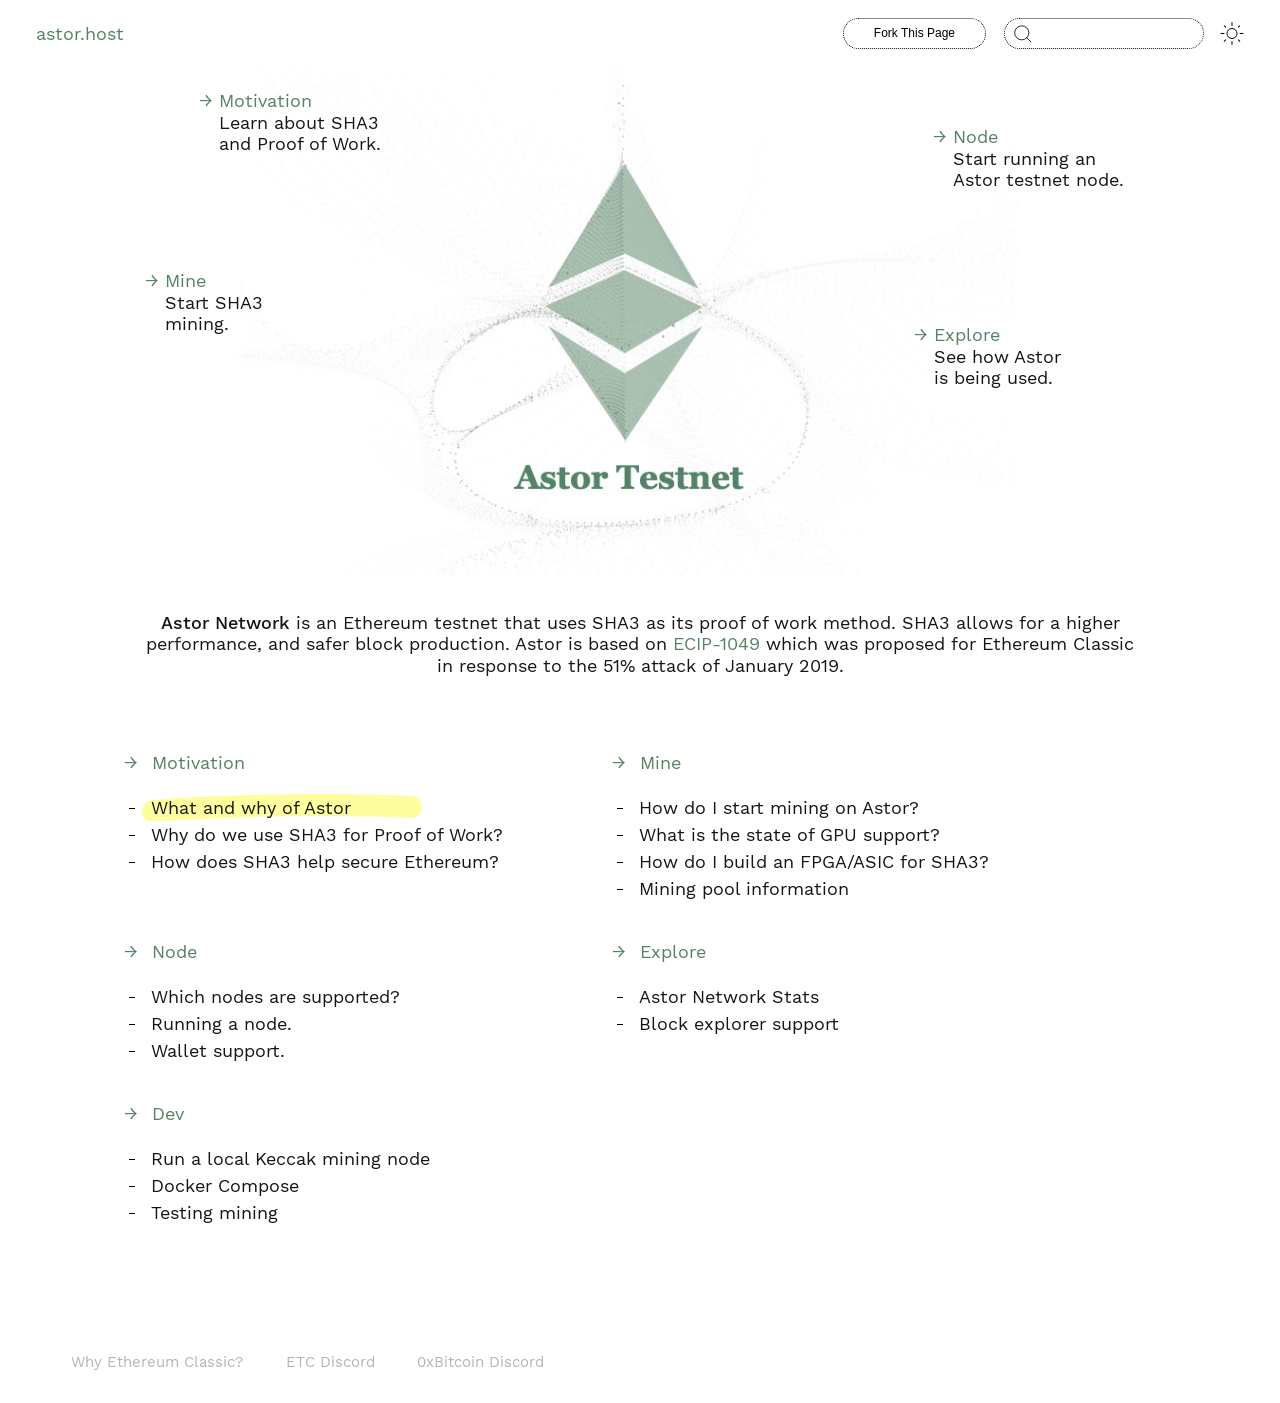
<file: index.html>
<!DOCTYPE html>
<html lang="en-US">
  <head>
    <meta charset="utf-8">
    <meta name="viewport" content="width=device-width,initial-scale=1">
    <title>Home | astor.host</title>
    <meta name="description" content="Astor Network Resources">
    <meta name="viewport" content="width=device-width,initial-scale=1,maximum-scale=1,maximum-scale=1">
  <link rel="icon" type="image/png" href="favicon.png">
    
    <link rel="preload" href="/assets/css/0.styles.310e7f9d.css" as="style"><link rel="preload" href="/assets/js/app.5247c8fb.js" as="script"><link rel="preload" href="/assets/js/3.273e984b.js" as="script"><link rel="preload" href="/assets/js/8.bea71995.js" as="script"><link rel="prefetch" href="/assets/js/10.77381d1f.js"><link rel="prefetch" href="/assets/js/11.20f3daba.js"><link rel="prefetch" href="/assets/js/12.0d34e453.js"><link rel="prefetch" href="/assets/js/13.d09b0bf7.js"><link rel="prefetch" href="/assets/js/14.1d7be906.js"><link rel="prefetch" href="/assets/js/2.b33a9ac1.js"><link rel="prefetch" href="/assets/js/4.f0b7142f.js"><link rel="prefetch" href="/assets/js/5.4ac5419c.js"><link rel="prefetch" href="/assets/js/6.a09c084b.js"><link rel="prefetch" href="/assets/js/7.0fdad3e4.js"><link rel="prefetch" href="/assets/js/9.6da46f6c.js">
    <link rel="stylesheet" href="/assets/css/0.styles.310e7f9d.css">
  </head>
  <body>
    <div id="app" data-server-rendered="true"><div id="wrapper" class="home" data-v-7a4724d8><header class="header-right flex home" data-v-2855cfc8 data-v-7a4724d8><div class="flex" data-v-2855cfc8><div class="sidebar-button" data-v-2855cfc8><svg width="25px" height="20px" viewBox="0 0 25 20" xmlns="http://www.w3.org/2000/svg" aria-hidden="true" role="img" class="icon"><g transform="translate(-22.000000, -2.000000)"><g transform="translate(22.000000, 2.545974)"><path d="M24.7714844,0.5 L0,0.5"></path> <path d="M24.7714844,9.72701303 L0,9.72701303"></path> <path d="M24.7714844,18.9540261 L0,18.9540261"></path></g></g></svg> <a href="/" class="home-link router-link-exact-active router-link-active"><span class="site-name">astor.host</span></a></div> <nav class="nav-links sm-hide" data-v-2855cfc8><ul class="nav-ul"><li class="nav-item"><a href="/" class="nav-link router-link-exact-active router-link-active">astor.host</a></li><li class="nav-item"><a href="/motivation/" class="nav-link">Motivation</a></li><li class="nav-item"><a href="/mine/" class="nav-link">Mine</a></li><li class="nav-item"><a href="/node/" class="nav-link">Node</a></li><li class="nav-item"><a href="/explore/" class="nav-link">Explore</a></li></ul></nav></div> <div class="menu inline flex flex-center" data-v-2855cfc8><a href="https://github.com/antsankov/astor-network" target="_blank" class="sm-hide md-hide" data-v-2855cfc8><button data-v-2855cfc8>Fork This Page</button></a> <div class="search-box" data-v-2855cfc8><input aria-label="Search" autocomplete="off" spellcheck="false" value=""> <!----></div> <a href="#" class="md-up-hide" data-v-2855cfc8><img src="/assets/img/icon-github.3720c649.svg" class="hide-dark" data-v-2855cfc8> <img src="/assets/img/icon-github-white.e05d488b.svg" class="show-dark" data-v-2855cfc8></a> <span class="pointer view-mode" data-v-2855cfc8><img src="/assets/img/icon-sun.f0087fa4.svg" class="hide-dark" data-v-2855cfc8> <img src="/assets/img/icon-moon.0d522939.svg" class="show-dark" data-v-2855cfc8></span></div></header> <div class="hero relative content-block" data-v-44187da6 data-v-7a4724d8><img width="946" height="auto" src="/assets/img/hero.eff3d442.jpg" class="hide-dark" data-v-44187da6> <img width="946" height="auto" src="/assets/img/hero-dark.5fe4451a.jpg" class="show-dark" data-v-44187da6> <div class="hero-block beginners sm-hide" data-v-44187da6><a href="/motivation/" class="block header" data-v-44187da6>→ Motivation</a> <div class="content" data-v-44187da6>Learn about SHA3<br data-v-44187da6>and Proof of Work.</div></div> <div class="hero-block learn sm-hide" data-v-44187da6><a href="/node/" class="block header" data-v-44187da6>→ Node</a> <div class="content" data-v-44187da6>Start running an<br data-v-44187da6>Astor testnet node.</div></div> <div class="hero-block use sm-hide" data-v-44187da6><a href="/mine/" class="block header" data-v-44187da6>→ Mine</a> <div class="content" data-v-44187da6>Start SHA3<br data-v-44187da6>mining.</div></div> <div class="hero-block build sm-hide" data-v-44187da6><a href="/explore/" class="block header" data-v-44187da6>→ Explore</a> <div class="content" data-v-44187da6>See how Astor<br data-v-44187da6> is being used.</div></div></div> <div class="content default"><div class="center"><b>Astor Network</b> is an Ethereum testnet that uses SHA3 as its proof of work method. SHA3 allows for a higher performance, and safer block production. Astor is based on <a href="https://github.com/ethereumclassic/ECIPs/issues/394" target="_blank"> ECIP-1049 </a> which was proposed for Ethereum Classic in response to the 51% attack of January 2019.</div> <div class="intro-blocks"><ul class="intro-block"><li><a href="/motivation/"><span class="arrow">→</span>Motivation</a></li> <li class="highlight">What and why of Astor</li> <li>Why do we use SHA3 for Proof of Work?</li> <li>How does SHA3 help secure Ethereum?</li></ul> <ul class="intro-block"><li><a href="/mine/"><span class="arrow">→</span>Mine</a></li> <li>How do I start mining on Astor?</li> <li>What is the state of GPU support?</li> <li>How do I build an FPGA/ASIC for SHA3?</li> <li>Mining pool information</li></ul> <ul class="intro-block"><li><a href="/node/"><span class="arrow">→</span>Node</a></li> <li>Which nodes are supported?</li> <li>Running a node.</li> <li>Wallet support.</li></ul> <ul class="intro-block"><li><a href="/explore/"><span class="arrow">→</span>Explore</a></li> <li>Astor Network Stats</li> <li>Block explorer support</li></ul> <ul class="intro-block"><li><a href="/dev/"><span class="arrow">→</span>Dev</a></li> <li>Run a local Keccak mining node</li> <li>Docker Compose</li> <li>Testing mining</li></ul></div></div> <div class="sidebar" data-v-7a4724d8><nav class="nav-links"><ul class="nav-ul"><li class="nav-item"><a href="/" class="nav-link router-link-exact-active router-link-active">astor.host</a></li><li class="nav-item"><a href="/motivation/" class="nav-link">Motivation</a></li><li class="nav-item"><a href="/mine/" class="nav-link">Mine</a></li><li class="nav-item"><a href="/node/" class="nav-link">Node</a></li><li class="nav-item"><a href="/explore/" class="nav-link">Explore</a></li></ul></nav>  <!----> </div> <footer class="footer home" data-v-67e1ead7 data-v-7a4724d8><ul data-v-67e1ead7><li data-v-67e1ead7><a href="https://ethereumclassic.org/" target="_blank" data-v-67e1ead7>Why Ethereum Classic?</a></li> <li data-v-67e1ead7><a href="https://discordapp.com/invite/MzGu7F" target="_blank" data-v-67e1ead7>ETC Discord</a></li> <li data-v-67e1ead7><a href="https://discord.gg/JGEqqmS" target="_blank" data-v-67e1ead7>0xBitcoin Discord</a></li></ul></footer></div><div class="global-ui"></div></div>
    <script src="/assets/js/app.5247c8fb.js" defer></script><script src="/assets/js/3.273e984b.js" defer></script><script src="/assets/js/8.bea71995.js" defer></script>
  </body>
</html>
</file>
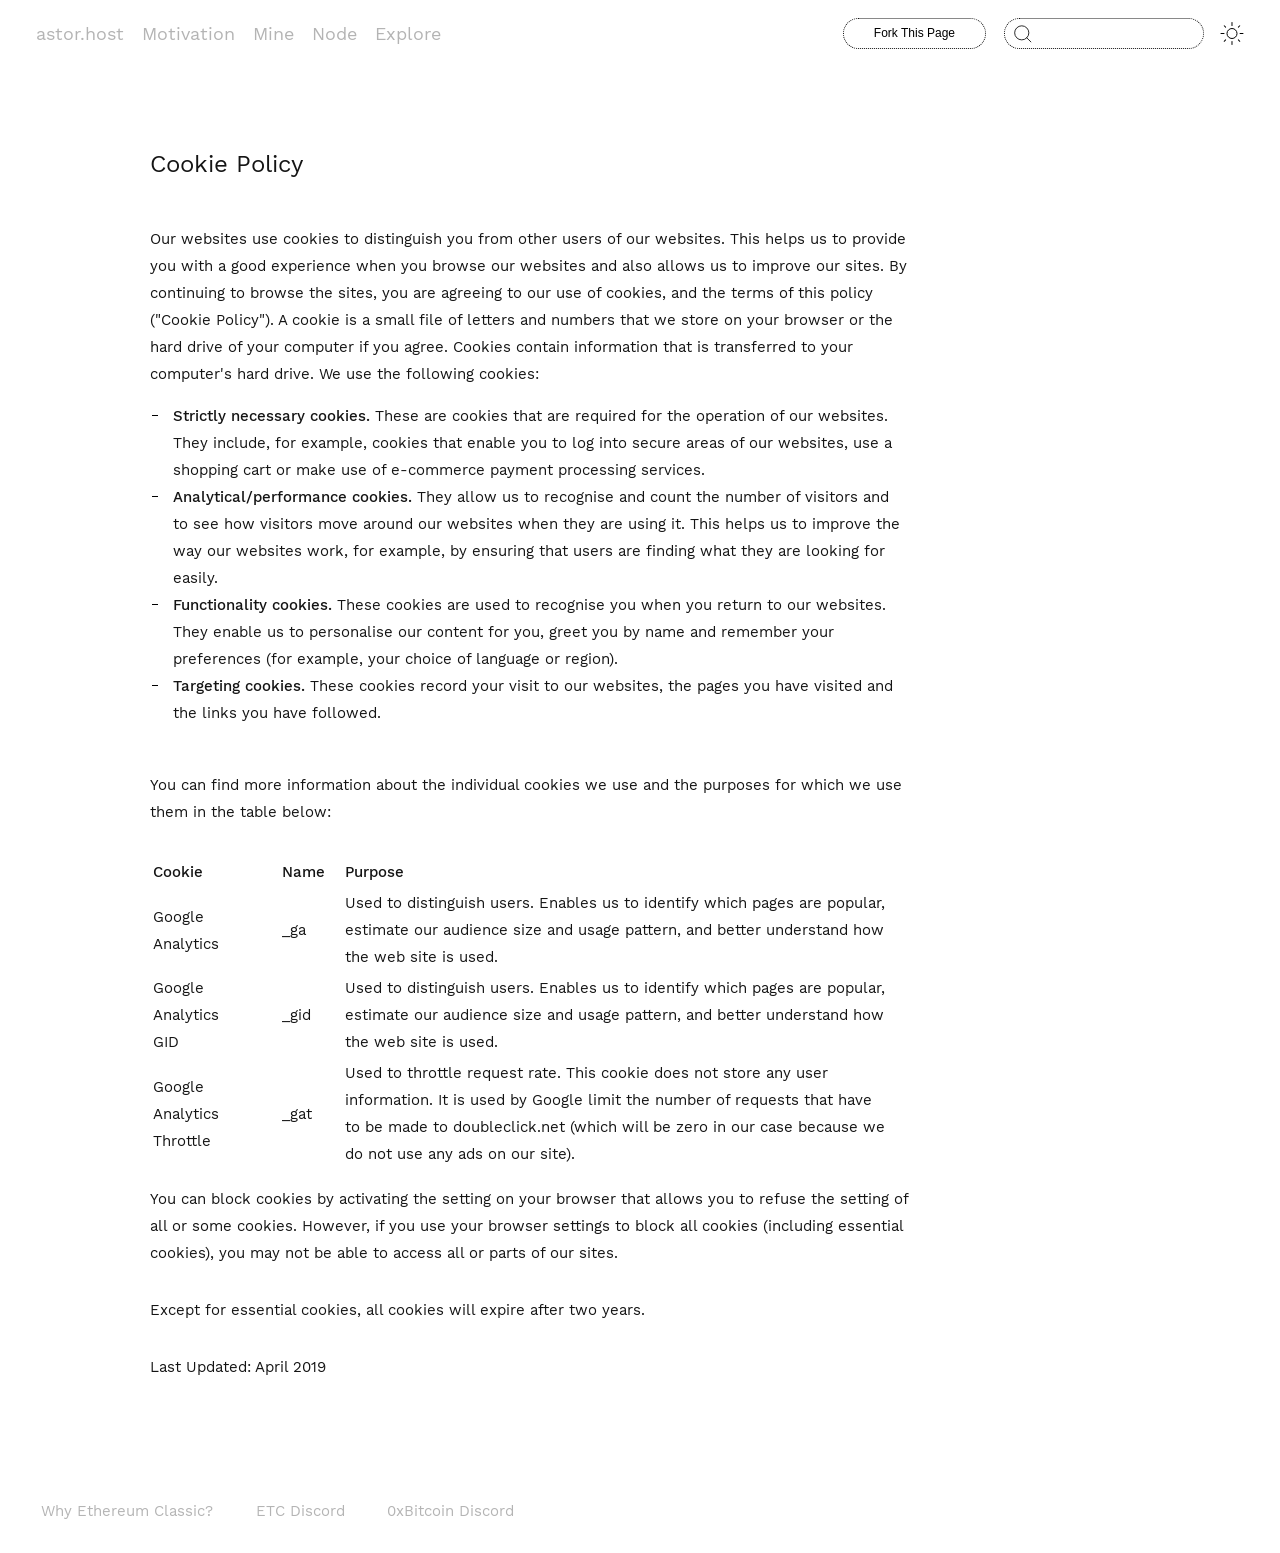
<file: cookie-policy/index.html>
<!DOCTYPE html>
<html lang="en-US">
  <head>
    <meta charset="utf-8">
    <meta name="viewport" content="width=device-width,initial-scale=1">
    <title>Cookie Policy | astor.host</title>
    <meta name="description" content="Astor Network Resources">
    <meta name="viewport" content="width=device-width,initial-scale=1,maximum-scale=1,maximum-scale=1">
  <link rel="icon" type="image/png" href="favicon.png">
    
    <link rel="preload" href="/assets/css/0.styles.310e7f9d.css" as="style"><link rel="preload" href="/assets/js/app.5247c8fb.js" as="script"><link rel="preload" href="/assets/js/3.273e984b.js" as="script"><link rel="preload" href="/assets/js/5.4ac5419c.js" as="script"><link rel="prefetch" href="/assets/js/10.77381d1f.js"><link rel="prefetch" href="/assets/js/11.20f3daba.js"><link rel="prefetch" href="/assets/js/12.0d34e453.js"><link rel="prefetch" href="/assets/js/13.d09b0bf7.js"><link rel="prefetch" href="/assets/js/14.1d7be906.js"><link rel="prefetch" href="/assets/js/2.b33a9ac1.js"><link rel="prefetch" href="/assets/js/4.f0b7142f.js"><link rel="prefetch" href="/assets/js/6.a09c084b.js"><link rel="prefetch" href="/assets/js/7.0fdad3e4.js"><link rel="prefetch" href="/assets/js/8.bea71995.js"><link rel="prefetch" href="/assets/js/9.6da46f6c.js">
    <link rel="stylesheet" href="/assets/css/0.styles.310e7f9d.css">
  </head>
  <body>
    <div id="app" data-server-rendered="true"><div id="wrapper" data-v-7a4724d8><header class="header-right flex" data-v-2855cfc8 data-v-7a4724d8><div class="flex" data-v-2855cfc8><div class="sidebar-button" data-v-2855cfc8><svg width="25px" height="20px" viewBox="0 0 25 20" xmlns="http://www.w3.org/2000/svg" aria-hidden="true" role="img" class="icon"><g transform="translate(-22.000000, -2.000000)"><g transform="translate(22.000000, 2.545974)"><path d="M24.7714844,0.5 L0,0.5"></path> <path d="M24.7714844,9.72701303 L0,9.72701303"></path> <path d="M24.7714844,18.9540261 L0,18.9540261"></path></g></g></svg> <a href="/" class="home-link router-link-active"><span class="site-name">astor.host</span></a></div> <nav class="nav-links sm-hide" data-v-2855cfc8><ul class="nav-ul"><li class="nav-item"><a href="/" class="nav-link">astor.host</a></li><li class="nav-item"><a href="/motivation/" class="nav-link">Motivation</a></li><li class="nav-item"><a href="/mine/" class="nav-link">Mine</a></li><li class="nav-item"><a href="/node/" class="nav-link">Node</a></li><li class="nav-item"><a href="/explore/" class="nav-link">Explore</a></li></ul></nav></div> <div class="menu inline flex flex-center" data-v-2855cfc8><a href="https://github.com/antsankov/astor-network" target="_blank" class="sm-hide md-hide" data-v-2855cfc8><button data-v-2855cfc8>Fork This Page</button></a> <div class="search-box" data-v-2855cfc8><input aria-label="Search" autocomplete="off" spellcheck="false" value=""> <!----></div> <a href="#" class="md-up-hide" data-v-2855cfc8><img src="/assets/img/icon-github.3720c649.svg" class="hide-dark" data-v-2855cfc8> <img src="/assets/img/icon-github-white.e05d488b.svg" class="show-dark" data-v-2855cfc8></a> <span class="pointer view-mode" data-v-2855cfc8><img src="/assets/img/icon-sun.f0087fa4.svg" class="hide-dark" data-v-2855cfc8> <img src="/assets/img/icon-moon.0d522939.svg" class="show-dark" data-v-2855cfc8></span></div></header> <!----> <div class="content default"><h1 id="cookie-policy"><a href="#cookie-policy" aria-hidden="true" class="header-anchor">↳</a> Cookie Policy</h1> <p>Our websites use cookies to distinguish you from other users of our
websites. This helps us to provide you with a good experience when you
browse our websites and also allows us to improve our sites. By
continuing to browse the sites, you are agreeing to our use of cookies,
and the terms of this policy (&quot;Cookie Policy&quot;). A cookie is a small file
of letters and numbers that we store on your browser or the hard drive
of your computer if you agree. Cookies contain information that is
transferred to your computer's hard drive. We use the following cookies:</p> <ul><li><strong>Strictly necessary cookies.</strong> These are cookies that are required
for the operation of our websites. They include, for example,
cookies that enable you to log into secure areas of our websites,
use a shopping cart or make use of e-commerce payment processing
services.</li> <li><strong>Analytical/performance cookies.</strong> They allow us to recognise and
count the number of visitors and to see how visitors move around our
websites when they are using it. This helps us to improve the way
our websites work, for example, by ensuring that users are finding
what they are looking for easily.</li> <li><strong>Functionality cookies.</strong> These cookies are used to recognise you
when you return to our websites. They enable us to personalise our
content for you, greet you by name and remember your preferences
(for example, your choice of language or region).</li> <li><strong>Targeting cookies.</strong> These cookies record your visit to our
websites, the pages you have visited and the links you have
followed.</li></ul> <p>You can find more information about the individual cookies we use and
the purposes for which we use them in the table below:</p> <table><thead><tr><th>Cookie</th> <th>Name</th> <th>Purpose</th></tr></thead> <tbody><tr><td>Google Analytics</td> <td>_ga</td> <td>Used to distinguish users. Enables us to identify which pages are popular, estimate our audience size and usage pattern, and better understand how the web site is used.</td></tr> <tr><td>Google Analytics GID</td> <td>_gid</td> <td>Used to distinguish users. Enables us to identify which pages are popular, estimate our audience size and usage pattern, and better understand how the web site is used.</td></tr> <tr><td>Google Analytics Throttle</td> <td>_gat</td> <td>Used to throttle request rate. This cookie does not store any user information. It is used by Google limit the number of requests that have to be made to doubleclick.net (which will be zero in our case because we do not use any ads on our site).</td></tr></tbody></table> <p>You can block cookies by activating the setting on your browser that
allows you to refuse the setting of all or some cookies. However, if you
use your browser settings to block all cookies (including essential
cookies), you may not be able to access all or parts of our sites.</p> <p>Except for essential cookies, all cookies will expire after two years.</p> <p>Last Updated: April 2019</p></div> <div class="sidebar" data-v-7a4724d8><nav class="nav-links"><ul class="nav-ul"><li class="nav-item"><a href="/" class="nav-link">astor.host</a></li><li class="nav-item"><a href="/motivation/" class="nav-link">Motivation</a></li><li class="nav-item"><a href="/mine/" class="nav-link">Mine</a></li><li class="nav-item"><a href="/node/" class="nav-link">Node</a></li><li class="nav-item"><a href="/explore/" class="nav-link">Explore</a></li></ul></nav>  <!----> </div> <footer class="footer" data-v-67e1ead7 data-v-7a4724d8><ul data-v-67e1ead7><li data-v-67e1ead7><a href="https://ethereumclassic.org/" target="_blank" data-v-67e1ead7>Why Ethereum Classic?</a></li> <li data-v-67e1ead7><a href="https://discordapp.com/invite/MzGu7F" target="_blank" data-v-67e1ead7>ETC Discord</a></li> <li data-v-67e1ead7><a href="https://discord.gg/JGEqqmS" target="_blank" data-v-67e1ead7>0xBitcoin Discord</a></li></ul></footer></div><div class="global-ui"></div></div>
    <script src="/assets/js/app.5247c8fb.js" defer></script><script src="/assets/js/3.273e984b.js" defer></script><script src="/assets/js/5.4ac5419c.js" defer></script>
  </body>
</html>
</file>
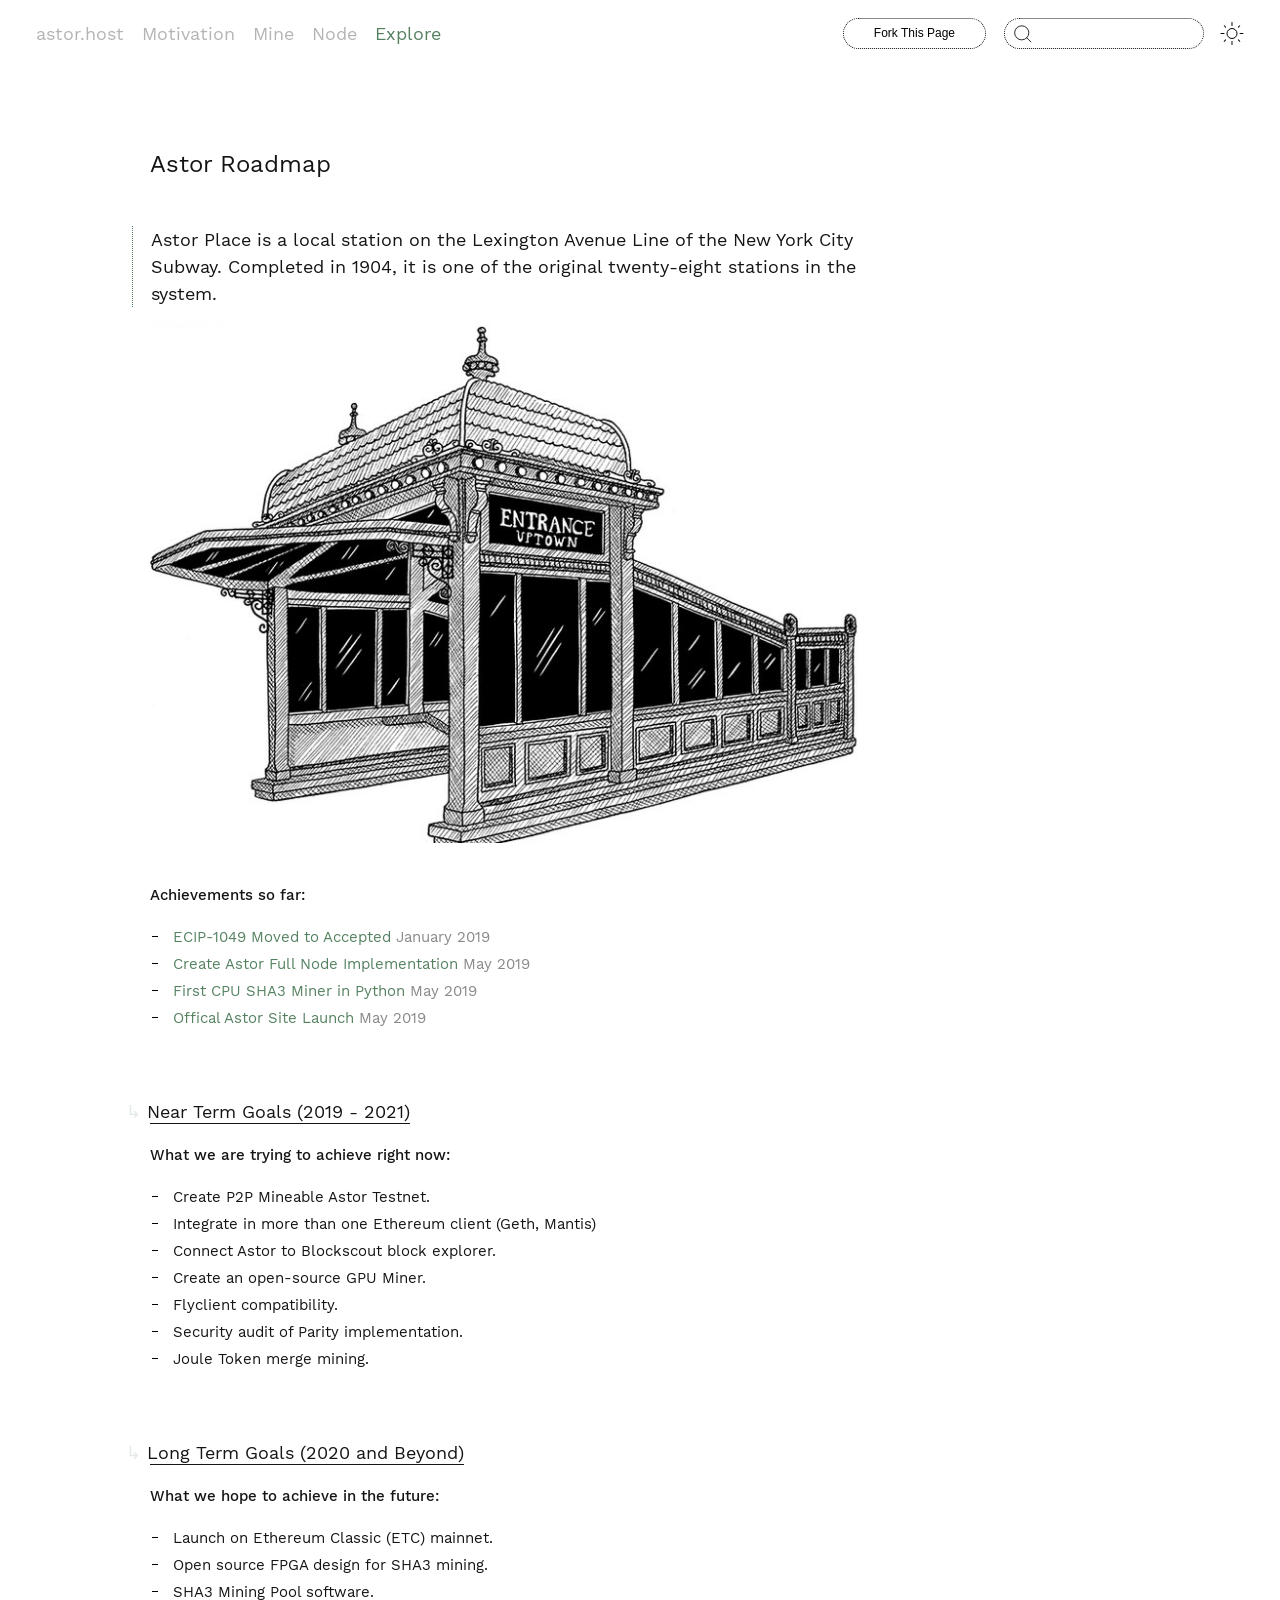
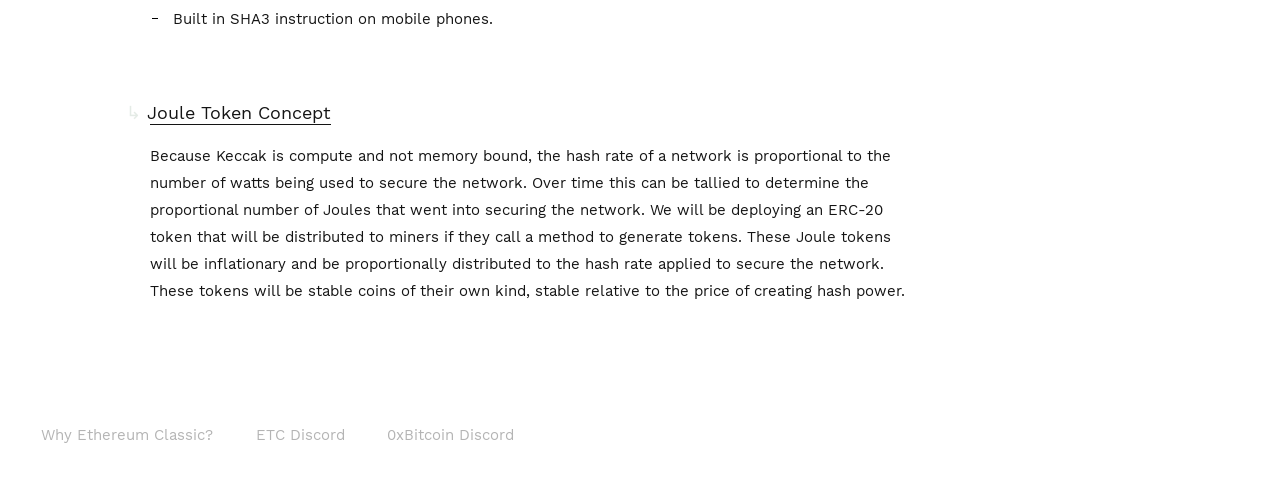
<file: explore/index.html>
<!DOCTYPE html>
<html lang="en-US">
  <head>
    <meta charset="utf-8">
    <meta name="viewport" content="width=device-width,initial-scale=1">
    <title>Explore | astor.host</title>
    <meta name="description" content="Astor Network Resources">
    <meta name="viewport" content="width=device-width,initial-scale=1,maximum-scale=1,maximum-scale=1">
  <link rel="icon" type="image/png" href="favicon.png">
    
    <link rel="preload" href="/assets/css/0.styles.310e7f9d.css" as="style"><link rel="preload" href="/assets/js/app.5247c8fb.js" as="script"><link rel="preload" href="/assets/js/3.273e984b.js" as="script"><link rel="preload" href="/assets/js/7.0fdad3e4.js" as="script"><link rel="prefetch" href="/assets/js/10.77381d1f.js"><link rel="prefetch" href="/assets/js/11.20f3daba.js"><link rel="prefetch" href="/assets/js/12.0d34e453.js"><link rel="prefetch" href="/assets/js/13.d09b0bf7.js"><link rel="prefetch" href="/assets/js/14.1d7be906.js"><link rel="prefetch" href="/assets/js/2.b33a9ac1.js"><link rel="prefetch" href="/assets/js/4.f0b7142f.js"><link rel="prefetch" href="/assets/js/5.4ac5419c.js"><link rel="prefetch" href="/assets/js/6.a09c084b.js"><link rel="prefetch" href="/assets/js/8.bea71995.js"><link rel="prefetch" href="/assets/js/9.6da46f6c.js">
    <link rel="stylesheet" href="/assets/css/0.styles.310e7f9d.css">
  </head>
  <body>
    <div id="app" data-server-rendered="true"><div id="wrapper" data-v-7a4724d8><header class="header-right flex" data-v-2855cfc8 data-v-7a4724d8><div class="flex" data-v-2855cfc8><div class="sidebar-button" data-v-2855cfc8><svg width="25px" height="20px" viewBox="0 0 25 20" xmlns="http://www.w3.org/2000/svg" aria-hidden="true" role="img" class="icon"><g transform="translate(-22.000000, -2.000000)"><g transform="translate(22.000000, 2.545974)"><path d="M24.7714844,0.5 L0,0.5"></path> <path d="M24.7714844,9.72701303 L0,9.72701303"></path> <path d="M24.7714844,18.9540261 L0,18.9540261"></path></g></g></svg> <a href="/" class="home-link router-link-active"><span class="site-name">astor.host</span></a></div> <nav class="nav-links sm-hide" data-v-2855cfc8><ul class="nav-ul"><li class="nav-item"><a href="/" class="nav-link">astor.host</a></li><li class="nav-item"><a href="/motivation/" class="nav-link">Motivation</a></li><li class="nav-item"><a href="/mine/" class="nav-link">Mine</a></li><li class="nav-item"><a href="/node/" class="nav-link">Node</a></li><li class="nav-item"><a href="/explore/" class="nav-link router-link-exact-active router-link-active">Explore</a></li></ul></nav></div> <div class="menu inline flex flex-center" data-v-2855cfc8><a href="https://github.com/antsankov/astor-network" target="_blank" class="sm-hide md-hide" data-v-2855cfc8><button data-v-2855cfc8>Fork This Page</button></a> <div class="search-box" data-v-2855cfc8><input aria-label="Search" autocomplete="off" spellcheck="false" value=""> <!----></div> <a href="#" class="md-up-hide" data-v-2855cfc8><img src="/assets/img/icon-github.3720c649.svg" class="hide-dark" data-v-2855cfc8> <img src="/assets/img/icon-github-white.e05d488b.svg" class="show-dark" data-v-2855cfc8></a> <span class="pointer view-mode" data-v-2855cfc8><img src="/assets/img/icon-sun.f0087fa4.svg" class="hide-dark" data-v-2855cfc8> <img src="/assets/img/icon-moon.0d522939.svg" class="show-dark" data-v-2855cfc8></span></div></header> <!----> <div class="content default"><h1 id="astor-roadmap"><a href="#astor-roadmap" aria-hidden="true" class="header-anchor">↳</a> Astor Roadmap</h1> <div class="featured">Astor Place is a local station on the Lexington Avenue Line of the New York City Subway. Completed in 1904, it is one of the original twenty-eight stations in the system.</div> <p><img src="/astor.png" alt=""></p> <p><strong>Achievements so far:</strong></p> <ul><li><a href="https://github.com/ethereumclassic/ECIPs/issues/394" target="_blank" rel="noopener noreferrer">ECIP-1049 Moved to Accepted<svg xmlns="http://www.w3.org/2000/svg" aria-hidden="true" x="0px" y="0px" viewBox="0 0 100 100" width="15" height="15" class="icon outbound"><path fill="currentColor" d="M18.8,85.1h56l0,0c2.2,0,4-1.8,4-4v-32h-8v28h-48v-48h28v-8h-32l0,0c-2.2,0-4,1.8-4,4v56C14.8,83.3,16.6,85.1,18.8,85.1z"></path> <polygon fill="currentColor" points="45.7,48.7 51.3,54.3 77.2,28.5 77.2,37.2 85.2,37.2 85.2,14.9 62.8,14.9 62.8,22.9 71.5,22.9"></polygon></svg></a> <em>January 2019</em></li> <li><a href="https://github.com/snissn/parity-ethereum/tree/progpow_guts_hack" target="_blank" rel="noopener noreferrer">Create Astor Full Node Implementation<svg xmlns="http://www.w3.org/2000/svg" aria-hidden="true" x="0px" y="0px" viewBox="0 0 100 100" width="15" height="15" class="icon outbound"><path fill="currentColor" d="M18.8,85.1h56l0,0c2.2,0,4-1.8,4-4v-32h-8v28h-48v-48h28v-8h-32l0,0c-2.2,0-4,1.8-4,4v56C14.8,83.3,16.6,85.1,18.8,85.1z"></path> <polygon fill="currentColor" points="45.7,48.7 51.3,54.3 77.2,28.5 77.2,37.2 85.2,37.2 85.2,14.9 62.8,14.9 62.8,22.9 71.5,22.9"></polygon></svg></a> <em>May 2019</em></li> <li><a href="https://github.com/snissn/ethereum-cpu-miner" target="_blank" rel="noopener noreferrer">First CPU SHA3 Miner in Python<svg xmlns="http://www.w3.org/2000/svg" aria-hidden="true" x="0px" y="0px" viewBox="0 0 100 100" width="15" height="15" class="icon outbound"><path fill="currentColor" d="M18.8,85.1h56l0,0c2.2,0,4-1.8,4-4v-32h-8v28h-48v-48h28v-8h-32l0,0c-2.2,0-4,1.8-4,4v56C14.8,83.3,16.6,85.1,18.8,85.1z"></path> <polygon fill="currentColor" points="45.7,48.7 51.3,54.3 77.2,28.5 77.2,37.2 85.2,37.2 85.2,14.9 62.8,14.9 62.8,22.9 71.5,22.9"></polygon></svg></a> <em>May 2019</em></li> <li><a href="http://astor.host" target="_blank" rel="noopener noreferrer">Offical Astor Site Launch<svg xmlns="http://www.w3.org/2000/svg" aria-hidden="true" x="0px" y="0px" viewBox="0 0 100 100" width="15" height="15" class="icon outbound"><path fill="currentColor" d="M18.8,85.1h56l0,0c2.2,0,4-1.8,4-4v-32h-8v28h-48v-48h28v-8h-32l0,0c-2.2,0-4,1.8-4,4v56C14.8,83.3,16.6,85.1,18.8,85.1z"></path> <polygon fill="currentColor" points="45.7,48.7 51.3,54.3 77.2,28.5 77.2,37.2 85.2,37.2 85.2,14.9 62.8,14.9 62.8,22.9 71.5,22.9"></polygon></svg></a> <em>May 2019</em></li></ul> <h2 id="near-term-goals-2019-2021"><a href="#near-term-goals-2019-2021" aria-hidden="true" class="header-anchor">↳</a> Near Term Goals (2019 - 2021)</h2> <p><strong>What we are trying to achieve right now:</strong></p> <ul><li>Create P2P Mineable Astor Testnet.</li> <li>Integrate in more than one Ethereum client (Geth, Mantis)</li> <li>Connect Astor to Blockscout block explorer.</li> <li>Create an open-source GPU Miner.</li> <li>Flyclient compatibility.</li> <li>Security audit of Parity implementation.</li> <li>Joule Token merge mining.</li></ul> <h2 id="long-term-goals-2020-and-beyond"><a href="#long-term-goals-2020-and-beyond" aria-hidden="true" class="header-anchor">↳</a> Long Term Goals (2020 and Beyond)</h2> <p><strong>What we hope to achieve in the future:</strong></p> <ul><li>Launch on Ethereum Classic (ETC) mainnet.</li> <li>Open source FPGA design for SHA3 mining.</li> <li>SHA3 Mining Pool software.</li> <li>Built in SHA3 instruction on mobile phones.</li></ul> <h2 id="joule-token-concept"><a href="#joule-token-concept" aria-hidden="true" class="header-anchor">↳</a> Joule Token Concept</h2> <p>Because Keccak is compute and not memory bound, the hash rate  of a network is proportional to the number of watts being used to secure the network. Over time this can be tallied to determine the proportional number of Joules that went into securing the network. We will be deploying an ERC-20 token that will be distributed to miners if they call a method to generate tokens. These Joule tokens will be inflationary and be proportionally distributed to the hash rate applied to secure the network. These tokens will be stable coins of their own kind, stable relative to the price of creating hash power.</p></div> <div class="sidebar" data-v-7a4724d8><nav class="nav-links"><ul class="nav-ul"><li class="nav-item"><a href="/" class="nav-link">astor.host</a></li><li class="nav-item"><a href="/motivation/" class="nav-link">Motivation</a></li><li class="nav-item"><a href="/mine/" class="nav-link">Mine</a></li><li class="nav-item"><a href="/node/" class="nav-link">Node</a></li><li class="nav-item"><a href="/explore/" class="nav-link router-link-exact-active router-link-active">Explore</a></li></ul></nav>  <!----> </div> <footer class="footer" data-v-67e1ead7 data-v-7a4724d8><ul data-v-67e1ead7><li data-v-67e1ead7><a href="https://ethereumclassic.org/" target="_blank" data-v-67e1ead7>Why Ethereum Classic?</a></li> <li data-v-67e1ead7><a href="https://discordapp.com/invite/MzGu7F" target="_blank" data-v-67e1ead7>ETC Discord</a></li> <li data-v-67e1ead7><a href="https://discord.gg/JGEqqmS" target="_blank" data-v-67e1ead7>0xBitcoin Discord</a></li></ul></footer></div><div class="global-ui"></div></div>
    <script src="/assets/js/app.5247c8fb.js" defer></script><script src="/assets/js/3.273e984b.js" defer></script><script src="/assets/js/7.0fdad3e4.js" defer></script>
  </body>
</html>
</file>
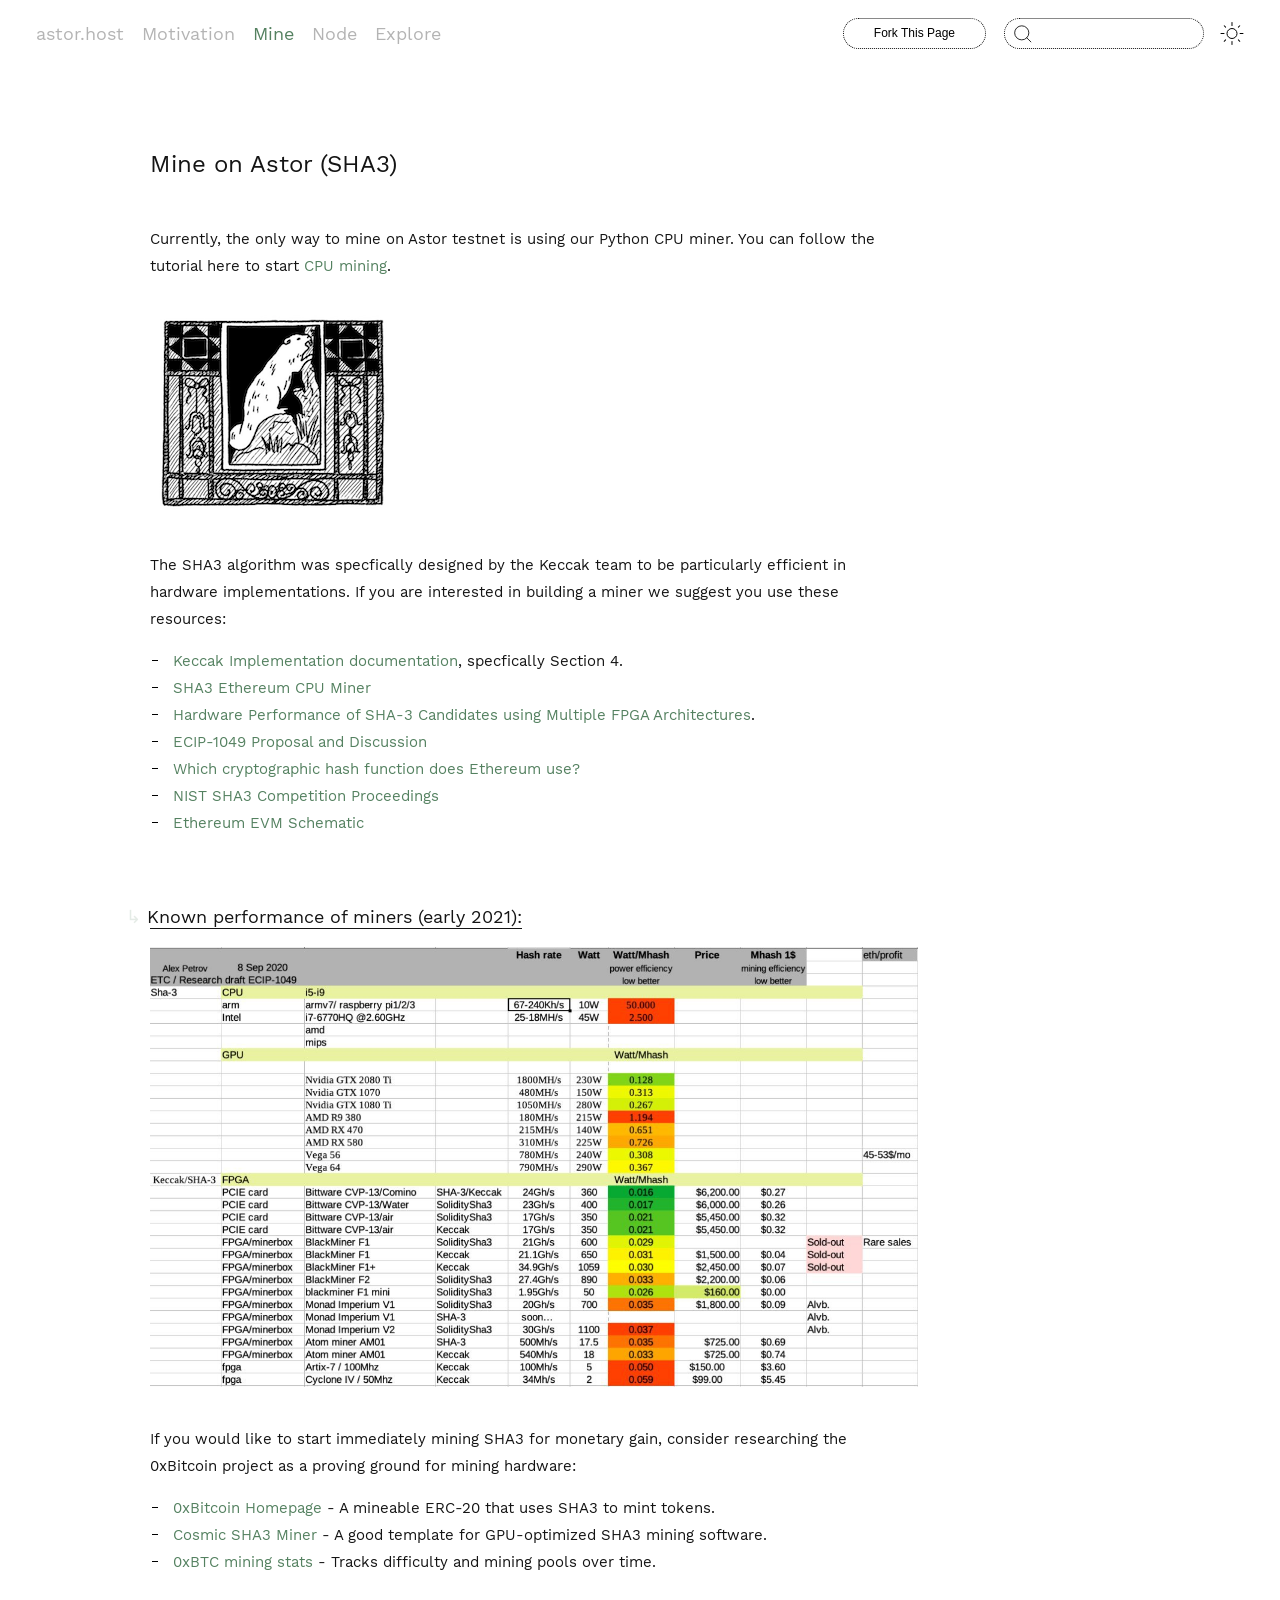
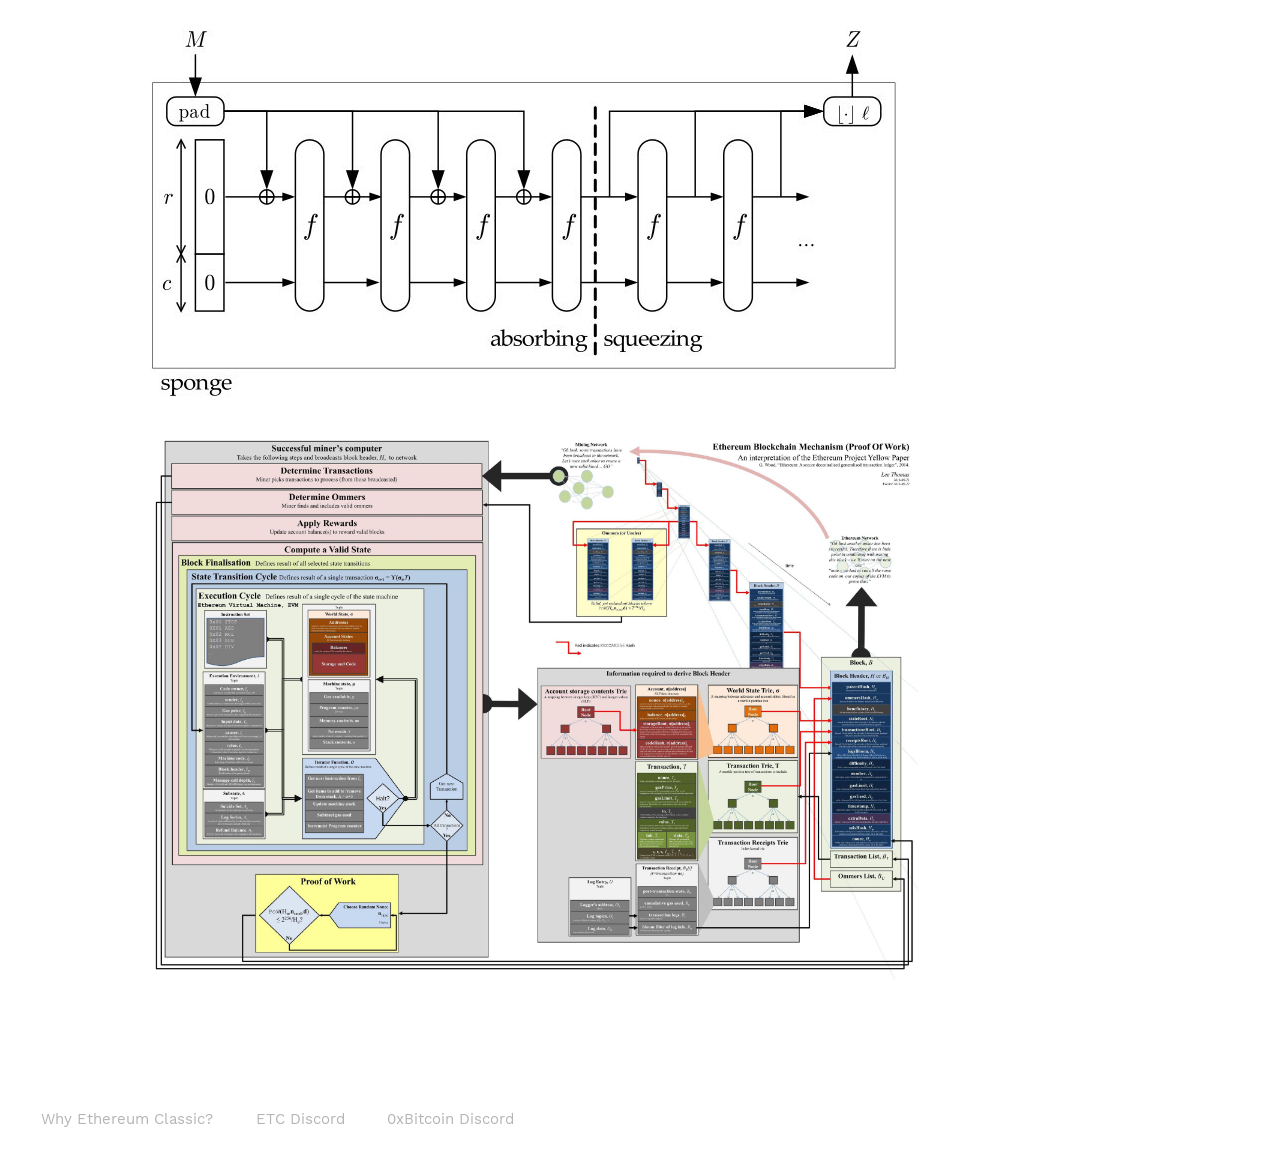
<file: mine/index.html>
<!DOCTYPE html>
<html lang="en-US">
  <head>
    <meta charset="utf-8">
    <meta name="viewport" content="width=device-width,initial-scale=1">
    <title>Mine | astor.host</title>
    <meta name="description" content="Astor Network Resources">
    <meta name="viewport" content="width=device-width,initial-scale=1,maximum-scale=1,maximum-scale=1">
  <link rel="icon" type="image/png" href="favicon.png">
    
    <link rel="preload" href="/assets/css/0.styles.310e7f9d.css" as="style"><link rel="preload" href="/assets/js/app.5247c8fb.js" as="script"><link rel="preload" href="/assets/js/3.273e984b.js" as="script"><link rel="preload" href="/assets/js/9.6da46f6c.js" as="script"><link rel="prefetch" href="/assets/js/10.77381d1f.js"><link rel="prefetch" href="/assets/js/11.20f3daba.js"><link rel="prefetch" href="/assets/js/12.0d34e453.js"><link rel="prefetch" href="/assets/js/13.d09b0bf7.js"><link rel="prefetch" href="/assets/js/14.1d7be906.js"><link rel="prefetch" href="/assets/js/2.b33a9ac1.js"><link rel="prefetch" href="/assets/js/4.f0b7142f.js"><link rel="prefetch" href="/assets/js/5.4ac5419c.js"><link rel="prefetch" href="/assets/js/6.a09c084b.js"><link rel="prefetch" href="/assets/js/7.0fdad3e4.js"><link rel="prefetch" href="/assets/js/8.bea71995.js">
    <link rel="stylesheet" href="/assets/css/0.styles.310e7f9d.css">
  </head>
  <body>
    <div id="app" data-server-rendered="true"><div id="wrapper" data-v-7a4724d8><header class="header-right flex" data-v-2855cfc8 data-v-7a4724d8><div class="flex" data-v-2855cfc8><div class="sidebar-button" data-v-2855cfc8><svg width="25px" height="20px" viewBox="0 0 25 20" xmlns="http://www.w3.org/2000/svg" aria-hidden="true" role="img" class="icon"><g transform="translate(-22.000000, -2.000000)"><g transform="translate(22.000000, 2.545974)"><path d="M24.7714844,0.5 L0,0.5"></path> <path d="M24.7714844,9.72701303 L0,9.72701303"></path> <path d="M24.7714844,18.9540261 L0,18.9540261"></path></g></g></svg> <a href="/" class="home-link router-link-active"><span class="site-name">astor.host</span></a></div> <nav class="nav-links sm-hide" data-v-2855cfc8><ul class="nav-ul"><li class="nav-item"><a href="/" class="nav-link">astor.host</a></li><li class="nav-item"><a href="/motivation/" class="nav-link">Motivation</a></li><li class="nav-item"><a href="/mine/" class="nav-link router-link-exact-active router-link-active">Mine</a></li><li class="nav-item"><a href="/node/" class="nav-link">Node</a></li><li class="nav-item"><a href="/explore/" class="nav-link">Explore</a></li></ul></nav></div> <div class="menu inline flex flex-center" data-v-2855cfc8><a href="https://github.com/antsankov/astor-network" target="_blank" class="sm-hide md-hide" data-v-2855cfc8><button data-v-2855cfc8>Fork This Page</button></a> <div class="search-box" data-v-2855cfc8><input aria-label="Search" autocomplete="off" spellcheck="false" value=""> <!----></div> <a href="#" class="md-up-hide" data-v-2855cfc8><img src="/assets/img/icon-github.3720c649.svg" class="hide-dark" data-v-2855cfc8> <img src="/assets/img/icon-github-white.e05d488b.svg" class="show-dark" data-v-2855cfc8></a> <span class="pointer view-mode" data-v-2855cfc8><img src="/assets/img/icon-sun.f0087fa4.svg" class="hide-dark" data-v-2855cfc8> <img src="/assets/img/icon-moon.0d522939.svg" class="show-dark" data-v-2855cfc8></span></div></header> <!----> <div class="content default"><h1 id="mine-on-astor-sha3"><a href="#mine-on-astor-sha3" aria-hidden="true" class="header-anchor">↳</a> Mine on Astor (SHA3)</h1> <p>Currently, the only way to mine on Astor testnet is using our Python CPU miner. You can follow the tutorial here to start <a href="/node/#using-a-miner-with-parity">CPU mining</a>.</p> <p><img src="/beaver.png" alt="Beaver"></p> <p>The SHA3 algorithm was specfically designed by the Keccak team to be particularly efficient in hardware implementations. If you are interested in building a miner we suggest you use these resources:</p> <ul><li><a href="https://keccak.team/files/Keccak-implementation-3.2.pdf" target="_blank" rel="noopener noreferrer">Keccak Implementation documentation<svg xmlns="http://www.w3.org/2000/svg" aria-hidden="true" x="0px" y="0px" viewBox="0 0 100 100" width="15" height="15" class="icon outbound"><path fill="currentColor" d="M18.8,85.1h56l0,0c2.2,0,4-1.8,4-4v-32h-8v28h-48v-48h28v-8h-32l0,0c-2.2,0-4,1.8-4,4v56C14.8,83.3,16.6,85.1,18.8,85.1z"></path> <polygon fill="currentColor" points="45.7,48.7 51.3,54.3 77.2,28.5 77.2,37.2 85.2,37.2 85.2,14.9 62.8,14.9 62.8,22.9 71.5,22.9"></polygon></svg></a>, specfically Section 4.</li> <li><a href="https://github.com/snissn/ethereum-cpu-miner" target="_blank" rel="noopener noreferrer">SHA3 Ethereum CPU Miner<svg xmlns="http://www.w3.org/2000/svg" aria-hidden="true" x="0px" y="0px" viewBox="0 0 100 100" width="15" height="15" class="icon outbound"><path fill="currentColor" d="M18.8,85.1h56l0,0c2.2,0,4-1.8,4-4v-32h-8v28h-48v-48h28v-8h-32l0,0c-2.2,0-4,1.8-4,4v56C14.8,83.3,16.6,85.1,18.8,85.1z"></path> <polygon fill="currentColor" points="45.7,48.7 51.3,54.3 77.2,28.5 77.2,37.2 85.2,37.2 85.2,14.9 62.8,14.9 62.8,22.9 71.5,22.9"></polygon></svg></a></li> <li><a href="https://web.archive.org/web/20120504073240/http://www.ecrypt.eu.org/hash2011/proceedings/hash2011_07.pdf" target="_blank" rel="noopener noreferrer">Hardware Performance of SHA-3 Candidates using Multiple FPGA Architectures<svg xmlns="http://www.w3.org/2000/svg" aria-hidden="true" x="0px" y="0px" viewBox="0 0 100 100" width="15" height="15" class="icon outbound"><path fill="currentColor" d="M18.8,85.1h56l0,0c2.2,0,4-1.8,4-4v-32h-8v28h-48v-48h28v-8h-32l0,0c-2.2,0-4,1.8-4,4v56C14.8,83.3,16.6,85.1,18.8,85.1z"></path> <polygon fill="currentColor" points="45.7,48.7 51.3,54.3 77.2,28.5 77.2,37.2 85.2,37.2 85.2,14.9 62.8,14.9 62.8,22.9 71.5,22.9"></polygon></svg></a>.</li> <li><a href="https://github.com/ethereumclassic/ECIPs/issues/394" target="_blank" rel="noopener noreferrer">ECIP-1049 Proposal and Discussion<svg xmlns="http://www.w3.org/2000/svg" aria-hidden="true" x="0px" y="0px" viewBox="0 0 100 100" width="15" height="15" class="icon outbound"><path fill="currentColor" d="M18.8,85.1h56l0,0c2.2,0,4-1.8,4-4v-32h-8v28h-48v-48h28v-8h-32l0,0c-2.2,0-4,1.8-4,4v56C14.8,83.3,16.6,85.1,18.8,85.1z"></path> <polygon fill="currentColor" points="45.7,48.7 51.3,54.3 77.2,28.5 77.2,37.2 85.2,37.2 85.2,14.9 62.8,14.9 62.8,22.9 71.5,22.9"></polygon></svg></a></li> <li><a href="https://ethereum.stackexchange.com/questions/550/which-cryptographic-hash-function-does-ethereum-use" target="_blank" rel="noopener noreferrer">Which cryptographic hash function does Ethereum use?<svg xmlns="http://www.w3.org/2000/svg" aria-hidden="true" x="0px" y="0px" viewBox="0 0 100 100" width="15" height="15" class="icon outbound"><path fill="currentColor" d="M18.8,85.1h56l0,0c2.2,0,4-1.8,4-4v-32h-8v28h-48v-48h28v-8h-32l0,0c-2.2,0-4,1.8-4,4v56C14.8,83.3,16.6,85.1,18.8,85.1z"></path> <polygon fill="currentColor" points="45.7,48.7 51.3,54.3 77.2,28.5 77.2,37.2 85.2,37.2 85.2,14.9 62.8,14.9 62.8,22.9 71.5,22.9"></polygon></svg></a></li> <li><a href="https://csrc.nist.gov/projects/hash-functions/sha-3-project" target="_blank" rel="noopener noreferrer">NIST SHA3 Competition Proceedings<svg xmlns="http://www.w3.org/2000/svg" aria-hidden="true" x="0px" y="0px" viewBox="0 0 100 100" width="15" height="15" class="icon outbound"><path fill="currentColor" d="M18.8,85.1h56l0,0c2.2,0,4-1.8,4-4v-32h-8v28h-48v-48h28v-8h-32l0,0c-2.2,0-4,1.8-4,4v56C14.8,83.3,16.6,85.1,18.8,85.1z"></path> <polygon fill="currentColor" points="45.7,48.7 51.3,54.3 77.2,28.5 77.2,37.2 85.2,37.2 85.2,14.9 62.8,14.9 62.8,22.9 71.5,22.9"></polygon></svg></a></li> <li><a href="/evm.jpg">Ethereum EVM Schematic</a></li></ul> <h2 id="known-performance-of-miners-early-2021"><a href="#known-performance-of-miners-early-2021" aria-hidden="true" class="header-anchor">↳</a> Known performance of miners (early 2021):</h2> <p><img src="/miners.jpg" alt="Miners"></p> <p>If you would like to start immediately mining SHA3 for monetary gain, consider researching the 0xBitcoin project as a proving ground for mining hardware:</p> <ul><li><a href="https://0xbitcoin.org" target="_blank" rel="noopener noreferrer">0xBitcoin Homepage<svg xmlns="http://www.w3.org/2000/svg" aria-hidden="true" x="0px" y="0px" viewBox="0 0 100 100" width="15" height="15" class="icon outbound"><path fill="currentColor" d="M18.8,85.1h56l0,0c2.2,0,4-1.8,4-4v-32h-8v28h-48v-48h28v-8h-32l0,0c-2.2,0-4,1.8-4,4v56C14.8,83.3,16.6,85.1,18.8,85.1z"></path> <polygon fill="currentColor" points="45.7,48.7 51.3,54.3 77.2,28.5 77.2,37.2 85.2,37.2 85.2,14.9 62.8,14.9 62.8,22.9 71.5,22.9"></polygon></svg></a> - A mineable ERC-20 that uses SHA3 to mint tokens.</li> <li><a href="https://bitbucket.org/LieutenantTofu/cosmic-v3/downloads/" target="_blank" rel="noopener noreferrer">Cosmic SHA3 Miner<svg xmlns="http://www.w3.org/2000/svg" aria-hidden="true" x="0px" y="0px" viewBox="0 0 100 100" width="15" height="15" class="icon outbound"><path fill="currentColor" d="M18.8,85.1h56l0,0c2.2,0,4-1.8,4-4v-32h-8v28h-48v-48h28v-8h-32l0,0c-2.2,0-4,1.8-4,4v56C14.8,83.3,16.6,85.1,18.8,85.1z"></path> <polygon fill="currentColor" points="45.7,48.7 51.3,54.3 77.2,28.5 77.2,37.2 85.2,37.2 85.2,14.9 62.8,14.9 62.8,22.9 71.5,22.9"></polygon></svg></a> - A good template for GPU-optimized SHA3 mining software.</li> <li><a href="https://0x1d00ffff.github.io/0xBTC-Stats/?page=graphs#difficulty" target="_blank" rel="noopener noreferrer">0xBTC mining stats<svg xmlns="http://www.w3.org/2000/svg" aria-hidden="true" x="0px" y="0px" viewBox="0 0 100 100" width="15" height="15" class="icon outbound"><path fill="currentColor" d="M18.8,85.1h56l0,0c2.2,0,4-1.8,4-4v-32h-8v28h-48v-48h28v-8h-32l0,0c-2.2,0-4,1.8-4,4v56C14.8,83.3,16.6,85.1,18.8,85.1z"></path> <polygon fill="currentColor" points="45.7,48.7 51.3,54.3 77.2,28.5 77.2,37.2 85.2,37.2 85.2,14.9 62.8,14.9 62.8,22.9 71.5,22.9"></polygon></svg></a> - Tracks difficulty and mining pools over time.</li></ul> <p><img src="/keccak.jpg" alt="Keccak"></p> <p><img src="/evm.jpg" alt="EVM"></p></div> <div class="sidebar" data-v-7a4724d8><nav class="nav-links"><ul class="nav-ul"><li class="nav-item"><a href="/" class="nav-link">astor.host</a></li><li class="nav-item"><a href="/motivation/" class="nav-link">Motivation</a></li><li class="nav-item"><a href="/mine/" class="nav-link router-link-exact-active router-link-active">Mine</a></li><li class="nav-item"><a href="/node/" class="nav-link">Node</a></li><li class="nav-item"><a href="/explore/" class="nav-link">Explore</a></li></ul></nav>  <!----> </div> <footer class="footer" data-v-67e1ead7 data-v-7a4724d8><ul data-v-67e1ead7><li data-v-67e1ead7><a href="https://ethereumclassic.org/" target="_blank" data-v-67e1ead7>Why Ethereum Classic?</a></li> <li data-v-67e1ead7><a href="https://discordapp.com/invite/MzGu7F" target="_blank" data-v-67e1ead7>ETC Discord</a></li> <li data-v-67e1ead7><a href="https://discord.gg/JGEqqmS" target="_blank" data-v-67e1ead7>0xBitcoin Discord</a></li></ul></footer></div><div class="global-ui"></div></div>
    <script src="/assets/js/app.5247c8fb.js" defer></script><script src="/assets/js/3.273e984b.js" defer></script><script src="/assets/js/9.6da46f6c.js" defer></script>
  </body>
</html>
</file>
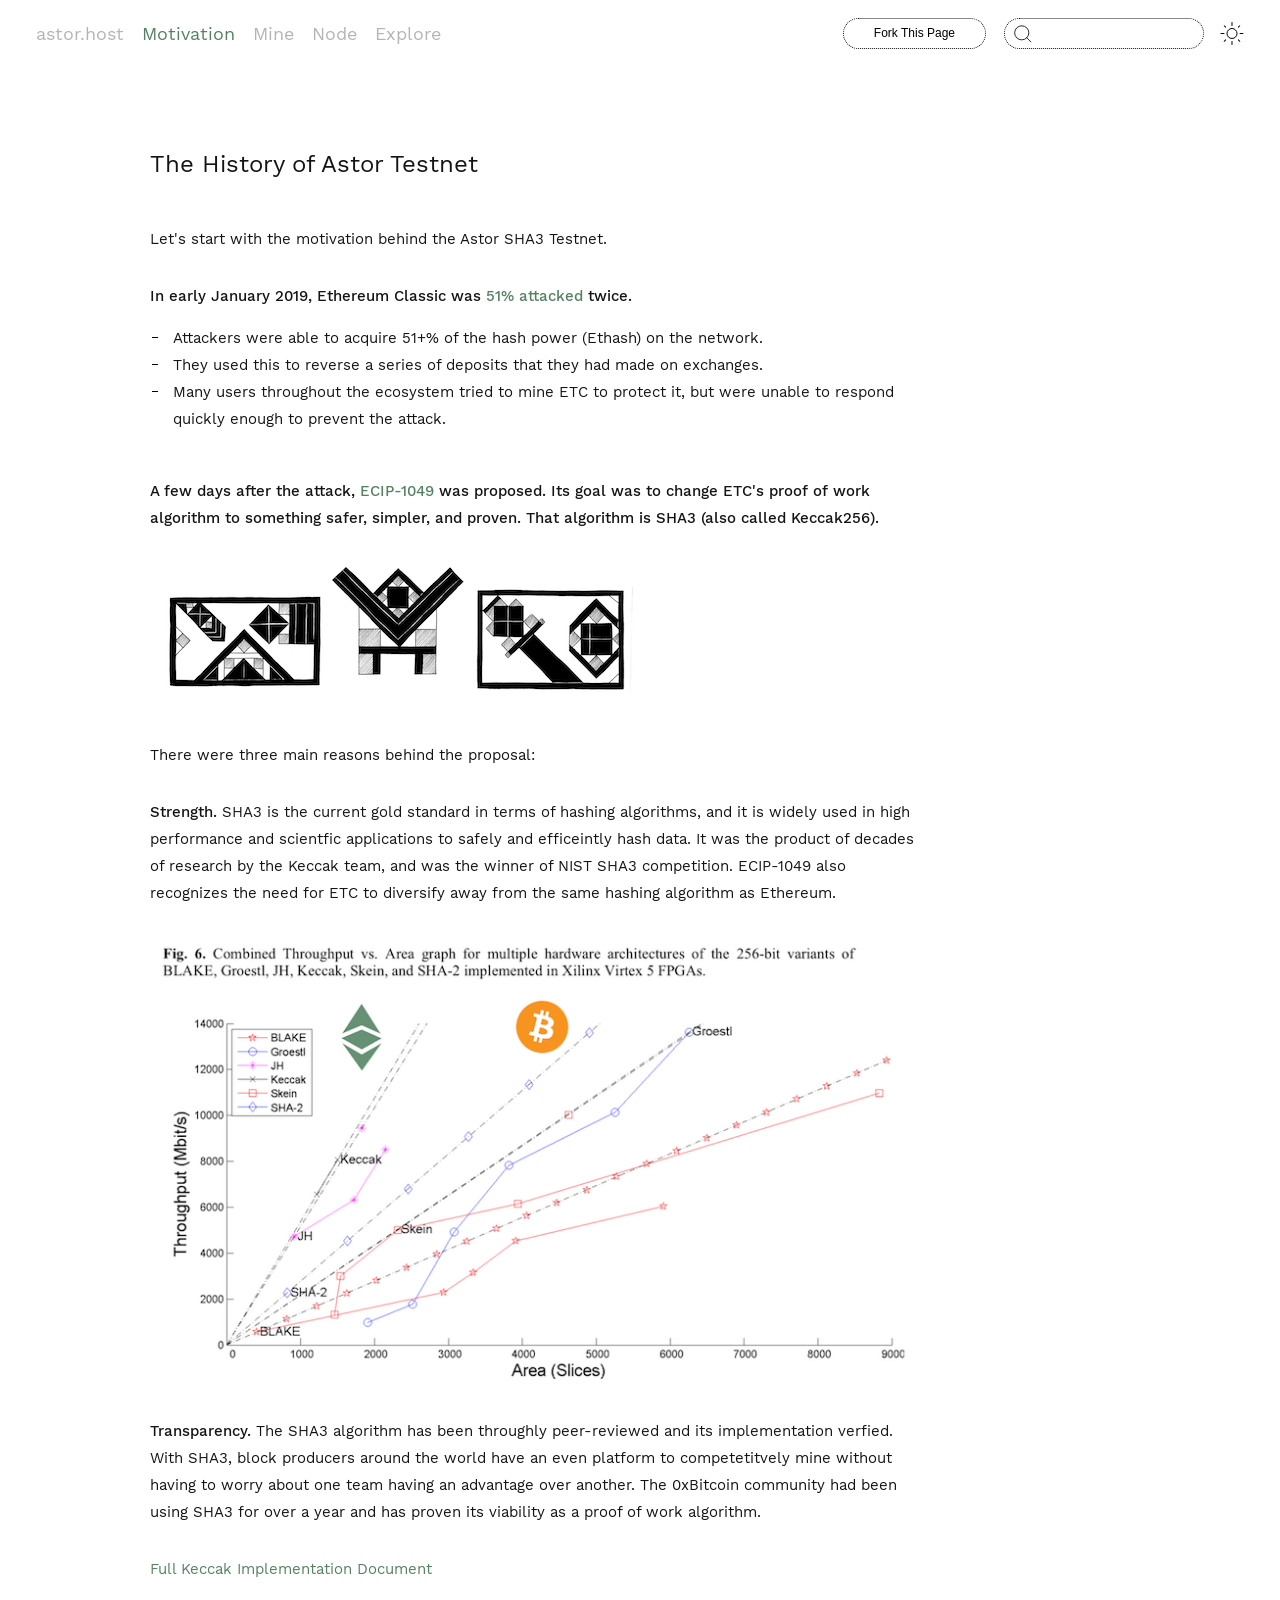
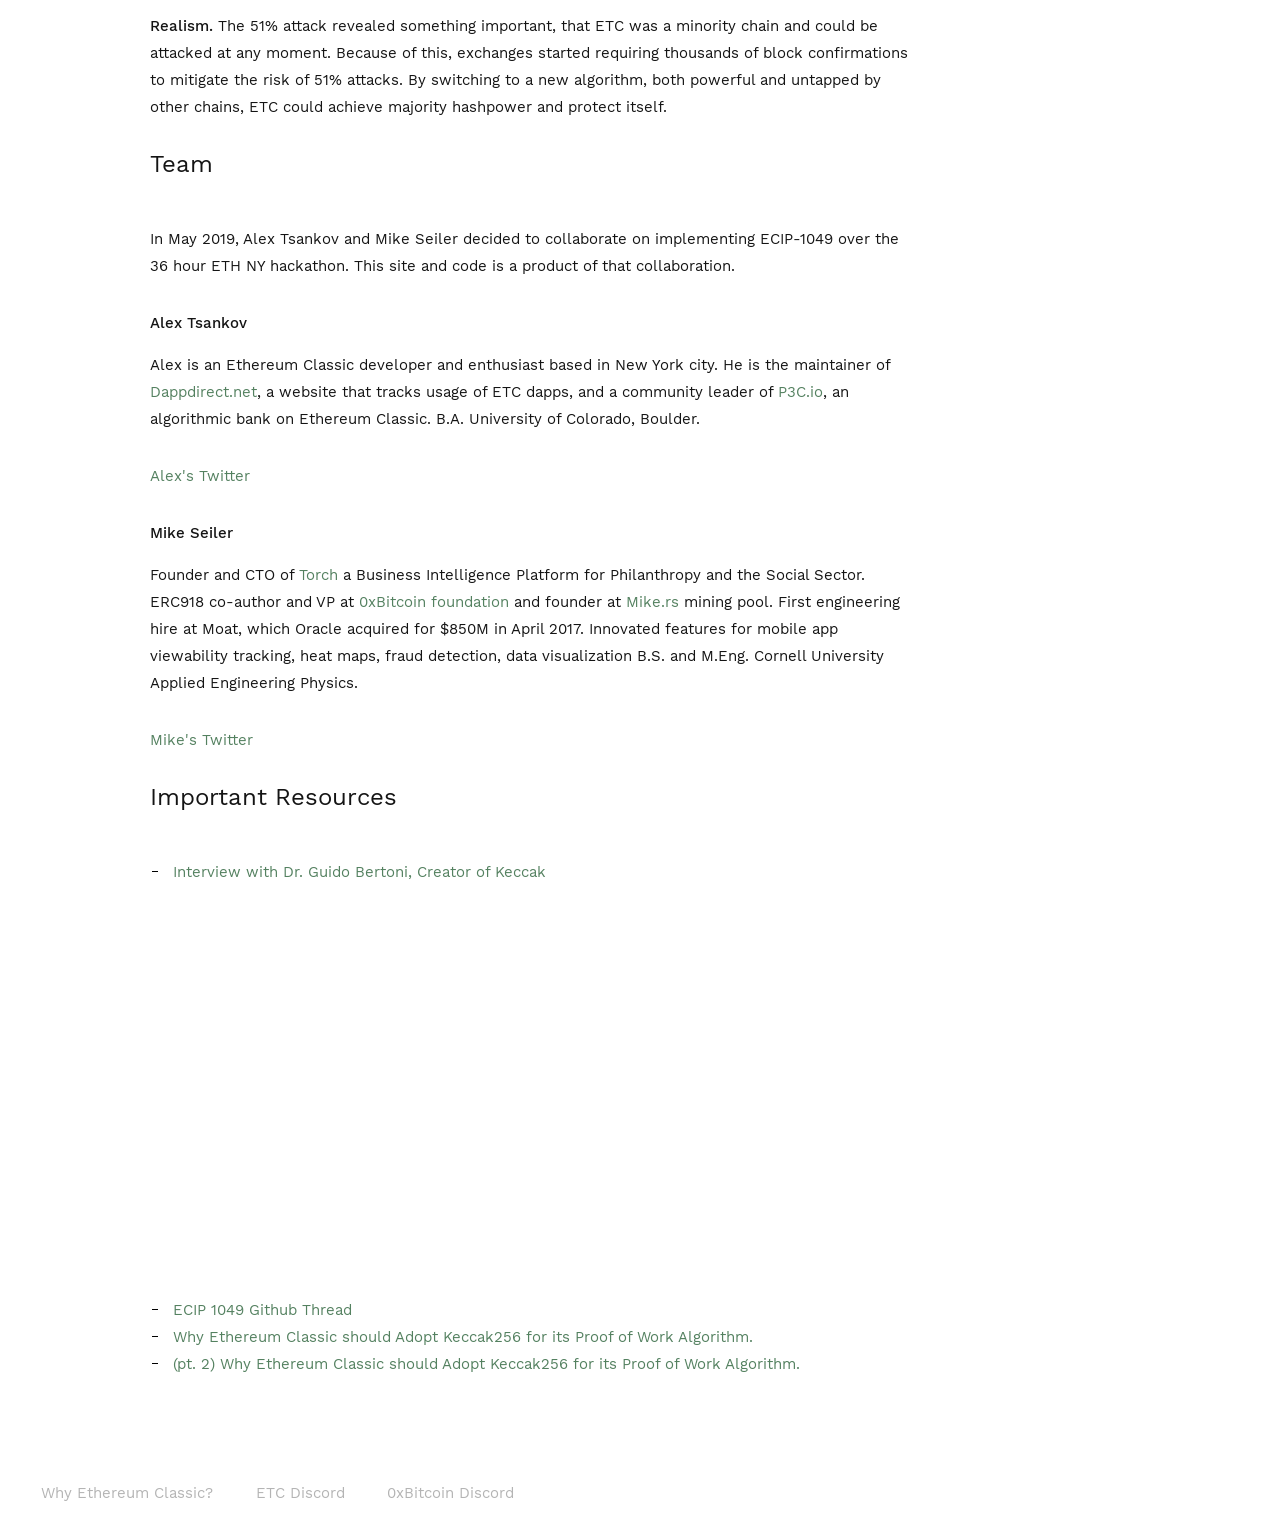
<file: motivation/index.html>
<!DOCTYPE html>
<html lang="en-US">
  <head>
    <meta charset="utf-8">
    <meta name="viewport" content="width=device-width,initial-scale=1">
    <title>Motivation | astor.host</title>
    <meta name="description" content="Astor Network Resources">
    <meta name="viewport" content="width=device-width,initial-scale=1,maximum-scale=1,maximum-scale=1">
  <link rel="icon" type="image/png" href="favicon.png">
    
    <link rel="preload" href="/assets/css/0.styles.310e7f9d.css" as="style"><link rel="preload" href="/assets/js/app.5247c8fb.js" as="script"><link rel="preload" href="/assets/js/3.273e984b.js" as="script"><link rel="preload" href="/assets/js/10.77381d1f.js" as="script"><link rel="prefetch" href="/assets/js/11.20f3daba.js"><link rel="prefetch" href="/assets/js/12.0d34e453.js"><link rel="prefetch" href="/assets/js/13.d09b0bf7.js"><link rel="prefetch" href="/assets/js/14.1d7be906.js"><link rel="prefetch" href="/assets/js/2.b33a9ac1.js"><link rel="prefetch" href="/assets/js/4.f0b7142f.js"><link rel="prefetch" href="/assets/js/5.4ac5419c.js"><link rel="prefetch" href="/assets/js/6.a09c084b.js"><link rel="prefetch" href="/assets/js/7.0fdad3e4.js"><link rel="prefetch" href="/assets/js/8.bea71995.js"><link rel="prefetch" href="/assets/js/9.6da46f6c.js">
    <link rel="stylesheet" href="/assets/css/0.styles.310e7f9d.css">
  </head>
  <body>
    <div id="app" data-server-rendered="true"><div id="wrapper" data-v-7a4724d8><header class="header-right flex" data-v-2855cfc8 data-v-7a4724d8><div class="flex" data-v-2855cfc8><div class="sidebar-button" data-v-2855cfc8><svg width="25px" height="20px" viewBox="0 0 25 20" xmlns="http://www.w3.org/2000/svg" aria-hidden="true" role="img" class="icon"><g transform="translate(-22.000000, -2.000000)"><g transform="translate(22.000000, 2.545974)"><path d="M24.7714844,0.5 L0,0.5"></path> <path d="M24.7714844,9.72701303 L0,9.72701303"></path> <path d="M24.7714844,18.9540261 L0,18.9540261"></path></g></g></svg> <a href="/" class="home-link router-link-active"><span class="site-name">astor.host</span></a></div> <nav class="nav-links sm-hide" data-v-2855cfc8><ul class="nav-ul"><li class="nav-item"><a href="/" class="nav-link">astor.host</a></li><li class="nav-item"><a href="/motivation/" class="nav-link router-link-exact-active router-link-active">Motivation</a></li><li class="nav-item"><a href="/mine/" class="nav-link">Mine</a></li><li class="nav-item"><a href="/node/" class="nav-link">Node</a></li><li class="nav-item"><a href="/explore/" class="nav-link">Explore</a></li></ul></nav></div> <div class="menu inline flex flex-center" data-v-2855cfc8><a href="https://github.com/antsankov/astor-network" target="_blank" class="sm-hide md-hide" data-v-2855cfc8><button data-v-2855cfc8>Fork This Page</button></a> <div class="search-box" data-v-2855cfc8><input aria-label="Search" autocomplete="off" spellcheck="false" value=""> <!----></div> <a href="#" class="md-up-hide" data-v-2855cfc8><img src="/assets/img/icon-github.3720c649.svg" class="hide-dark" data-v-2855cfc8> <img src="/assets/img/icon-github-white.e05d488b.svg" class="show-dark" data-v-2855cfc8></a> <span class="pointer view-mode" data-v-2855cfc8><img src="/assets/img/icon-sun.f0087fa4.svg" class="hide-dark" data-v-2855cfc8> <img src="/assets/img/icon-moon.0d522939.svg" class="show-dark" data-v-2855cfc8></span></div></header> <!----> <div class="content default"><h1 id="the-history-of-astor-testnet"><a href="#the-history-of-astor-testnet" aria-hidden="true" class="header-anchor">↳</a> The History of Astor Testnet</h1> <p>Let's start with the motivation behind the Astor SHA3 Testnet.</p> <p><strong>In early January 2019, Ethereum Classic was <a href="https://medium.com/@slowmist/the-analysis-of-etc-51-attack-from-slowmist-team-728596d76ead" target="_blank" rel="noopener noreferrer">51% attacked<svg xmlns="http://www.w3.org/2000/svg" aria-hidden="true" x="0px" y="0px" viewBox="0 0 100 100" width="15" height="15" class="icon outbound"><path fill="currentColor" d="M18.8,85.1h56l0,0c2.2,0,4-1.8,4-4v-32h-8v28h-48v-48h28v-8h-32l0,0c-2.2,0-4,1.8-4,4v56C14.8,83.3,16.6,85.1,18.8,85.1z"></path> <polygon fill="currentColor" points="45.7,48.7 51.3,54.3 77.2,28.5 77.2,37.2 85.2,37.2 85.2,14.9 62.8,14.9 62.8,22.9 71.5,22.9"></polygon></svg></a> twice.</strong></p> <ul><li>Attackers were able to acquire 51+% of the hash power (Ethash) on the network.</li> <li>They used this to reverse a series of deposits that they had made on exchanges.</li> <li>Many users throughout the ecosystem tried to mine ETC to protect it, but were unable to respond quickly enough to prevent the attack.</li></ul> <p><strong>A few days after the attack, <a href="https://github.com/ethereumclassic/ECIPs/issues/394" target="_blank" rel="noopener noreferrer">ECIP-1049<svg xmlns="http://www.w3.org/2000/svg" aria-hidden="true" x="0px" y="0px" viewBox="0 0 100 100" width="15" height="15" class="icon outbound"><path fill="currentColor" d="M18.8,85.1h56l0,0c2.2,0,4-1.8,4-4v-32h-8v28h-48v-48h28v-8h-32l0,0c-2.2,0-4,1.8-4,4v56C14.8,83.3,16.6,85.1,18.8,85.1z"></path> <polygon fill="currentColor" points="45.7,48.7 51.3,54.3 77.2,28.5 77.2,37.2 85.2,37.2 85.2,14.9 62.8,14.9 62.8,22.9 71.5,22.9"></polygon></svg></a> was proposed. Its goal was to change ETC's proof of work algorithm to something safer, simpler, and proven. That algorithm is SHA3 (also called Keccak256).</strong></p> <p><img src="/tiles.png" alt="Astor Tiles"></p> <p>There were three main reasons behind the proposal:</p> <p><strong>Strength.</strong> SHA3 is the current gold standard in terms of hashing algorithms, and it is widely used in high performance and scientfic applications to safely and efficeintly hash data. It was the product of decades of research by the Keccak team, and was the winner of NIST SHA3 competition. ECIP-1049 also recognizes the need for ETC to diversify away from the same hashing algorithm as Ethereum.</p> <p><img src="/hash.png" alt="Hash"></p> <p><strong>Transparency.</strong> The SHA3 algorithm has been throughly peer-reviewed and its implementation verfied. With SHA3, block producers around the world have an even platform to competetitvely mine without having to worry about one team having an advantage over another. The 0xBitcoin community had been using SHA3 for over a year and has proven its viability as a proof of work algorithm.</p> <p><a href="https://keccak.team/files/Keccak-implementation-3.2.pdf" target="_blank" rel="noopener noreferrer">Full Keccak Implementation Document<svg xmlns="http://www.w3.org/2000/svg" aria-hidden="true" x="0px" y="0px" viewBox="0 0 100 100" width="15" height="15" class="icon outbound"><path fill="currentColor" d="M18.8,85.1h56l0,0c2.2,0,4-1.8,4-4v-32h-8v28h-48v-48h28v-8h-32l0,0c-2.2,0-4,1.8-4,4v56C14.8,83.3,16.6,85.1,18.8,85.1z"></path> <polygon fill="currentColor" points="45.7,48.7 51.3,54.3 77.2,28.5 77.2,37.2 85.2,37.2 85.2,14.9 62.8,14.9 62.8,22.9 71.5,22.9"></polygon></svg></a></p> <p><strong>Realism.</strong> The 51% attack revealed something important, that ETC was a minority chain and could be attacked at any moment. Because of this, exchanges started requiring thousands of block confirmations to mitigate the risk of 51% attacks. By switching to a new algorithm, both powerful and untapped by other chains, ETC could achieve majority hashpower and protect itself.</p> <h1 id="team"><a href="#team" aria-hidden="true" class="header-anchor">↳</a> Team</h1> <p>In May 2019, Alex Tsankov and Mike Seiler decided to collaborate on implementing ECIP-1049 over the 36 hour ETH NY hackathon. This site and code is a product of that collaboration.</p> <h3 id="alex-tsankov"><a href="#alex-tsankov" aria-hidden="true" class="header-anchor">↳</a> Alex Tsankov</h3> <p>Alex is an Ethereum Classic developer and enthusiast based in New York city. He is the maintainer of <a href="https://dappdirect.net" target="_blank" rel="noopener noreferrer">Dappdirect.net<svg xmlns="http://www.w3.org/2000/svg" aria-hidden="true" x="0px" y="0px" viewBox="0 0 100 100" width="15" height="15" class="icon outbound"><path fill="currentColor" d="M18.8,85.1h56l0,0c2.2,0,4-1.8,4-4v-32h-8v28h-48v-48h28v-8h-32l0,0c-2.2,0-4,1.8-4,4v56C14.8,83.3,16.6,85.1,18.8,85.1z"></path> <polygon fill="currentColor" points="45.7,48.7 51.3,54.3 77.2,28.5 77.2,37.2 85.2,37.2 85.2,14.9 62.8,14.9 62.8,22.9 71.5,22.9"></polygon></svg></a>, a website that tracks usage of ETC dapps, and a community leader of <a href="https://p3c.io" target="_blank" rel="noopener noreferrer">P3C.io<svg xmlns="http://www.w3.org/2000/svg" aria-hidden="true" x="0px" y="0px" viewBox="0 0 100 100" width="15" height="15" class="icon outbound"><path fill="currentColor" d="M18.8,85.1h56l0,0c2.2,0,4-1.8,4-4v-32h-8v28h-48v-48h28v-8h-32l0,0c-2.2,0-4,1.8-4,4v56C14.8,83.3,16.6,85.1,18.8,85.1z"></path> <polygon fill="currentColor" points="45.7,48.7 51.3,54.3 77.2,28.5 77.2,37.2 85.2,37.2 85.2,14.9 62.8,14.9 62.8,22.9 71.5,22.9"></polygon></svg></a>, an algorithmic bank on Ethereum Classic. B.A. University of Colorado, Boulder.</p> <p><a href="https://twitter.com/antsankov" target="_blank" rel="noopener noreferrer">Alex's Twitter<svg xmlns="http://www.w3.org/2000/svg" aria-hidden="true" x="0px" y="0px" viewBox="0 0 100 100" width="15" height="15" class="icon outbound"><path fill="currentColor" d="M18.8,85.1h56l0,0c2.2,0,4-1.8,4-4v-32h-8v28h-48v-48h28v-8h-32l0,0c-2.2,0-4,1.8-4,4v56C14.8,83.3,16.6,85.1,18.8,85.1z"></path> <polygon fill="currentColor" points="45.7,48.7 51.3,54.3 77.2,28.5 77.2,37.2 85.2,37.2 85.2,14.9 62.8,14.9 62.8,22.9 71.5,22.9"></polygon></svg></a></p> <h3 id="mike-seiler"><a href="#mike-seiler" aria-hidden="true" class="header-anchor">↳</a> Mike Seiler</h3> <p>Founder and CTO of <a href="www.torch1.com">Torch</a> a Business Intelligence Platform for Philanthropy and the Social Sector. ERC918 co-author and VP at <a href="0xbitcoin.foundation">0xBitcoin foundation</a> and founder at <a href="mike.rs">Mike.rs</a> mining pool. First engineering hire at Moat, which Oracle acquired for $850M in April 2017. Innovated features for mobile app viewability tracking, heat maps, fraud detection, data visualization B.S. and M.Eng. Cornell University Applied Engineering Physics.</p> <p><a href="https://twitter.com/mseiler1" target="_blank" rel="noopener noreferrer">Mike's Twitter<svg xmlns="http://www.w3.org/2000/svg" aria-hidden="true" x="0px" y="0px" viewBox="0 0 100 100" width="15" height="15" class="icon outbound"><path fill="currentColor" d="M18.8,85.1h56l0,0c2.2,0,4-1.8,4-4v-32h-8v28h-48v-48h28v-8h-32l0,0c-2.2,0-4,1.8-4,4v56C14.8,83.3,16.6,85.1,18.8,85.1z"></path> <polygon fill="currentColor" points="45.7,48.7 51.3,54.3 77.2,28.5 77.2,37.2 85.2,37.2 85.2,14.9 62.8,14.9 62.8,22.9 71.5,22.9"></polygon></svg></a></p> <h1 id="important-resources"><a href="#important-resources" aria-hidden="true" class="header-anchor">↳</a> Important Resources</h1> <ul><li><a href="https://www.youtube.com/watch?v=vN7NI0Oi79E" target="_blank" rel="noopener noreferrer">Interview with Dr. Guido Bertoni, Creator of Keccak<svg xmlns="http://www.w3.org/2000/svg" aria-hidden="true" x="0px" y="0px" viewBox="0 0 100 100" width="15" height="15" class="icon outbound"><path fill="currentColor" d="M18.8,85.1h56l0,0c2.2,0,4-1.8,4-4v-32h-8v28h-48v-48h28v-8h-32l0,0c-2.2,0-4,1.8-4,4v56C14.8,83.3,16.6,85.1,18.8,85.1z"></path> <polygon fill="currentColor" points="45.7,48.7 51.3,54.3 77.2,28.5 77.2,37.2 85.2,37.2 85.2,14.9 62.8,14.9 62.8,22.9 71.5,22.9"></polygon></svg></a> <div class="iframe-container"><iframe width="560" height="315" src="https://www.youtube.com/embed/vN7NI0Oi79E" frameborder="0" allow="accelerometer; autoplay; encrypted-media; gyroscope; picture-in-picture" allowfullscreen="allowfullscreen"></iframe></div></li> <li><a href="https://github.com/ethereumclassic/ECIPs/issues/394" target="_blank" rel="noopener noreferrer">ECIP 1049 Github Thread<svg xmlns="http://www.w3.org/2000/svg" aria-hidden="true" x="0px" y="0px" viewBox="0 0 100 100" width="15" height="15" class="icon outbound"><path fill="currentColor" d="M18.8,85.1h56l0,0c2.2,0,4-1.8,4-4v-32h-8v28h-48v-48h28v-8h-32l0,0c-2.2,0-4,1.8-4,4v56C14.8,83.3,16.6,85.1,18.8,85.1z"></path> <polygon fill="currentColor" points="45.7,48.7 51.3,54.3 77.2,28.5 77.2,37.2 85.2,37.2 85.2,14.9 62.8,14.9 62.8,22.9 71.5,22.9"></polygon></svg></a></li> <li><a href="https://medium.com/@antsankov/ecip-1049-why-ethereum-classic-should-adopt-keccak256-for-its-proof-of-work-algorithm-e45aee32d8a9" target="_blank" rel="noopener noreferrer">Why Ethereum Classic should Adopt Keccak256 for its Proof of Work Algorithm.<svg xmlns="http://www.w3.org/2000/svg" aria-hidden="true" x="0px" y="0px" viewBox="0 0 100 100" width="15" height="15" class="icon outbound"><path fill="currentColor" d="M18.8,85.1h56l0,0c2.2,0,4-1.8,4-4v-32h-8v28h-48v-48h28v-8h-32l0,0c-2.2,0-4,1.8-4,4v56C14.8,83.3,16.6,85.1,18.8,85.1z"></path> <polygon fill="currentColor" points="45.7,48.7 51.3,54.3 77.2,28.5 77.2,37.2 85.2,37.2 85.2,14.9 62.8,14.9 62.8,22.9 71.5,22.9"></polygon></svg></a></li> <li><a href="https://medium.com/@antsankov/pt-2-ecip-1049-why-ethereum-classic-should-adopt-keccak256-for-its-proof-of-work-algorithm-24052ea6eed1" target="_blank" rel="noopener noreferrer">(pt. 2) Why Ethereum Classic should Adopt Keccak256 for its Proof of Work Algorithm.<svg xmlns="http://www.w3.org/2000/svg" aria-hidden="true" x="0px" y="0px" viewBox="0 0 100 100" width="15" height="15" class="icon outbound"><path fill="currentColor" d="M18.8,85.1h56l0,0c2.2,0,4-1.8,4-4v-32h-8v28h-48v-48h28v-8h-32l0,0c-2.2,0-4,1.8-4,4v56C14.8,83.3,16.6,85.1,18.8,85.1z"></path> <polygon fill="currentColor" points="45.7,48.7 51.3,54.3 77.2,28.5 77.2,37.2 85.2,37.2 85.2,14.9 62.8,14.9 62.8,22.9 71.5,22.9"></polygon></svg></a></li></ul></div> <div class="sidebar" data-v-7a4724d8><nav class="nav-links"><ul class="nav-ul"><li class="nav-item"><a href="/" class="nav-link">astor.host</a></li><li class="nav-item"><a href="/motivation/" class="nav-link router-link-exact-active router-link-active">Motivation</a></li><li class="nav-item"><a href="/mine/" class="nav-link">Mine</a></li><li class="nav-item"><a href="/node/" class="nav-link">Node</a></li><li class="nav-item"><a href="/explore/" class="nav-link">Explore</a></li></ul></nav>  <!----> </div> <footer class="footer" data-v-67e1ead7 data-v-7a4724d8><ul data-v-67e1ead7><li data-v-67e1ead7><a href="https://ethereumclassic.org/" target="_blank" data-v-67e1ead7>Why Ethereum Classic?</a></li> <li data-v-67e1ead7><a href="https://discordapp.com/invite/MzGu7F" target="_blank" data-v-67e1ead7>ETC Discord</a></li> <li data-v-67e1ead7><a href="https://discord.gg/JGEqqmS" target="_blank" data-v-67e1ead7>0xBitcoin Discord</a></li></ul></footer></div><div class="global-ui"></div></div>
    <script src="/assets/js/app.5247c8fb.js" defer></script><script src="/assets/js/3.273e984b.js" defer></script><script src="/assets/js/10.77381d1f.js" defer></script>
  </body>
</html>
</file>
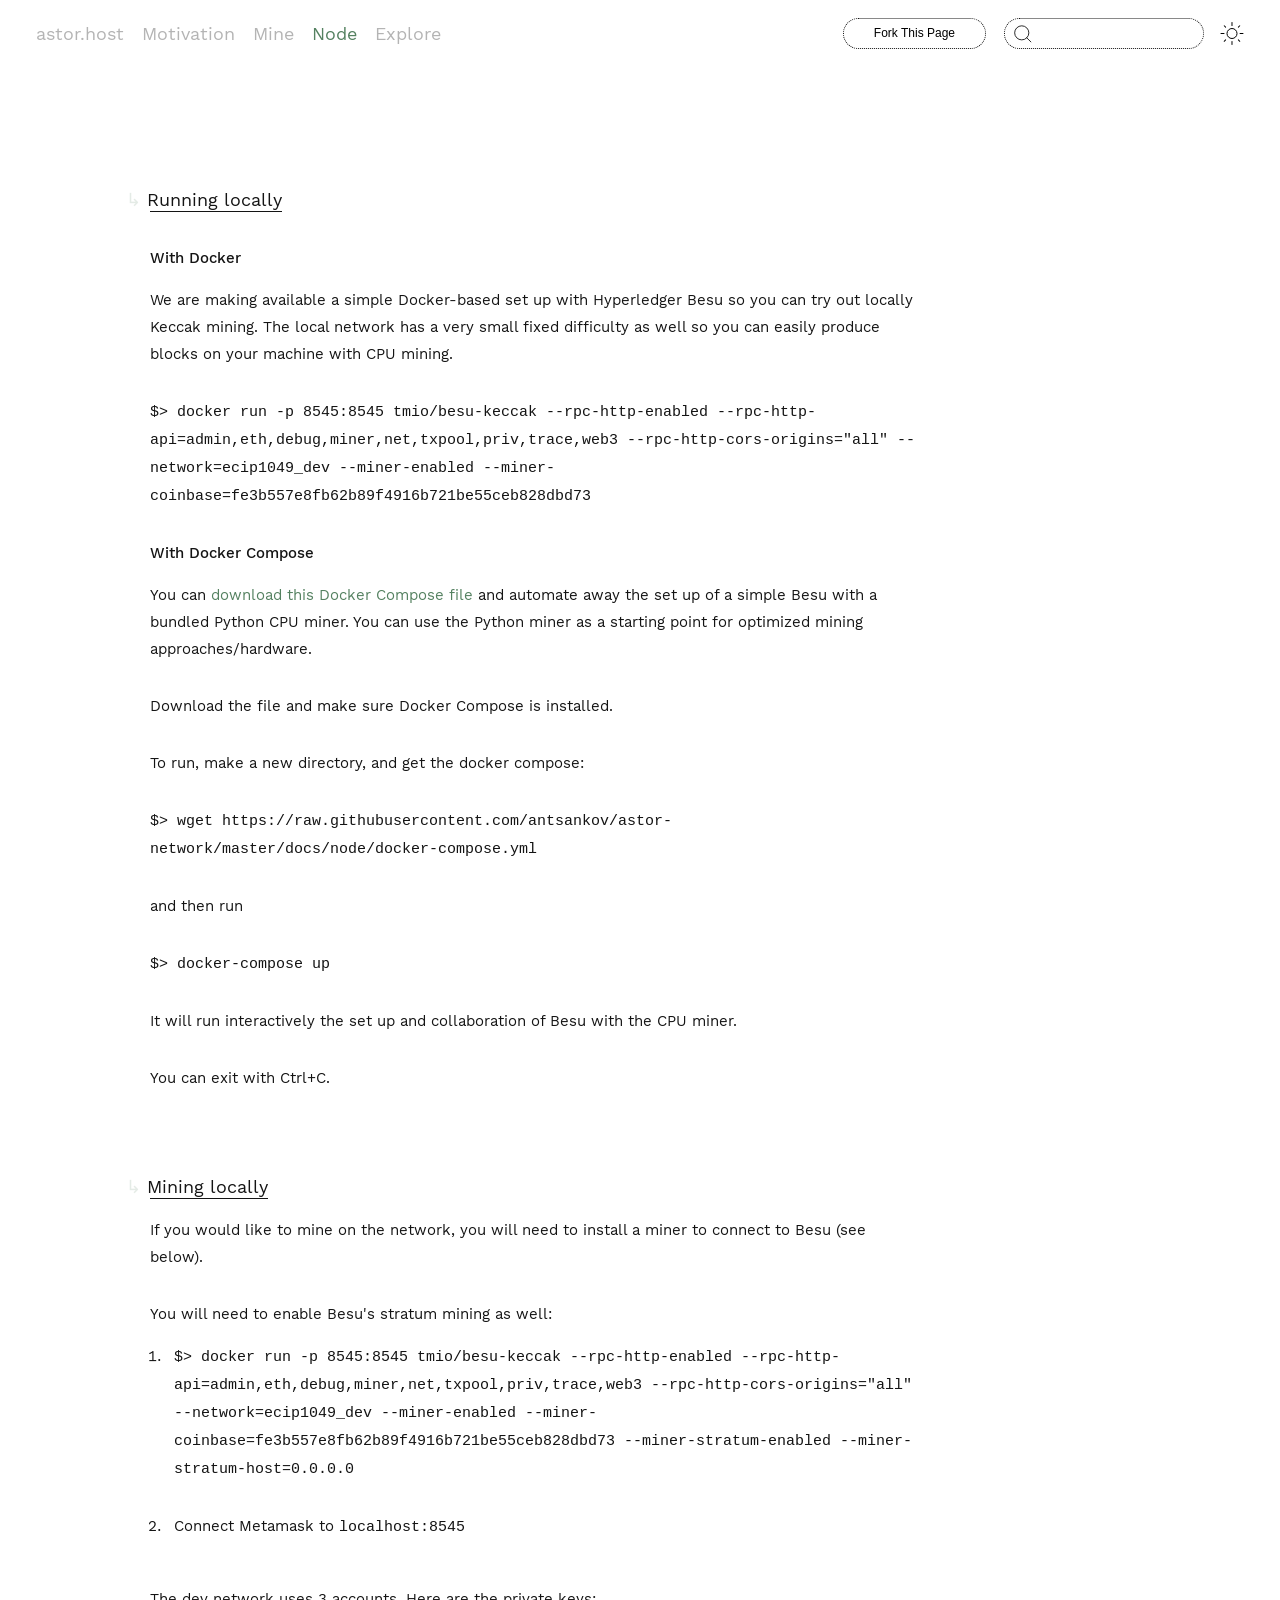
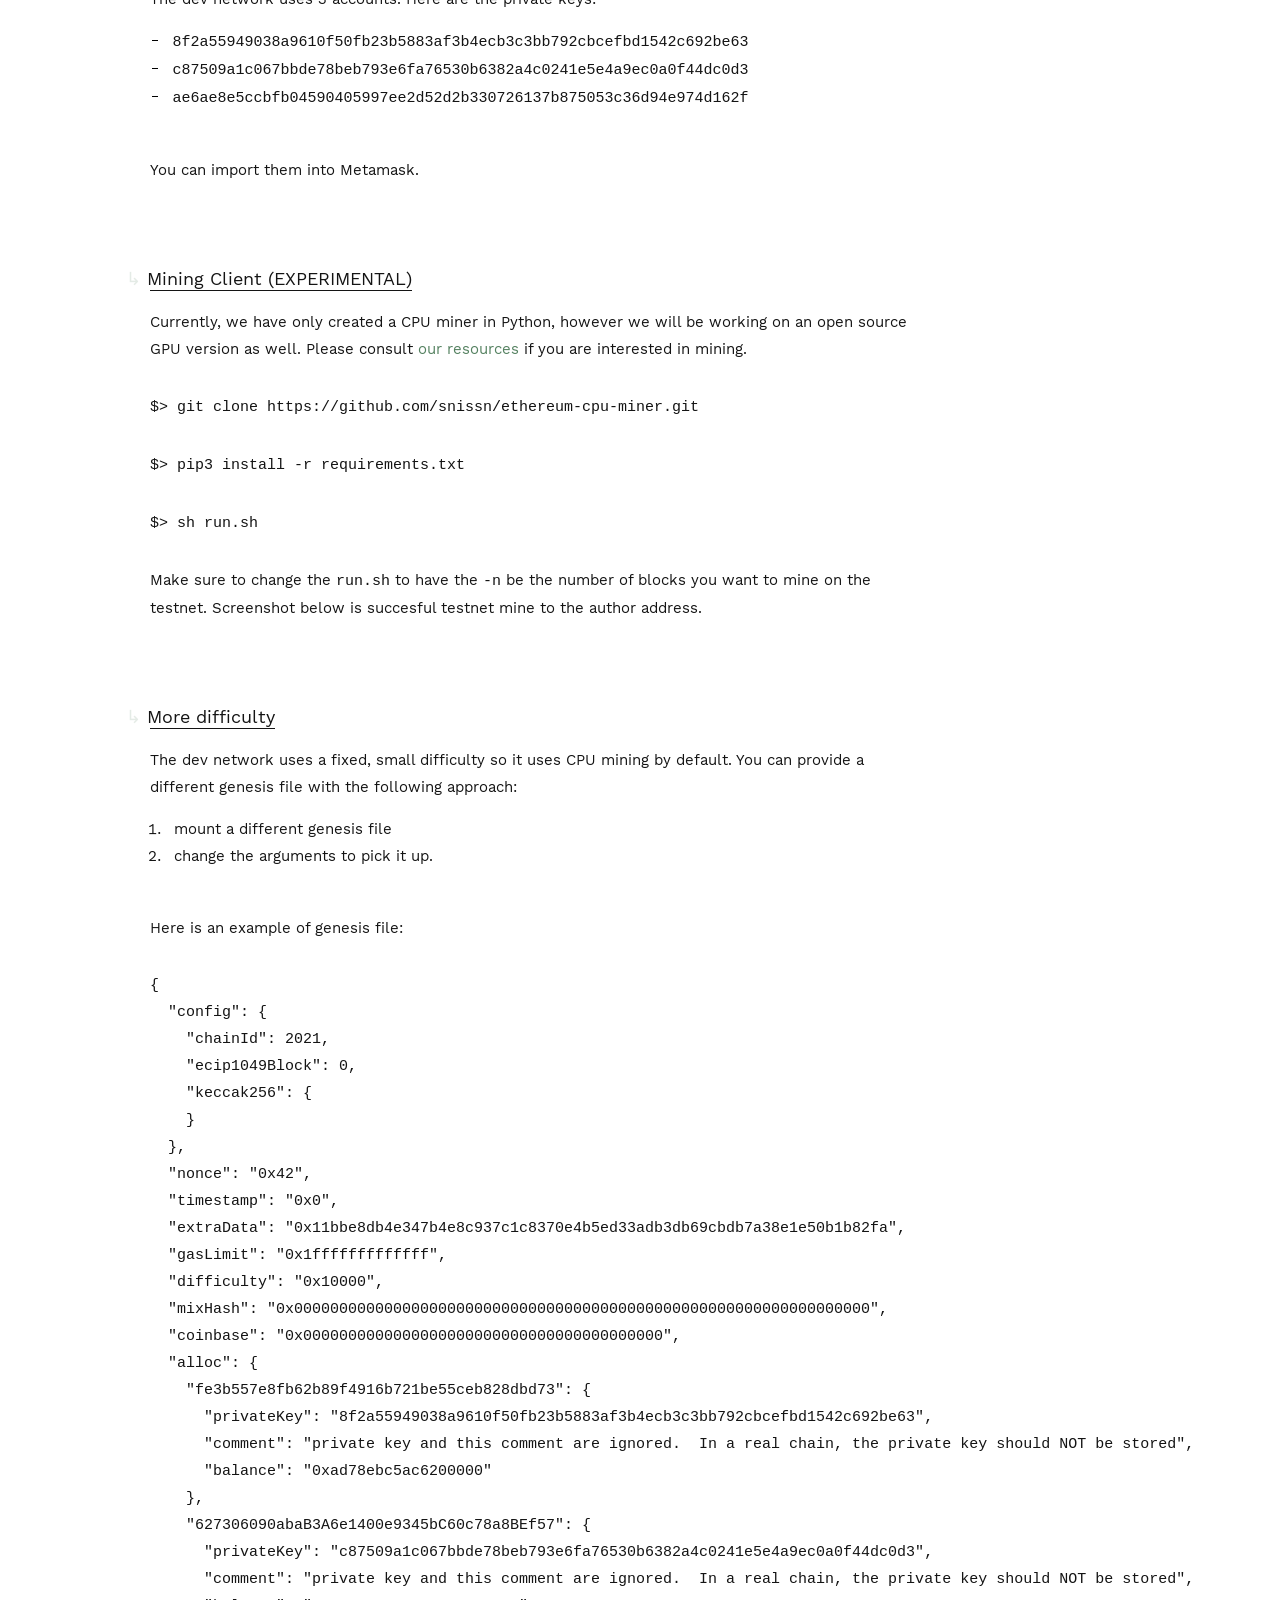
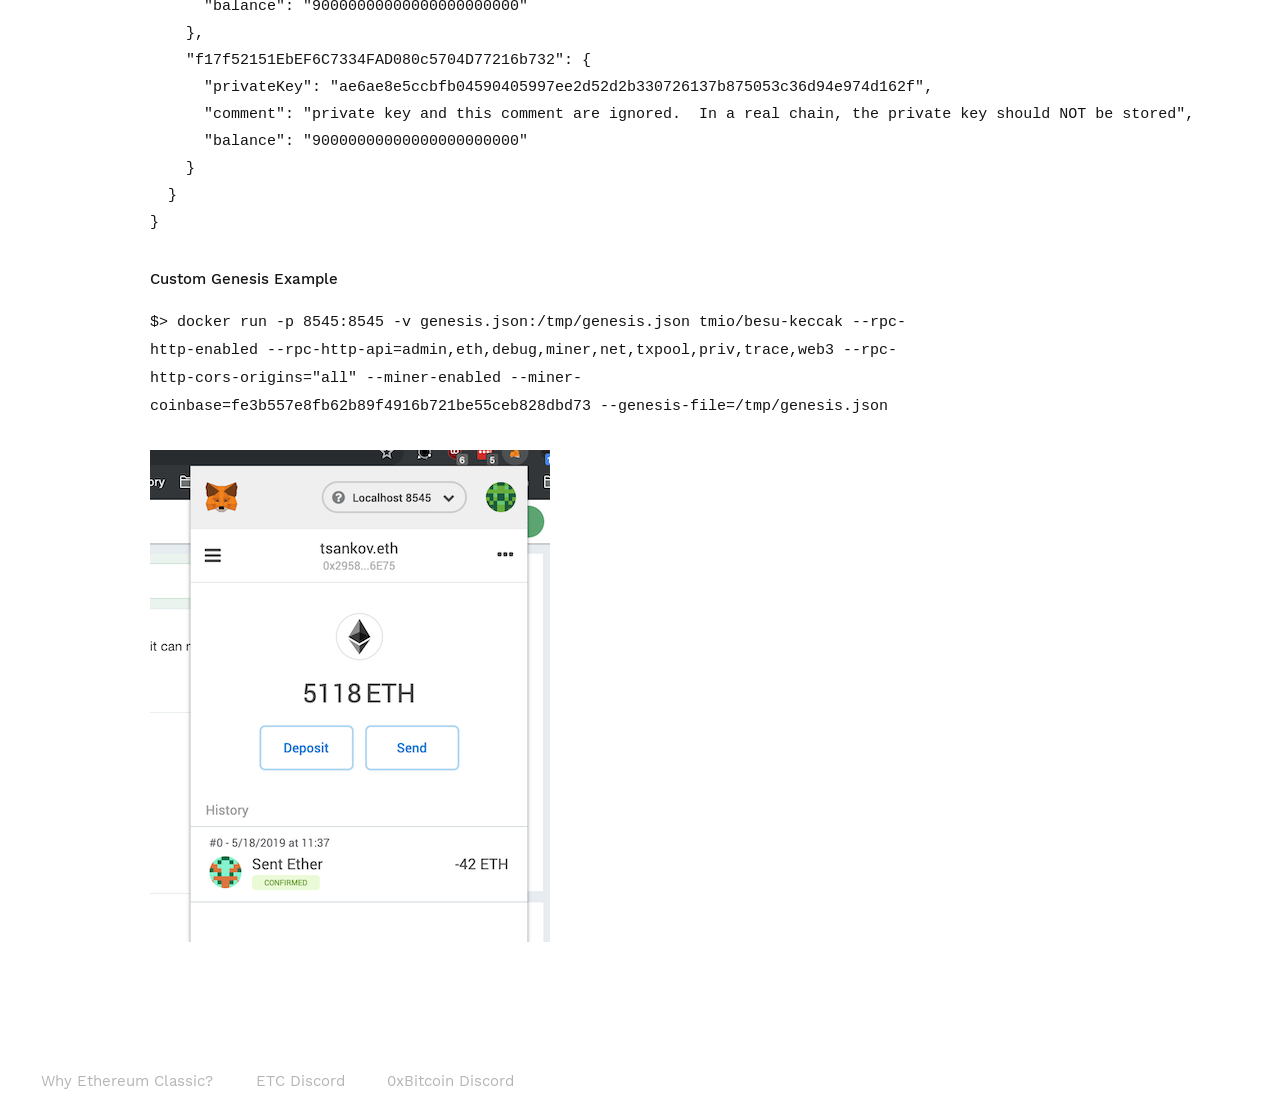
<file: node/index.html>
<!DOCTYPE html>
<html lang="en-US">
  <head>
    <meta charset="utf-8">
    <meta name="viewport" content="width=device-width,initial-scale=1">
    <title>Node | astor.host</title>
    <meta name="description" content="Astor Network Resources">
    <meta name="viewport" content="width=device-width,initial-scale=1,maximum-scale=1,maximum-scale=1">
  <link rel="icon" type="image/png" href="favicon.png">
    
    <link rel="preload" href="/assets/css/0.styles.310e7f9d.css" as="style"><link rel="preload" href="/assets/js/app.5247c8fb.js" as="script"><link rel="preload" href="/assets/js/3.273e984b.js" as="script"><link rel="preload" href="/assets/js/11.20f3daba.js" as="script"><link rel="prefetch" href="/assets/js/10.77381d1f.js"><link rel="prefetch" href="/assets/js/12.0d34e453.js"><link rel="prefetch" href="/assets/js/13.d09b0bf7.js"><link rel="prefetch" href="/assets/js/14.1d7be906.js"><link rel="prefetch" href="/assets/js/2.b33a9ac1.js"><link rel="prefetch" href="/assets/js/4.f0b7142f.js"><link rel="prefetch" href="/assets/js/5.4ac5419c.js"><link rel="prefetch" href="/assets/js/6.a09c084b.js"><link rel="prefetch" href="/assets/js/7.0fdad3e4.js"><link rel="prefetch" href="/assets/js/8.bea71995.js"><link rel="prefetch" href="/assets/js/9.6da46f6c.js">
    <link rel="stylesheet" href="/assets/css/0.styles.310e7f9d.css">
  </head>
  <body>
    <div id="app" data-server-rendered="true"><div id="wrapper" data-v-7a4724d8><header class="header-right flex" data-v-2855cfc8 data-v-7a4724d8><div class="flex" data-v-2855cfc8><div class="sidebar-button" data-v-2855cfc8><svg width="25px" height="20px" viewBox="0 0 25 20" xmlns="http://www.w3.org/2000/svg" aria-hidden="true" role="img" class="icon"><g transform="translate(-22.000000, -2.000000)"><g transform="translate(22.000000, 2.545974)"><path d="M24.7714844,0.5 L0,0.5"></path> <path d="M24.7714844,9.72701303 L0,9.72701303"></path> <path d="M24.7714844,18.9540261 L0,18.9540261"></path></g></g></svg> <a href="/" class="home-link router-link-active"><span class="site-name">astor.host</span></a></div> <nav class="nav-links sm-hide" data-v-2855cfc8><ul class="nav-ul"><li class="nav-item"><a href="/" class="nav-link">astor.host</a></li><li class="nav-item"><a href="/motivation/" class="nav-link">Motivation</a></li><li class="nav-item"><a href="/mine/" class="nav-link">Mine</a></li><li class="nav-item"><a href="/node/" class="nav-link router-link-exact-active router-link-active">Node</a></li><li class="nav-item"><a href="/explore/" class="nav-link">Explore</a></li></ul></nav></div> <div class="menu inline flex flex-center" data-v-2855cfc8><a href="https://github.com/antsankov/astor-network" target="_blank" class="sm-hide md-hide" data-v-2855cfc8><button data-v-2855cfc8>Fork This Page</button></a> <div class="search-box" data-v-2855cfc8><input aria-label="Search" autocomplete="off" spellcheck="false" value=""> <!----></div> <a href="#" class="md-up-hide" data-v-2855cfc8><img src="/assets/img/icon-github.3720c649.svg" class="hide-dark" data-v-2855cfc8> <img src="/assets/img/icon-github-white.e05d488b.svg" class="show-dark" data-v-2855cfc8></a> <span class="pointer view-mode" data-v-2855cfc8><img src="/assets/img/icon-sun.f0087fa4.svg" class="hide-dark" data-v-2855cfc8> <img src="/assets/img/icon-moon.0d522939.svg" class="show-dark" data-v-2855cfc8></span></div></header> <!----> <div class="content default"><h2 id="running-locally"><a href="#running-locally" aria-hidden="true" class="header-anchor">↳</a> Running locally</h2> <h3 id="with-docker"><a href="#with-docker" aria-hidden="true" class="header-anchor">↳</a> With Docker</h3> <p>We are making available a simple Docker-based set up with Hyperledger Besu so you can try out locally Keccak mining.
The local network has a very small fixed difficulty as well so you can easily produce blocks on your machine with CPU mining.</p> <p><code>$&gt; docker run -p 8545:8545 tmio/besu-keccak --rpc-http-enabled --rpc-http-api=admin,eth,debug,miner,net,txpool,priv,trace,web3 --rpc-http-cors-origins=&quot;all&quot; --network=ecip1049_dev --miner-enabled --miner-coinbase=fe3b557e8fb62b89f4916b721be55ceb828dbd73</code></p> <h3 id="with-docker-compose"><a href="#with-docker-compose" aria-hidden="true" class="header-anchor">↳</a> With Docker Compose</h3> <p>You can <a href="https://github.com/antsankov/astor-network/blob/master/docs/node/docker-compose.yml" target="_blank" rel="noopener noreferrer">download this Docker Compose file<svg xmlns="http://www.w3.org/2000/svg" aria-hidden="true" x="0px" y="0px" viewBox="0 0 100 100" width="15" height="15" class="icon outbound"><path fill="currentColor" d="M18.8,85.1h56l0,0c2.2,0,4-1.8,4-4v-32h-8v28h-48v-48h28v-8h-32l0,0c-2.2,0-4,1.8-4,4v56C14.8,83.3,16.6,85.1,18.8,85.1z"></path> <polygon fill="currentColor" points="45.7,48.7 51.3,54.3 77.2,28.5 77.2,37.2 85.2,37.2 85.2,14.9 62.8,14.9 62.8,22.9 71.5,22.9"></polygon></svg></a> and automate away the set up of a simple Besu with a bundled Python CPU miner. You can use the Python miner as a starting point for optimized mining approaches/hardware.</p> <p>Download the file and make sure Docker Compose is installed.</p> <p>To run, make a new directory, and get the docker compose:</p> <p><code>$&gt; wget https://raw.githubusercontent.com/antsankov/astor-network/master/docs/node/docker-compose.yml</code></p> <p>and then run</p> <p><code>$&gt; docker-compose up</code></p> <p>It will run interactively the set up and collaboration of Besu with the CPU miner.</p> <p>You can exit with Ctrl+C.</p> <h2 id="mining-locally"><a href="#mining-locally" aria-hidden="true" class="header-anchor">↳</a> Mining locally</h2> <p>If you would like to mine on the network, you will need to install a miner to connect to Besu (see below).</p> <p>You will need to enable Besu's stratum mining as well:</p> <ol><li><p><code>$&gt; docker run -p 8545:8545 tmio/besu-keccak --rpc-http-enabled --rpc-http-api=admin,eth,debug,miner,net,txpool,priv,trace,web3 --rpc-http-cors-origins=&quot;all&quot; --network=ecip1049_dev --miner-enabled --miner-coinbase=fe3b557e8fb62b89f4916b721be55ceb828dbd73 --miner-stratum-enabled --miner-stratum-host=0.0.0.0</code></p></li> <li><p>Connect Metamask to <code>localhost:8545</code></p></li></ol> <p>The dev network uses 3 accounts. Here are the private keys:</p> <ul><li><code>8f2a55949038a9610f50fb23b5883af3b4ecb3c3bb792cbcefbd1542c692be63</code></li> <li><code>c87509a1c067bbde78beb793e6fa76530b6382a4c0241e5e4a9ec0a0f44dc0d3</code></li> <li><code>ae6ae8e5ccbfb04590405997ee2d52d2b330726137b875053c36d94e974d162f</code></li></ul> <p>You can import them into Metamask.</p> <h2 id="mining-client-experimental"><a href="#mining-client-experimental" aria-hidden="true" class="header-anchor">↳</a> Mining Client (EXPERIMENTAL)</h2> <p>Currently, we have only created a CPU miner in Python, however we will be working on an open source GPU version as well. Please consult <a href="/mine/">our resources</a> if you are interested in mining.</p> <p><code>$&gt; git clone https://github.com/snissn/ethereum-cpu-miner.git</code></p> <p><code>$&gt; pip3 install -r requirements.txt</code></p> <p><code>$&gt; sh run.sh</code></p> <p>Make sure to change the <code>run.sh</code> to have the <code>-n</code> be the number of blocks you want to mine on the testnet. Screenshot below is succesful testnet mine to the author address.</p> <h2 id="more-difficulty"><a href="#more-difficulty" aria-hidden="true" class="header-anchor">↳</a> More difficulty</h2> <p>The dev network uses a fixed, small difficulty so it uses CPU mining by default.
You can provide a different genesis file with the following approach:</p> <ol><li>mount a different genesis file</li> <li>change the arguments to pick it up.</li></ol> <p>Here is an example of genesis file:</p> <div class="language- extra-class"><pre class="language-text"><code>{
  &quot;config&quot;: {
    &quot;chainId&quot;: 2021,
    &quot;ecip1049Block&quot;: 0,
    &quot;keccak256&quot;: {
    }
  },
  &quot;nonce&quot;: &quot;0x42&quot;,
  &quot;timestamp&quot;: &quot;0x0&quot;,
  &quot;extraData&quot;: &quot;0x11bbe8db4e347b4e8c937c1c8370e4b5ed33adb3db69cbdb7a38e1e50b1b82fa&quot;,
  &quot;gasLimit&quot;: &quot;0x1fffffffffffff&quot;,
  &quot;difficulty&quot;: &quot;0x10000&quot;,
  &quot;mixHash&quot;: &quot;0x0000000000000000000000000000000000000000000000000000000000000000&quot;,
  &quot;coinbase&quot;: &quot;0x0000000000000000000000000000000000000000&quot;,
  &quot;alloc&quot;: {
    &quot;fe3b557e8fb62b89f4916b721be55ceb828dbd73&quot;: {
      &quot;privateKey&quot;: &quot;8f2a55949038a9610f50fb23b5883af3b4ecb3c3bb792cbcefbd1542c692be63&quot;,
      &quot;comment&quot;: &quot;private key and this comment are ignored.  In a real chain, the private key should NOT be stored&quot;,
      &quot;balance&quot;: &quot;0xad78ebc5ac6200000&quot;
    },
    &quot;627306090abaB3A6e1400e9345bC60c78a8BEf57&quot;: {
      &quot;privateKey&quot;: &quot;c87509a1c067bbde78beb793e6fa76530b6382a4c0241e5e4a9ec0a0f44dc0d3&quot;,
      &quot;comment&quot;: &quot;private key and this comment are ignored.  In a real chain, the private key should NOT be stored&quot;,
      &quot;balance&quot;: &quot;90000000000000000000000&quot;
    },
    &quot;f17f52151EbEF6C7334FAD080c5704D77216b732&quot;: {
      &quot;privateKey&quot;: &quot;ae6ae8e5ccbfb04590405997ee2d52d2b330726137b875053c36d94e974d162f&quot;,
      &quot;comment&quot;: &quot;private key and this comment are ignored.  In a real chain, the private key should NOT be stored&quot;,
      &quot;balance&quot;: &quot;90000000000000000000000&quot;
    }
  }
}
</code></pre></div><h3 id="custom-genesis-example"><a href="#custom-genesis-example" aria-hidden="true" class="header-anchor">↳</a> Custom Genesis Example</h3> <p><code>$&gt; docker run -p 8545:8545 -v genesis.json:/tmp/genesis.json tmio/besu-keccak --rpc-http-enabled --rpc-http-api=admin,eth,debug,miner,net,txpool,priv,trace,web3 --rpc-http-cors-origins=&quot;all&quot; --miner-enabled --miner-coinbase=fe3b557e8fb62b89f4916b721be55ceb828dbd73 --genesis-file=/tmp/genesis.json</code></p> <p><img src="/success.png" alt=""></p></div> <div class="sidebar" data-v-7a4724d8><nav class="nav-links"><ul class="nav-ul"><li class="nav-item"><a href="/" class="nav-link">astor.host</a></li><li class="nav-item"><a href="/motivation/" class="nav-link">Motivation</a></li><li class="nav-item"><a href="/mine/" class="nav-link">Mine</a></li><li class="nav-item"><a href="/node/" class="nav-link router-link-exact-active router-link-active">Node</a></li><li class="nav-item"><a href="/explore/" class="nav-link">Explore</a></li></ul></nav>  <!----> </div> <footer class="footer" data-v-67e1ead7 data-v-7a4724d8><ul data-v-67e1ead7><li data-v-67e1ead7><a href="https://ethereumclassic.org/" target="_blank" data-v-67e1ead7>Why Ethereum Classic?</a></li> <li data-v-67e1ead7><a href="https://discordapp.com/invite/MzGu7F" target="_blank" data-v-67e1ead7>ETC Discord</a></li> <li data-v-67e1ead7><a href="https://discord.gg/JGEqqmS" target="_blank" data-v-67e1ead7>0xBitcoin Discord</a></li></ul></footer></div><div class="global-ui"></div></div>
    <script src="/assets/js/app.5247c8fb.js" defer></script><script src="/assets/js/3.273e984b.js" defer></script><script src="/assets/js/11.20f3daba.js" defer></script>
  </body>
</html>
</file>
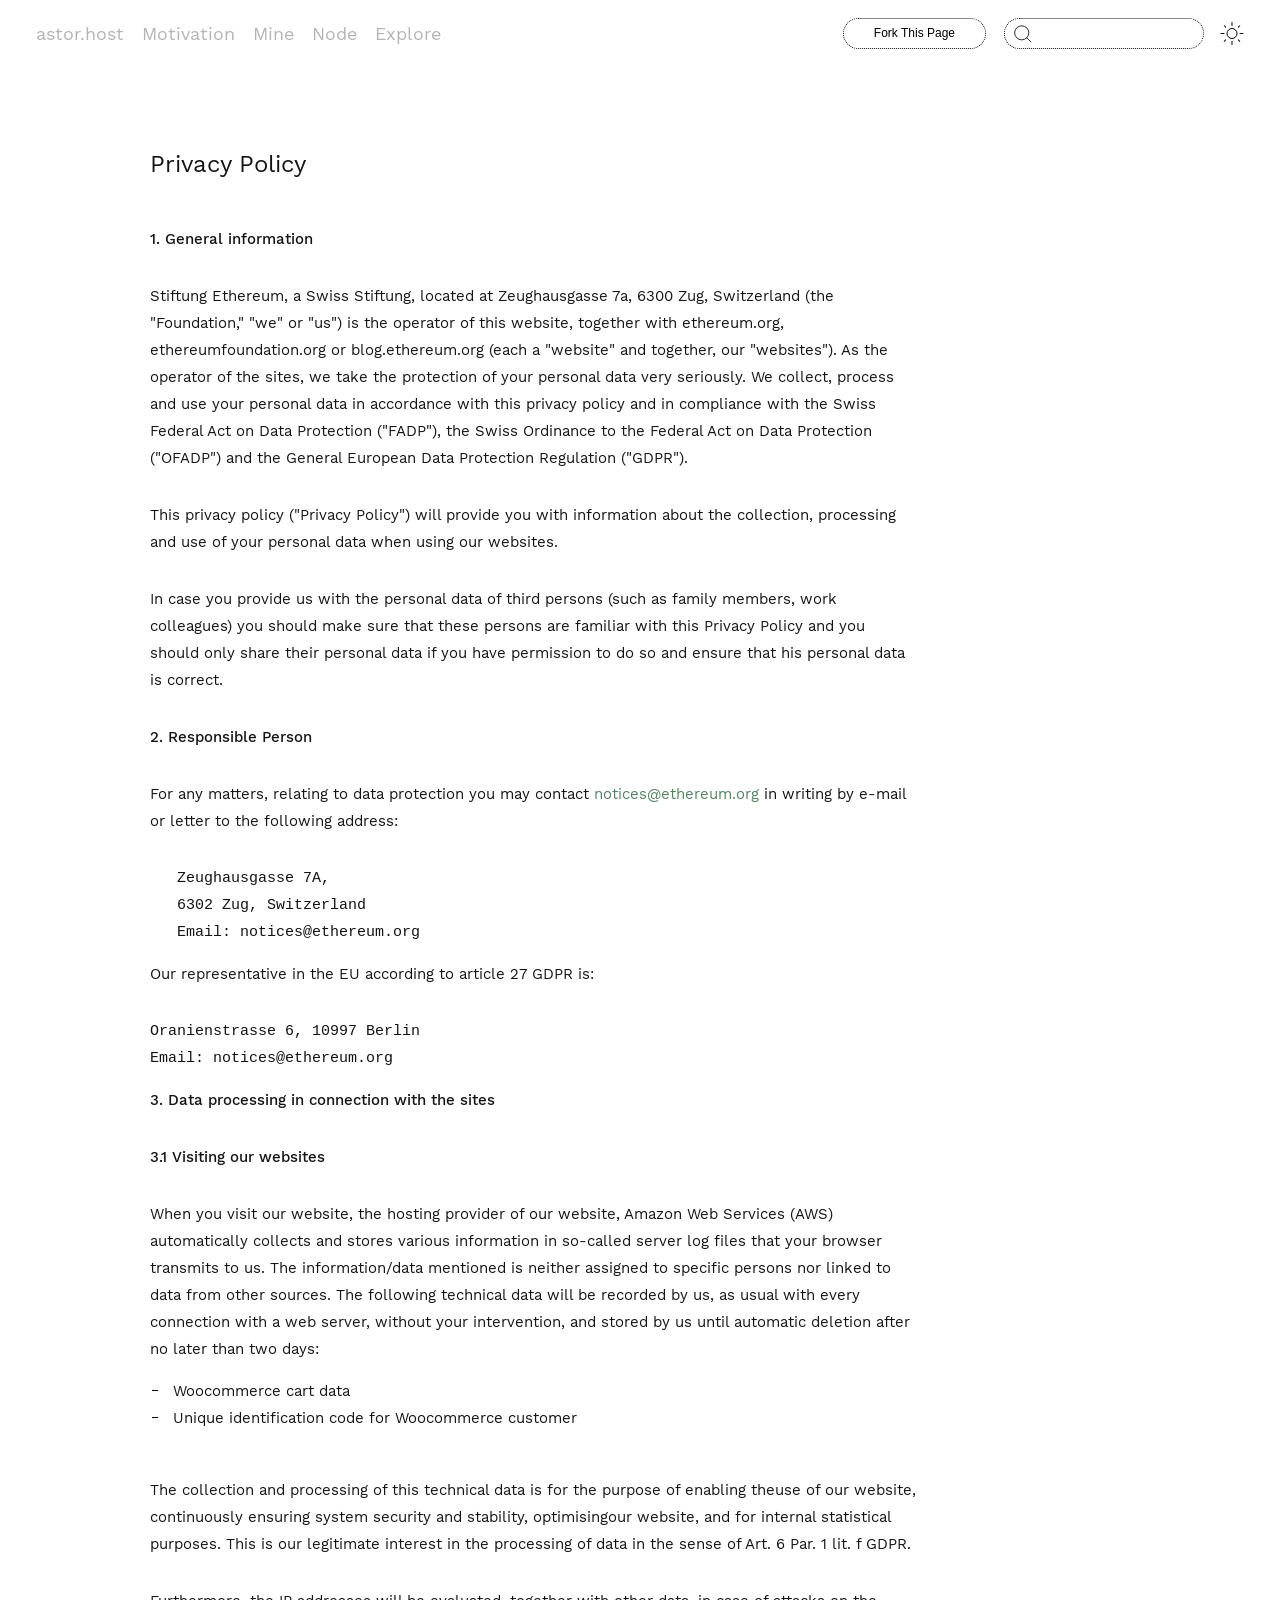
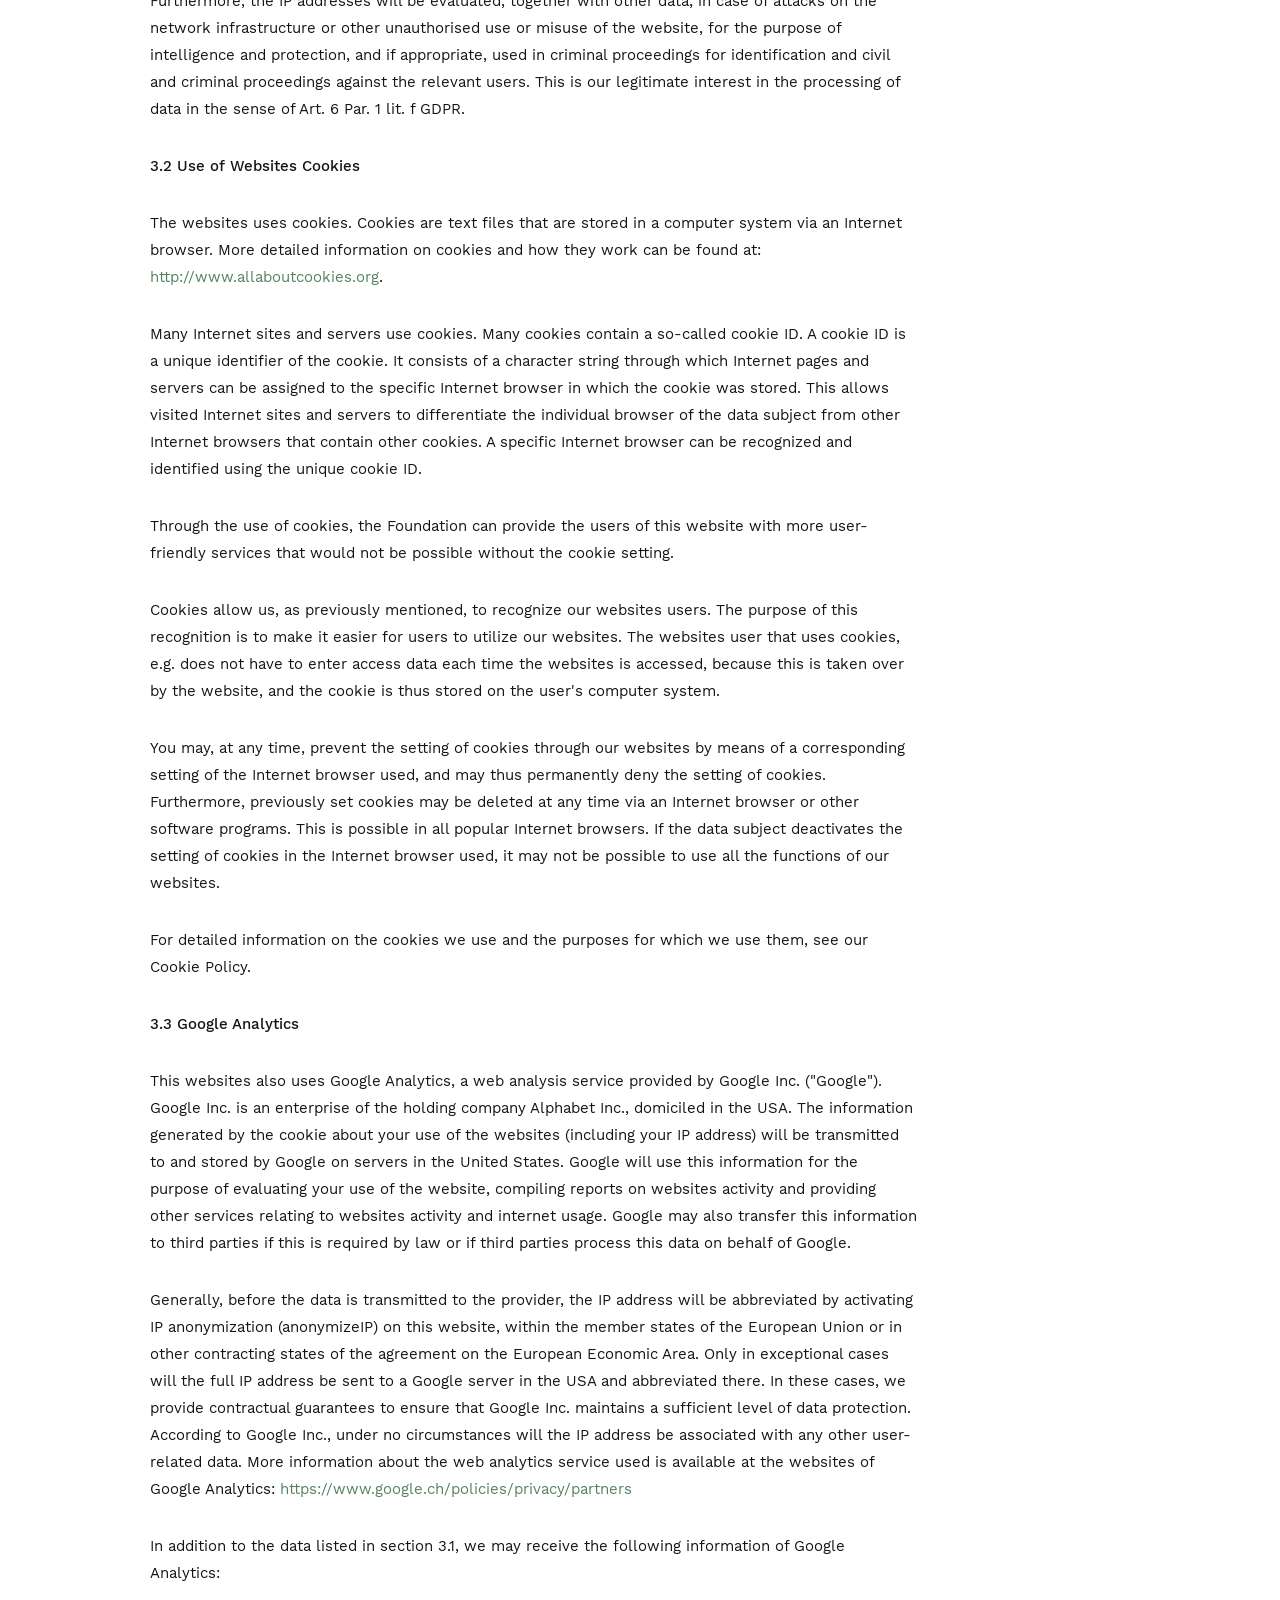
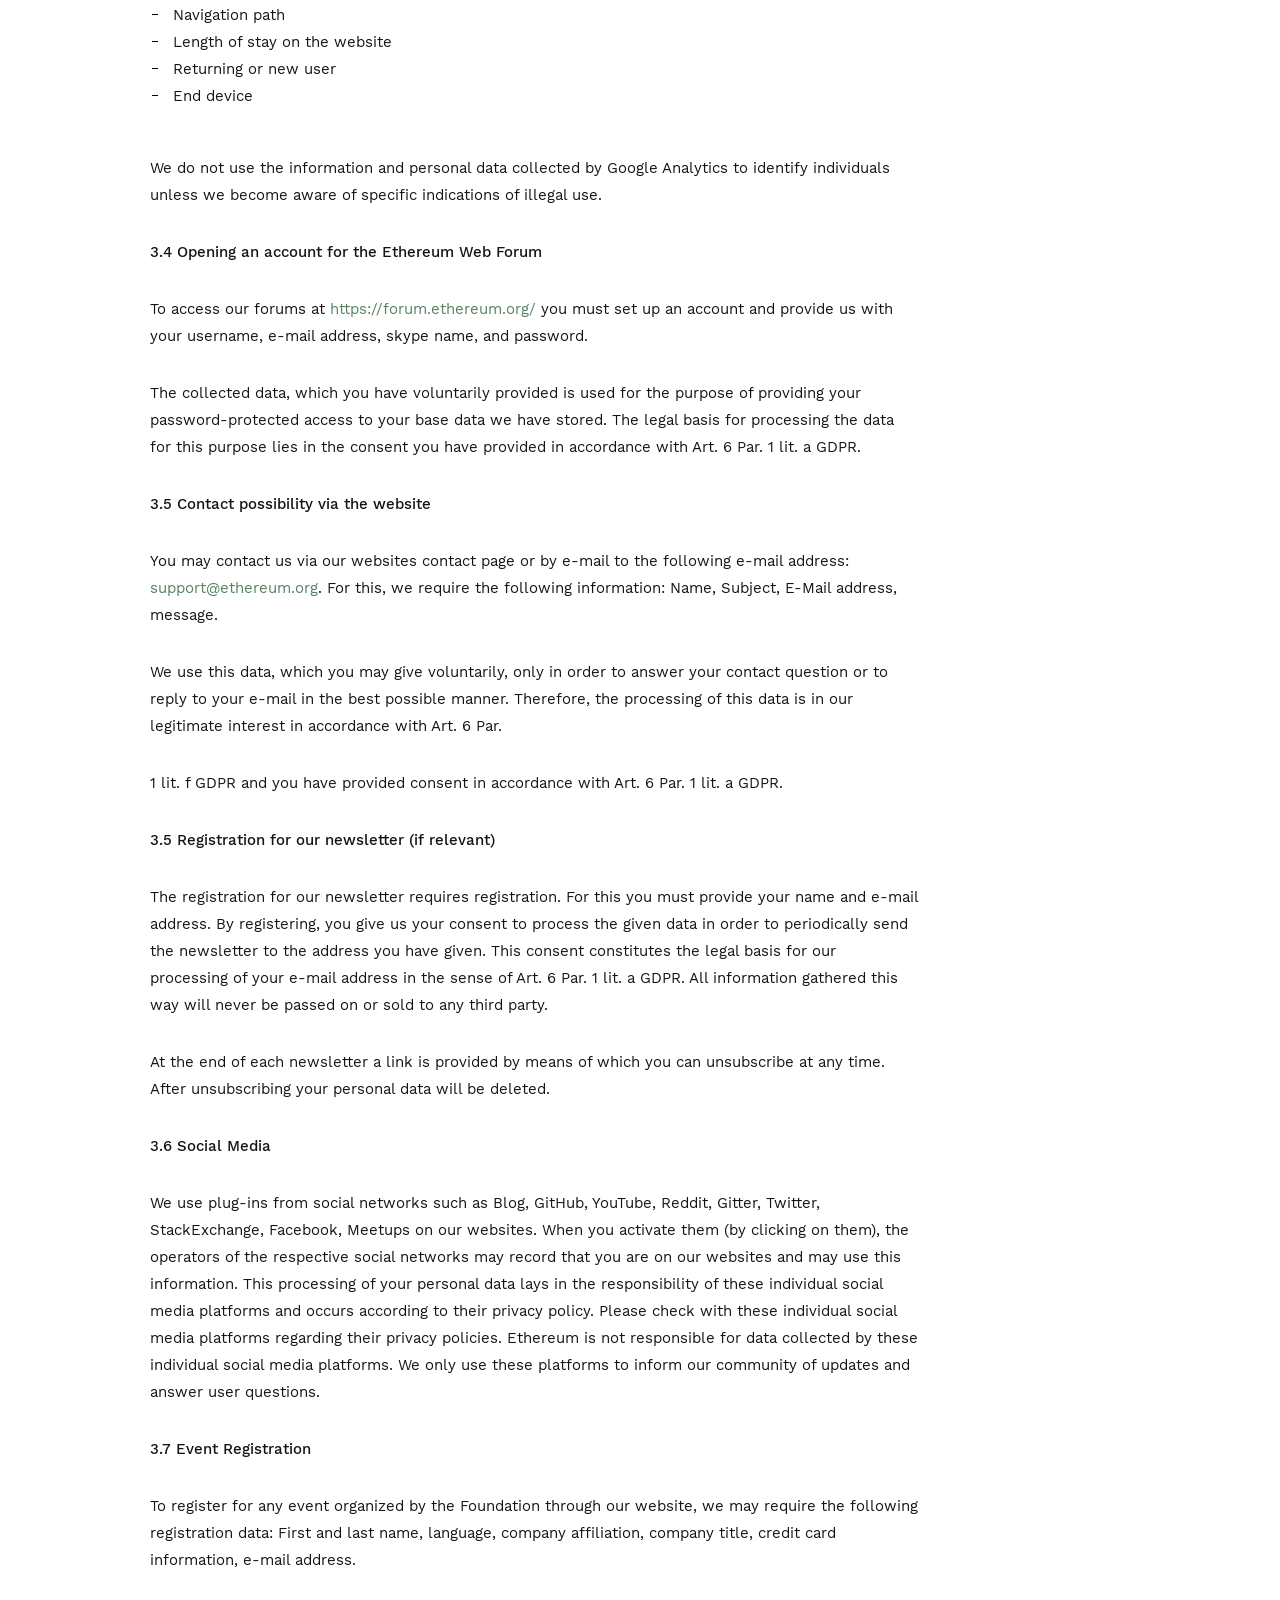
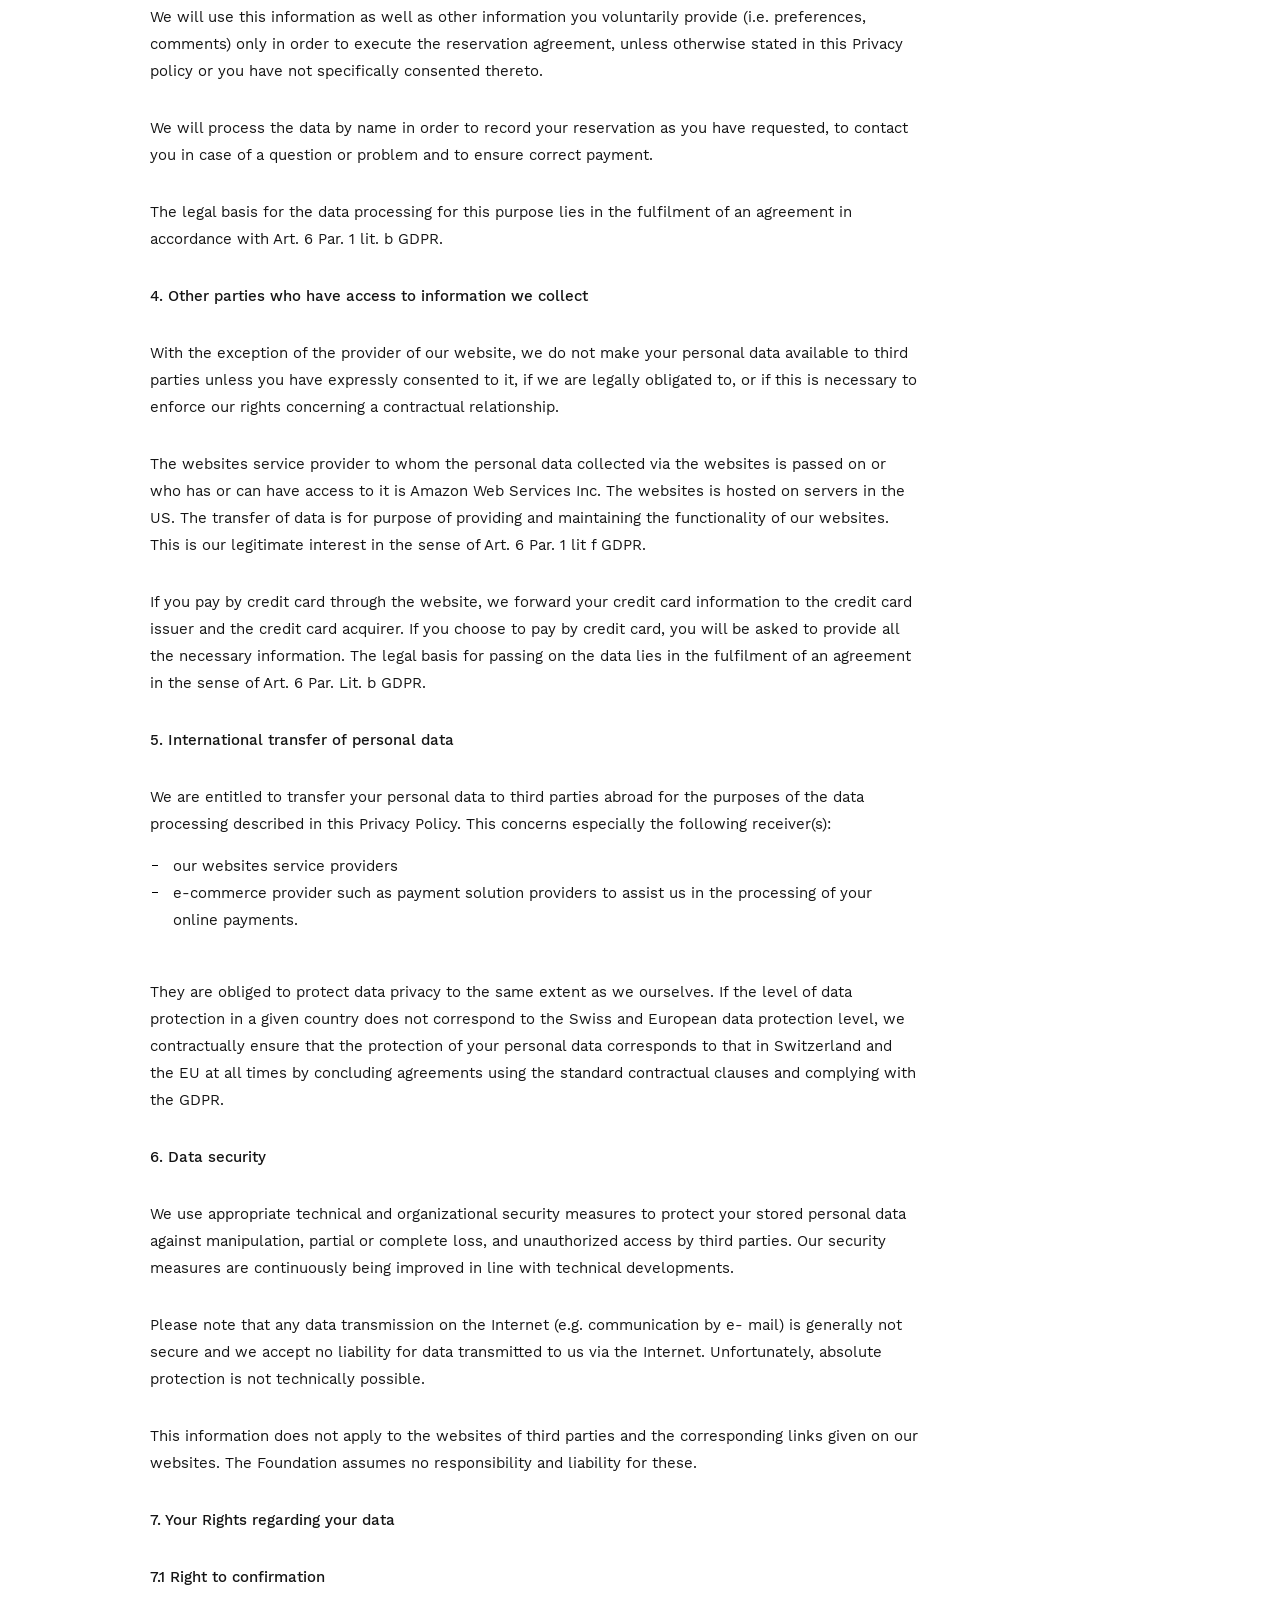
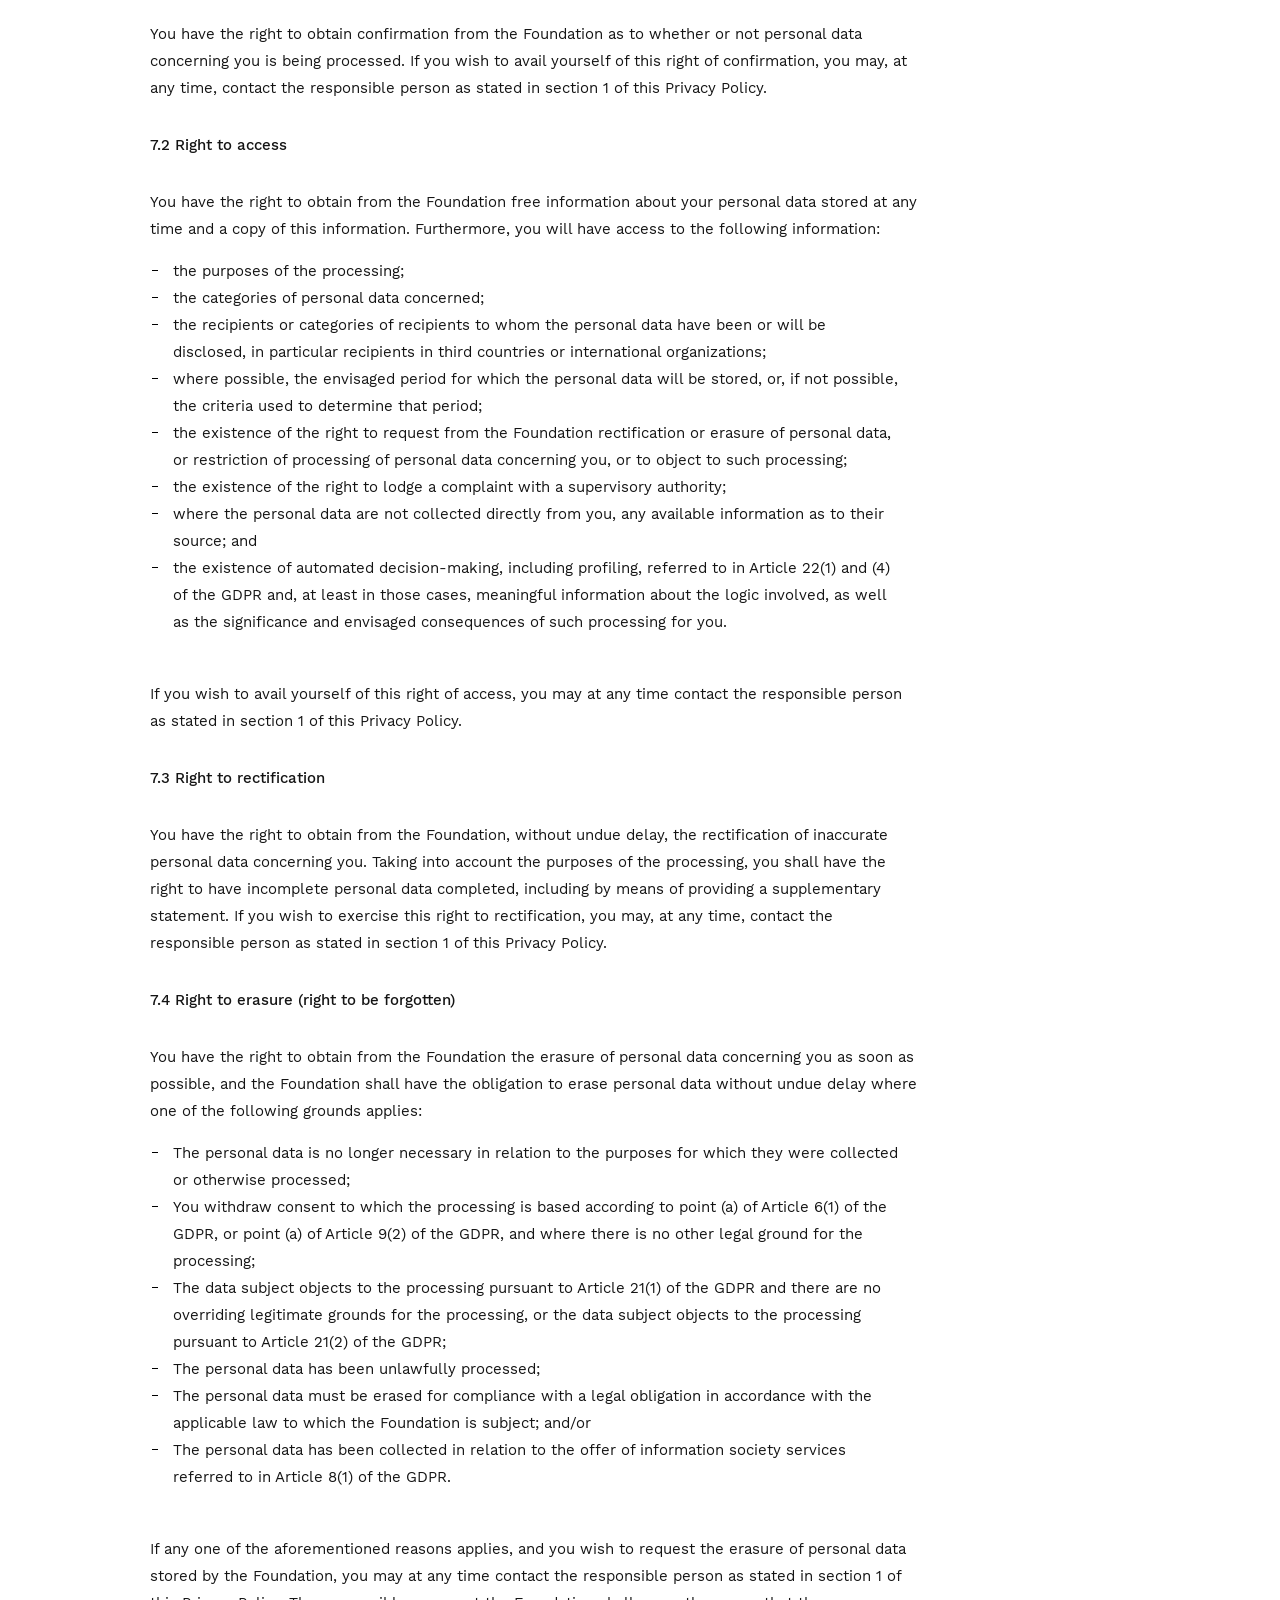
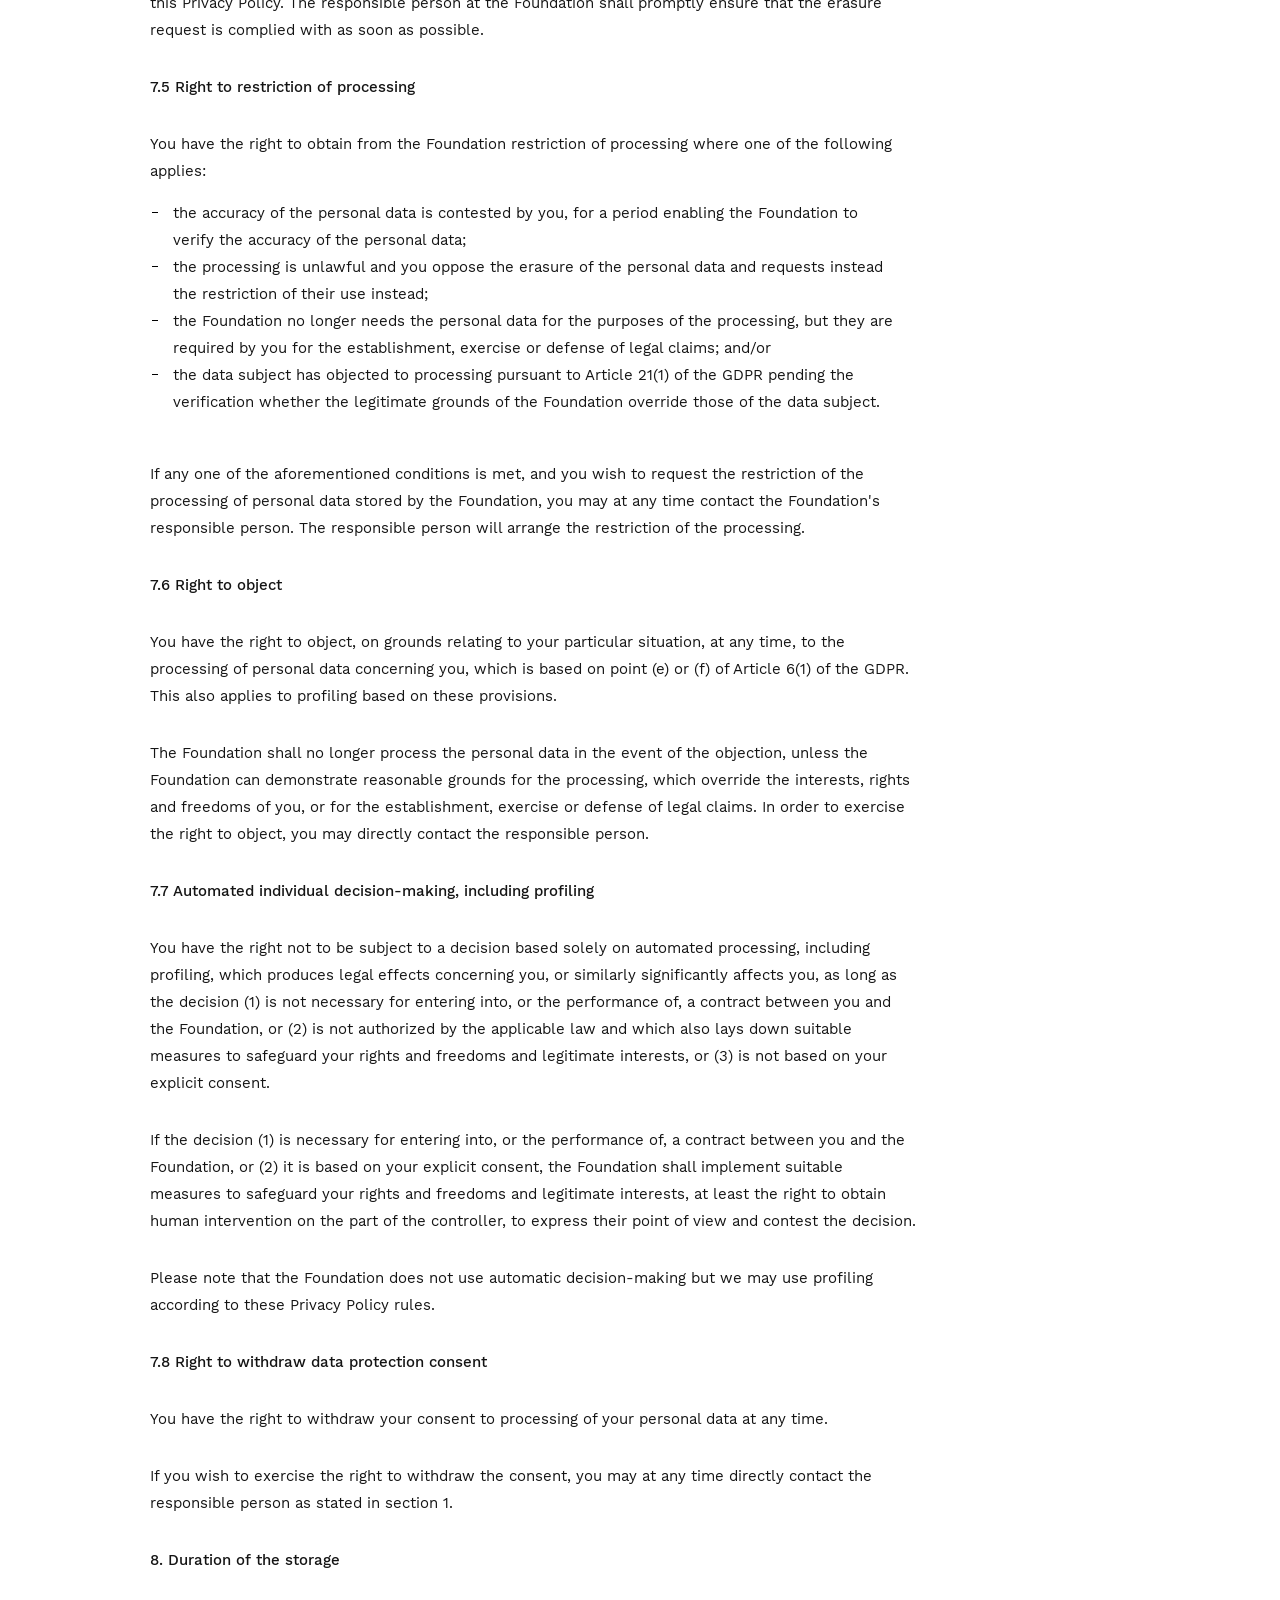
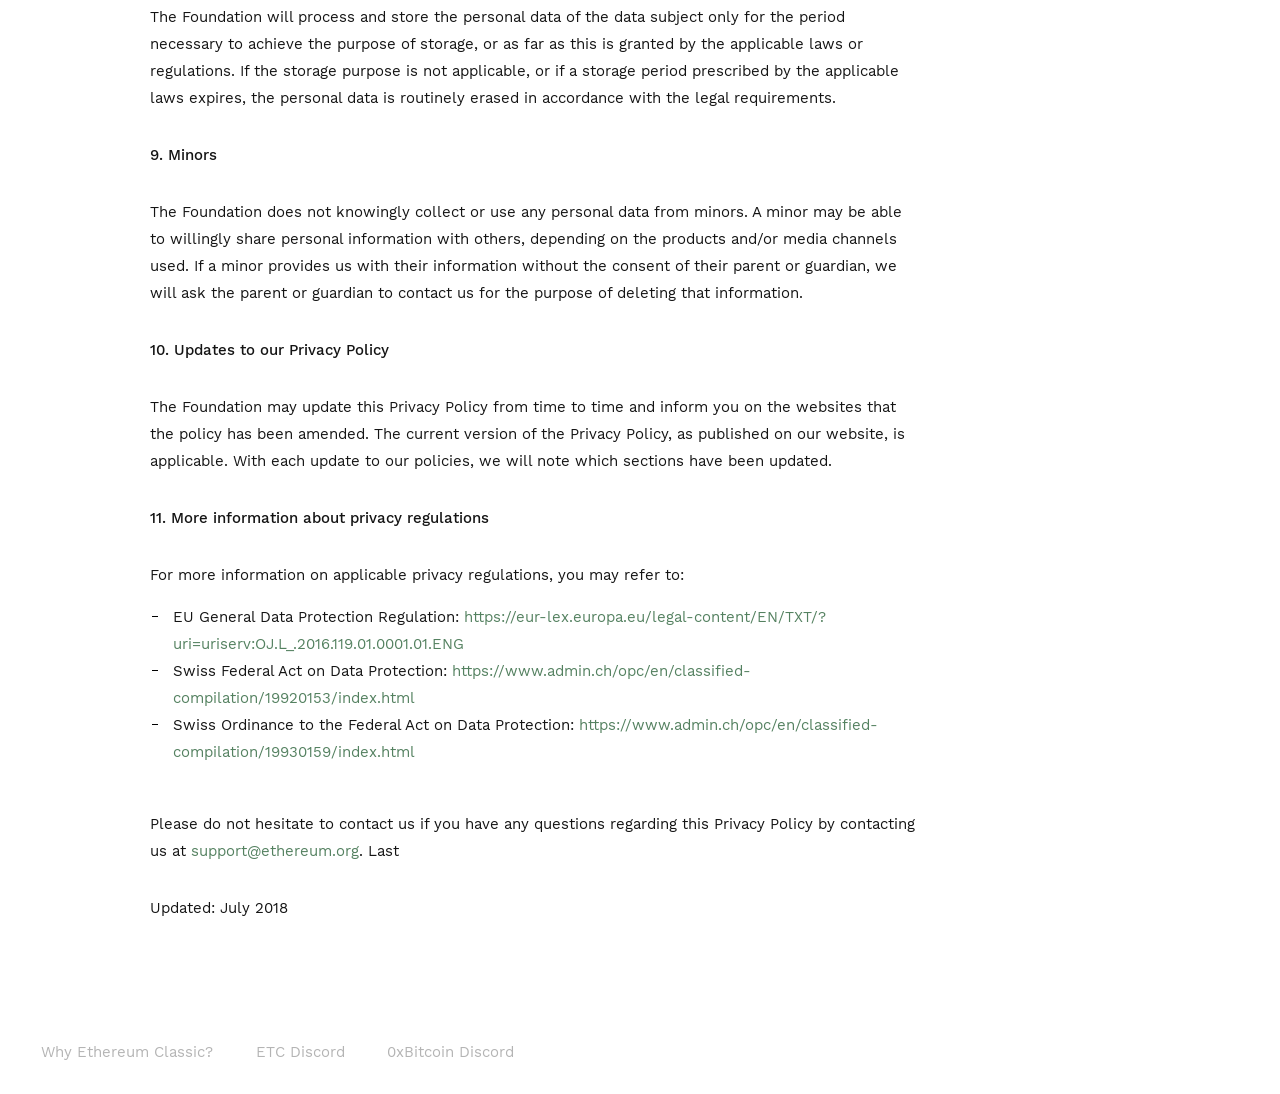
<file: privacy-policy/index.html>
<!DOCTYPE html>
<html lang="en-US">
  <head>
    <meta charset="utf-8">
    <meta name="viewport" content="width=device-width,initial-scale=1">
    <title>Privacy Policy | astor.host</title>
    <meta name="description" content="Astor Network Resources">
    <meta name="viewport" content="width=device-width,initial-scale=1,maximum-scale=1,maximum-scale=1">
  <link rel="icon" type="image/png" href="favicon.png">
    
    <link rel="preload" href="/assets/css/0.styles.310e7f9d.css" as="style"><link rel="preload" href="/assets/js/app.5247c8fb.js" as="script"><link rel="preload" href="/assets/js/3.273e984b.js" as="script"><link rel="preload" href="/assets/js/12.0d34e453.js" as="script"><link rel="prefetch" href="/assets/js/10.77381d1f.js"><link rel="prefetch" href="/assets/js/11.20f3daba.js"><link rel="prefetch" href="/assets/js/13.d09b0bf7.js"><link rel="prefetch" href="/assets/js/14.1d7be906.js"><link rel="prefetch" href="/assets/js/2.b33a9ac1.js"><link rel="prefetch" href="/assets/js/4.f0b7142f.js"><link rel="prefetch" href="/assets/js/5.4ac5419c.js"><link rel="prefetch" href="/assets/js/6.a09c084b.js"><link rel="prefetch" href="/assets/js/7.0fdad3e4.js"><link rel="prefetch" href="/assets/js/8.bea71995.js"><link rel="prefetch" href="/assets/js/9.6da46f6c.js">
    <link rel="stylesheet" href="/assets/css/0.styles.310e7f9d.css">
  </head>
  <body>
    <div id="app" data-server-rendered="true"><div id="wrapper" data-v-7a4724d8><header class="header-right flex" data-v-2855cfc8 data-v-7a4724d8><div class="flex" data-v-2855cfc8><div class="sidebar-button" data-v-2855cfc8><svg width="25px" height="20px" viewBox="0 0 25 20" xmlns="http://www.w3.org/2000/svg" aria-hidden="true" role="img" class="icon"><g transform="translate(-22.000000, -2.000000)"><g transform="translate(22.000000, 2.545974)"><path d="M24.7714844,0.5 L0,0.5"></path> <path d="M24.7714844,9.72701303 L0,9.72701303"></path> <path d="M24.7714844,18.9540261 L0,18.9540261"></path></g></g></svg> <a href="/" class="home-link router-link-active"><span class="site-name">astor.host</span></a></div> <nav class="nav-links sm-hide" data-v-2855cfc8><ul class="nav-ul"><li class="nav-item"><a href="/" class="nav-link">astor.host</a></li><li class="nav-item"><a href="/motivation/" class="nav-link">Motivation</a></li><li class="nav-item"><a href="/mine/" class="nav-link">Mine</a></li><li class="nav-item"><a href="/node/" class="nav-link">Node</a></li><li class="nav-item"><a href="/explore/" class="nav-link">Explore</a></li></ul></nav></div> <div class="menu inline flex flex-center" data-v-2855cfc8><a href="https://github.com/antsankov/astor-network" target="_blank" class="sm-hide md-hide" data-v-2855cfc8><button data-v-2855cfc8>Fork This Page</button></a> <div class="search-box" data-v-2855cfc8><input aria-label="Search" autocomplete="off" spellcheck="false" value=""> <!----></div> <a href="#" class="md-up-hide" data-v-2855cfc8><img src="/assets/img/icon-github.3720c649.svg" class="hide-dark" data-v-2855cfc8> <img src="/assets/img/icon-github-white.e05d488b.svg" class="show-dark" data-v-2855cfc8></a> <span class="pointer view-mode" data-v-2855cfc8><img src="/assets/img/icon-sun.f0087fa4.svg" class="hide-dark" data-v-2855cfc8> <img src="/assets/img/icon-moon.0d522939.svg" class="show-dark" data-v-2855cfc8></span></div></header> <!----> <div class="content default"><h1 id="privacy-policy"><a href="#privacy-policy" aria-hidden="true" class="header-anchor">↳</a> Privacy Policy</h1> <p><strong>1. General information</strong></p> <p>Stiftung Ethereum, a Swiss Stiftung, located at Zeughausgasse 7a, 6300
Zug, Switzerland (the &quot;Foundation,&quot; &quot;we&quot; or &quot;us&quot;) is the operator
of this website, together with ethereum.org, ethereumfoundation.org or
blog.ethereum.org (each a &quot;website&quot; and together, our &quot;websites&quot;). As
the operator of the sites, we take the protection of your personal data
very seriously. We collect, process and use your personal data in
accordance with this privacy policy and in compliance with the Swiss
Federal Act on Data Protection (&quot;FADP&quot;), the Swiss Ordinance to the
Federal Act on Data Protection (&quot;OFADP&quot;) and the General European Data
Protection Regulation (&quot;GDPR&quot;).</p> <p>This privacy policy (&quot;Privacy Policy&quot;) will provide you with information
about the collection, processing and use of your personal data when
using our websites.</p> <p>In case you provide us with the personal data of third persons (such as
family members, work colleagues) you should make sure that these persons
are familiar with this Privacy Policy and you should only share their
personal data if you have permission to do so and ensure that his
personal data is correct.</p> <p><strong>2. Responsible Person</strong></p> <p>For any matters, relating to data protection you may contact
<a href="mailto:notices@ethereum.org">notices@ethereum.org</a> in writing by e-mail or letter to the following
address:</p> <pre><code>   Zeughausgasse 7A,
   6302 Zug, Switzerland
   Email: notices@ethereum.org
</code></pre> <p>Our representative in the EU according to article 27 GDPR is:</p> <pre><code>Oranienstrasse 6, 10997 Berlin
Email: notices@ethereum.org
</code></pre> <p><strong>3. Data processing in connection with the sites</strong></p> <p><strong>3.1 Visiting our websites</strong></p> <p>When you visit our website, the hosting provider of our website, Amazon
Web Services (AWS) automatically collects and stores various information
in so-called server log files that your browser transmits to us. The
information/data mentioned is neither assigned to specific persons nor
linked to data from other sources. The following technical data will be
recorded by us, as usual with every connection with a web server,
without your intervention, and stored by us until automatic deletion
after no later than two days:</p> <ul><li>Woocommerce cart data</li> <li>Unique identification code for Woocommerce customer</li></ul> <p>The collection and processing of this technical data is for the purpose
of enabling theuse of our website, continuously ensuring system security
and stability, optimisingour website, and for internal statistical
purposes. This is our legitimate interest in the processing of data in
the sense of Art. 6 Par. 1 lit. f GDPR.</p> <p>Furthermore, the IP addresses will be evaluated, together with other
data, in case of attacks on the network infrastructure or other
unauthorised use or misuse of the website, for the purpose of
intelligence and protection, and if appropriate, used in criminal
proceedings for identification and civil and criminal proceedings
against the relevant users. This is our legitimate interest in the
processing of data in the sense of Art. 6 Par. 1 lit. f GDPR.</p> <p><strong>3.2 Use of Websites Cookies</strong></p> <p>The websites uses cookies. Cookies are text files that are stored in a
computer system via an Internet browser. More detailed information on
cookies and how they work can be found at:
<a href="http://www.allaboutcookies.org" target="_blank" rel="noopener noreferrer">http://www.allaboutcookies.org<svg xmlns="http://www.w3.org/2000/svg" aria-hidden="true" x="0px" y="0px" viewBox="0 0 100 100" width="15" height="15" class="icon outbound"><path fill="currentColor" d="M18.8,85.1h56l0,0c2.2,0,4-1.8,4-4v-32h-8v28h-48v-48h28v-8h-32l0,0c-2.2,0-4,1.8-4,4v56C14.8,83.3,16.6,85.1,18.8,85.1z"></path> <polygon fill="currentColor" points="45.7,48.7 51.3,54.3 77.2,28.5 77.2,37.2 85.2,37.2 85.2,14.9 62.8,14.9 62.8,22.9 71.5,22.9"></polygon></svg></a>.</p> <p>Many Internet sites and servers use cookies. Many cookies contain a
so-called cookie ID. A cookie ID is a unique identifier of the cookie.
It consists of a character string through which Internet pages and
servers can be assigned to the specific Internet browser in which the
cookie was stored. This allows visited Internet sites and servers to
differentiate the individual browser of the data subject from other
Internet browsers that contain other cookies. A specific Internet
browser can be recognized and identified using the unique cookie ID.</p> <p>Through the use of cookies, the Foundation can provide the users of this
website with more user-friendly services that would not be possible
without the cookie setting.</p> <p>Cookies allow us, as previously mentioned, to recognize our websites
users. The purpose of this recognition is to make it easier for users to
utilize our websites. The websites user that uses cookies, e.g. does not
have to enter access data each time the websites is accessed, because
this is taken over by the website, and the cookie is thus stored on the
user's computer system.</p> <p>You may, at any time, prevent the setting of cookies through our
websites by means of a corresponding setting of the Internet browser
used, and may thus permanently deny the setting of cookies. Furthermore,
previously set cookies may be deleted at any time via an Internet
browser or other software programs. This is possible in all popular
Internet browsers. If the data subject deactivates the setting of
cookies in the Internet browser used, it may not be possible to use all
the functions of our websites.</p> <p>For detailed information on the cookies we use and the purposes for
which we use them, see our Cookie Policy.</p> <p><strong>3.3 Google Analytics</strong></p> <p>This websites also uses Google Analytics, a web analysis service
provided by Google Inc. (&quot;Google&quot;). Google Inc. is an enterprise of
the holding company Alphabet Inc., domiciled in the USA. The information
generated by the cookie about your use of the websites (including your
IP address) will be transmitted to and stored by Google on servers in
the United States. Google will use this information for the purpose of
evaluating your use of the website, compiling reports on websites
activity and providing other services relating to websites activity and
internet usage. Google may also transfer this information to third
parties if this is required by law or if third parties process this data
on behalf of Google.</p> <p>Generally, before the data is transmitted to the provider, the IP
address will be abbreviated by activating IP anonymization (anonymizeIP)
on this website, within the member states of the European Union or in
other contracting states of the agreement on the European Economic Area.
Only in exceptional cases will the full IP address be sent to a Google
server in the USA and abbreviated there. In these cases, we provide
contractual guarantees to ensure that Google Inc. maintains a sufficient
level of data protection. According to Google Inc., under no
circumstances will the IP address be associated with any other
user-related data. More information about the web analytics service used
is available at the websites of Google Analytics:
<a href="https://www.google.ch/policies/privacy/partners" target="_blank" rel="noopener noreferrer">https://www.google.ch/policies/privacy/partners<svg xmlns="http://www.w3.org/2000/svg" aria-hidden="true" x="0px" y="0px" viewBox="0 0 100 100" width="15" height="15" class="icon outbound"><path fill="currentColor" d="M18.8,85.1h56l0,0c2.2,0,4-1.8,4-4v-32h-8v28h-48v-48h28v-8h-32l0,0c-2.2,0-4,1.8-4,4v56C14.8,83.3,16.6,85.1,18.8,85.1z"></path> <polygon fill="currentColor" points="45.7,48.7 51.3,54.3 77.2,28.5 77.2,37.2 85.2,37.2 85.2,14.9 62.8,14.9 62.8,22.9 71.5,22.9"></polygon></svg></a></p> <p>In addition to the data listed in section 3.1, we may receive the
following information of Google Analytics:</p> <ul><li>Navigation path</li> <li>Length of stay on the website</li> <li>Returning or new user</li> <li>End device</li></ul> <p>We do not use the information and personal data collected by Google
Analytics to identify individuals unless we become aware of specific
indications of illegal use.</p> <p><strong>3.4 Opening an account for the Ethereum Web Forum</strong></p> <p>To access our forums at <a href="https://forum.ethereum.org/" target="_blank" rel="noopener noreferrer">https://forum.ethereum.org/<svg xmlns="http://www.w3.org/2000/svg" aria-hidden="true" x="0px" y="0px" viewBox="0 0 100 100" width="15" height="15" class="icon outbound"><path fill="currentColor" d="M18.8,85.1h56l0,0c2.2,0,4-1.8,4-4v-32h-8v28h-48v-48h28v-8h-32l0,0c-2.2,0-4,1.8-4,4v56C14.8,83.3,16.6,85.1,18.8,85.1z"></path> <polygon fill="currentColor" points="45.7,48.7 51.3,54.3 77.2,28.5 77.2,37.2 85.2,37.2 85.2,14.9 62.8,14.9 62.8,22.9 71.5,22.9"></polygon></svg></a> you must set up an
account and provide us with your username, e-mail address, skype name,
and password.</p> <p>The collected data, which you have voluntarily provided is used for the
purpose of providing your password-protected access to your base data we
have stored. The legal basis for processing the data for this purpose
lies in the consent you have provided in accordance with Art. 6 Par. 1
lit. a GDPR.</p> <p><strong>3.5 Contact possibility via the website</strong></p> <p>You may contact us via our websites contact page or by e-mail to the
following e-mail address: <a href="mailto:support@ethereum.org">support@ethereum.org</a>. For this, we require
the following information: Name, Subject, E-Mail address, message.</p> <p>We use this data, which you may give voluntarily, only in order to
answer your contact question or to reply to your e-mail in the best
possible manner. Therefore, the processing of this data is in our
legitimate interest in accordance with Art. 6 Par.</p> <p>1 lit. f GDPR and you have provided consent in accordance with Art. 6
Par. 1 lit. a GDPR.</p> <p><strong>3.5 Registration for our newsletter (if relevant)</strong></p> <p>The registration for our newsletter requires registration. For this you
must provide your name and e-mail address. By registering, you give us
your consent to process the given data in order to periodically send the
newsletter to the address you have given. This consent constitutes the
legal basis for our processing of your e-mail address in the sense of
Art. 6 Par. 1 lit. a GDPR. All information gathered this way will never
be passed on or sold to any third party.</p> <p>At the end of each newsletter a link is provided by means of which you
can unsubscribe at any time. After unsubscribing your personal data will
be deleted.</p> <p><strong>3.6 Social Media</strong></p> <p>We use plug-ins from social networks such as Blog, GitHub, YouTube,
Reddit, Gitter, Twitter, StackExchange, Facebook, Meetups on our
websites. When you activate them (by clicking on them), the operators of
the respective social networks may record that you are on our websites
and may use this information. This processing of your personal data lays
in the responsibility of these individual social media platforms and
occurs according to their privacy policy. Please check with these
individual social media platforms regarding their privacy policies.
Ethereum is not responsible for data collected by these individual
social media platforms. We only use these platforms to inform our
community of updates and answer user questions.</p> <p><strong>3.7 Event Registration</strong></p> <p>To register for any event organized by the Foundation through our
website, we may require the following registration data: First and last
name, language, company affiliation, company title, credit card
information, e-mail address.</p> <p>We will use this information as well as other information you
voluntarily provide (i.e. preferences, comments) only in order to
execute the reservation agreement, unless otherwise stated in this
Privacy policy or you have not specifically consented thereto.</p> <p>We will process the data by name in order to record your reservation as
you have requested, to contact you in case of a question or problem and
to ensure correct payment.</p> <p>The legal basis for the data processing for this purpose lies in the
fulfilment of an agreement in accordance with Art. 6 Par. 1 lit. b GDPR.</p> <p><strong>4. Other parties who have access to information we collect</strong></p> <p>With the exception of the provider of our website, we do not make your
personal data available to third parties unless you have expressly
consented to it, if we are legally obligated to, or if this is necessary
to enforce our rights concerning a contractual relationship.</p> <p>The websites service provider to whom the personal data collected via
the websites is passed on or who has or can have access to it is Amazon
Web Services Inc. The websites is hosted on servers in the US. The
transfer of data is for purpose of providing and maintaining the
functionality of our websites. This is our legitimate interest in the
sense of Art. 6 Par. 1 lit f GDPR.</p> <p>If you pay by credit card through the website, we forward your credit
card information to the credit card issuer and the credit card acquirer.
If you choose to pay by credit card, you will be asked to provide all
the necessary information. The legal basis for passing on the data lies
in the fulfilment of an agreement in the sense of Art. 6 Par. Lit. b
GDPR.</p> <p><strong>5. International transfer of personal data</strong></p> <p>We are entitled to transfer your personal data to third parties abroad
for the purposes of the data processing described in this Privacy
Policy. This concerns especially the following receiver(s):</p> <ul><li>our websites service providers</li> <li>e-commerce provider such as payment solution providers to assist us
in the processing of your online payments.</li></ul> <p>They are obliged to protect data privacy to the same extent as we
ourselves. If the level of data protection in a given country does not
correspond to the Swiss and European data protection level, we
contractually ensure that the protection of your personal data
corresponds to that in Switzerland and the EU at all times by concluding
agreements using the standard contractual clauses and complying with the
GDPR.</p> <p><strong>6. Data security</strong></p> <p>We use appropriate technical and organizational security measures to
protect your stored personal data against manipulation, partial or
complete loss, and unauthorized access by third parties. Our security
measures are continuously being improved in line with technical
developments.</p> <p>Please note that any data transmission on the Internet (e.g.
communication by e- mail) is generally not secure and we accept no
liability for data transmitted to us via the Internet. Unfortunately,
absolute protection is not technically possible.</p> <p>This information does not apply to the websites of third parties and the
corresponding links given on our websites. The Foundation assumes no
responsibility and liability for these.</p> <p><strong>7. Your Rights regarding your data</strong></p> <p><strong>7.1 Right to confirmation</strong></p> <p>You have the right to obtain confirmation from the Foundation as to
whether or not personal data concerning you is being processed. If you
wish to avail yourself of this right of confirmation, you may, at any
time, contact the responsible person as stated in section 1 of this
Privacy Policy.</p> <p><strong>7.2 Right to access</strong></p> <p>You have the right to obtain from the Foundation free information about
your personal data stored at any time and a copy of this information.
Furthermore, you will have access to the following information:</p> <ul><li>the purposes of the processing;</li> <li>the categories of personal data concerned;</li> <li>the recipients or categories of recipients to whom the personal data
have been or will be disclosed, in particular recipients in third
countries or international organizations;</li> <li>where possible, the envisaged period for which the personal data
will be stored, or, if not possible, the criteria used to determine
that period;</li> <li>the existence of the right to request from the Foundation
rectification or erasure of personal data, or restriction of
processing of personal data concerning you, or to object to such
processing;</li> <li>the existence of the right to lodge a complaint with a supervisory
authority;</li> <li>where the personal data are not collected directly from you, any
available information as to their source; and</li> <li>the existence of automated decision-making, including profiling,
referred to in Article 22(1) and (4) of the GDPR and, at least in
those cases, meaningful information about the logic involved, as
well as the significance and envisaged consequences of such
processing for you.</li></ul> <p>If you wish to avail yourself of this right of access, you may at any
time contact the responsible person as stated in section 1 of this
Privacy Policy.</p> <p><strong>7.3 Right to rectification</strong></p> <p>You have the right to obtain from the Foundation, without undue delay,
the rectification of inaccurate personal data concerning you. Taking
into account the purposes of the processing, you shall have the right to
have incomplete personal data completed, including by means of providing
a supplementary statement. If you wish to exercise this right to
rectification, you may, at any time, contact the responsible person as
stated in section 1 of this Privacy Policy.</p> <p><strong>7.4 Right to erasure (right to be forgotten)</strong></p> <p>You have the right to obtain from the Foundation the erasure of personal
data concerning you as soon as possible, and the Foundation shall have
the obligation to erase personal data without undue delay where one of
the following grounds applies:</p> <ul><li>The personal data is no longer necessary in relation to the purposes
for which they were collected or otherwise processed;</li> <li>You withdraw consent to which the processing is based according to
point (a) of Article 6(1) of the GDPR, or point (a) of Article 9(2)
of the GDPR, and where there is no other legal ground for the
processing;</li> <li>The data subject objects to the processing pursuant to Article 21(1)
of the GDPR and there are no overriding legitimate grounds for the
processing, or the data subject objects to the processing pursuant
to Article 21(2) of the GDPR;</li> <li>The personal data has been unlawfully processed;</li> <li>The personal data must be erased for compliance with a legal
obligation in accordance with the applicable law to which the
Foundation is subject; and/or</li> <li>The personal data has been collected in relation to the offer of
information society services referred to in Article 8(1) of the
GDPR.</li></ul> <p>If any one of the aforementioned reasons applies, and you wish to
request the erasure of personal data stored by the Foundation, you may
at any time contact the responsible person as stated in section 1 of
this Privacy Policy. The responsible person at the Foundation shall
promptly ensure that the erasure request is complied with as soon as
possible.</p> <p><strong>7.5 Right to restriction of processing</strong></p> <p>You have the right to obtain from the Foundation restriction of
processing where one of the following applies:</p> <ul><li>the accuracy of the personal data is contested by you, for a period
enabling the Foundation to verify the accuracy of the personal data;</li> <li>the processing is unlawful and you oppose the erasure of the
personal data and requests instead the restriction of their use
instead;</li> <li>the Foundation no longer needs the personal data for the purposes of
the processing, but they are required by you for the establishment,
exercise or defense of legal claims; and/or</li> <li>the data subject has objected to processing pursuant to Article
21(1) of the GDPR pending the verification whether the legitimate
grounds of the Foundation override those of the data subject.</li></ul> <p>If any one of the aforementioned conditions is met, and you wish to
request the restriction of the processing of personal data stored by the
Foundation, you may at any time contact the Foundation's responsible
person. The responsible person will arrange the restriction of the
processing.</p> <p><strong>7.6 Right to object</strong></p> <p>You have the right to object, on grounds relating to your particular
situation, at any time, to the processing of personal data concerning
you, which is based on point (e) or (f) of Article 6(1) of the GDPR.
This also applies to profiling based on these provisions.</p> <p>The Foundation shall no longer process the personal data in the event of
the objection, unless the Foundation can demonstrate reasonable grounds
for the processing, which override the interests, rights and freedoms of
you, or for the establishment, exercise or defense of legal claims. In
order to exercise the right to object, you may directly contact the
responsible person.</p> <p><strong>7.7 Automated individual decision-making, including profiling</strong></p> <p>You have the right not to be subject to a decision based solely on
automated processing, including profiling, which produces legal effects
concerning you, or similarly significantly affects you, as long as the
decision (1) is not necessary for entering into, or the performance of,
a contract between you and the Foundation, or (2) is not authorized by
the applicable law and which also lays down suitable measures to
safeguard your rights and freedoms and legitimate interests, or (3) is
not based on your explicit consent.</p> <p>If the decision (1) is necessary for entering into, or the performance
of, a contract between you and the Foundation, or (2) it is based on
your explicit consent, the Foundation shall implement suitable measures
to safeguard your rights and freedoms and legitimate interests, at least
the right to obtain human intervention on the part of the controller, to
express their point of view and contest the decision.</p> <p>Please note that the Foundation does not use automatic decision-making
but we may use profiling according to these Privacy Policy rules.</p> <p><strong>7.8 Right to withdraw data protection consent</strong></p> <p>You have the right to withdraw your consent to processing of your
personal data at any time.</p> <p>If you wish to exercise the right to withdraw the consent, you may at
any time directly contact the responsible person as stated in section 1.</p> <p><strong>8. Duration of the storage</strong></p> <p>The Foundation will process and store the personal data of the data
subject only for the period necessary to achieve the purpose of storage,
or as far as this is granted by the applicable laws or regulations. If
the storage purpose is not applicable, or if a storage period prescribed
by the applicable laws expires, the personal data is routinely erased in
accordance with the legal requirements.</p> <p><strong>9. Minors</strong></p> <p>The Foundation does not knowingly collect or use any personal data from
minors. A minor may be able to willingly share personal information with
others, depending on the products and/or media channels used. If a minor
provides us with their information without the consent of their parent
or guardian, we will ask the parent or guardian to contact us for the
purpose of deleting that information.</p> <p><strong>10. Updates to our Privacy Policy</strong></p> <p>The Foundation may update this Privacy Policy from time to time and
inform you on the websites that the policy has been amended. The current
version of the Privacy Policy, as published on our website, is
applicable. With each update to our policies, we will note which
sections have been updated.</p> <p><strong>11. More information about privacy regulations</strong></p> <p>For more information on applicable privacy regulations, you may refer
to:</p> <ul><li>EU General Data Protection Regulation:
<a href="https://eur-lex.europa.eu/legal-content/EN/TXT/?uri=uriserv:OJ.L_.2016.119.01.0001.01.ENG" target="_blank" rel="noopener noreferrer">https://eur-lex.europa.eu/legal-content/EN/TXT/?uri=uriserv:OJ.L_.2016.119.01.0001.01.ENG<svg xmlns="http://www.w3.org/2000/svg" aria-hidden="true" x="0px" y="0px" viewBox="0 0 100 100" width="15" height="15" class="icon outbound"><path fill="currentColor" d="M18.8,85.1h56l0,0c2.2,0,4-1.8,4-4v-32h-8v28h-48v-48h28v-8h-32l0,0c-2.2,0-4,1.8-4,4v56C14.8,83.3,16.6,85.1,18.8,85.1z"></path> <polygon fill="currentColor" points="45.7,48.7 51.3,54.3 77.2,28.5 77.2,37.2 85.2,37.2 85.2,14.9 62.8,14.9 62.8,22.9 71.5,22.9"></polygon></svg></a></li> <li>Swiss Federal Act on Data Protection:
<a href="https://www.admin.ch/opc/en/classified-compilation/19920153/index.html" target="_blank" rel="noopener noreferrer">https://www.admin.ch/opc/en/classified-compilation/19920153/index.html<svg xmlns="http://www.w3.org/2000/svg" aria-hidden="true" x="0px" y="0px" viewBox="0 0 100 100" width="15" height="15" class="icon outbound"><path fill="currentColor" d="M18.8,85.1h56l0,0c2.2,0,4-1.8,4-4v-32h-8v28h-48v-48h28v-8h-32l0,0c-2.2,0-4,1.8-4,4v56C14.8,83.3,16.6,85.1,18.8,85.1z"></path> <polygon fill="currentColor" points="45.7,48.7 51.3,54.3 77.2,28.5 77.2,37.2 85.2,37.2 85.2,14.9 62.8,14.9 62.8,22.9 71.5,22.9"></polygon></svg></a></li> <li>Swiss Ordinance to the Federal Act on Data Protection:
<a href="https://www.admin.ch/opc/en/classified-compilation/19930159/index.html" target="_blank" rel="noopener noreferrer">https://www.admin.ch/opc/en/classified-compilation/19930159/index.html<svg xmlns="http://www.w3.org/2000/svg" aria-hidden="true" x="0px" y="0px" viewBox="0 0 100 100" width="15" height="15" class="icon outbound"><path fill="currentColor" d="M18.8,85.1h56l0,0c2.2,0,4-1.8,4-4v-32h-8v28h-48v-48h28v-8h-32l0,0c-2.2,0-4,1.8-4,4v56C14.8,83.3,16.6,85.1,18.8,85.1z"></path> <polygon fill="currentColor" points="45.7,48.7 51.3,54.3 77.2,28.5 77.2,37.2 85.2,37.2 85.2,14.9 62.8,14.9 62.8,22.9 71.5,22.9"></polygon></svg></a></li></ul> <p>Please do not hesitate to contact us if you have any questions regarding
this Privacy Policy by contacting us at <a href="mailto:support@ethereum.org">support@ethereum.org</a>. Last</p> <p>Updated: July 2018</p></div> <div class="sidebar" data-v-7a4724d8><nav class="nav-links"><ul class="nav-ul"><li class="nav-item"><a href="/" class="nav-link">astor.host</a></li><li class="nav-item"><a href="/motivation/" class="nav-link">Motivation</a></li><li class="nav-item"><a href="/mine/" class="nav-link">Mine</a></li><li class="nav-item"><a href="/node/" class="nav-link">Node</a></li><li class="nav-item"><a href="/explore/" class="nav-link">Explore</a></li></ul></nav>  <!----> </div> <footer class="footer" data-v-67e1ead7 data-v-7a4724d8><ul data-v-67e1ead7><li data-v-67e1ead7><a href="https://ethereumclassic.org/" target="_blank" data-v-67e1ead7>Why Ethereum Classic?</a></li> <li data-v-67e1ead7><a href="https://discordapp.com/invite/MzGu7F" target="_blank" data-v-67e1ead7>ETC Discord</a></li> <li data-v-67e1ead7><a href="https://discord.gg/JGEqqmS" target="_blank" data-v-67e1ead7>0xBitcoin Discord</a></li></ul></footer></div><div class="global-ui"></div></div>
    <script src="/assets/js/app.5247c8fb.js" defer></script><script src="/assets/js/3.273e984b.js" defer></script><script src="/assets/js/12.0d34e453.js" defer></script>
  </body>
</html>
</file>
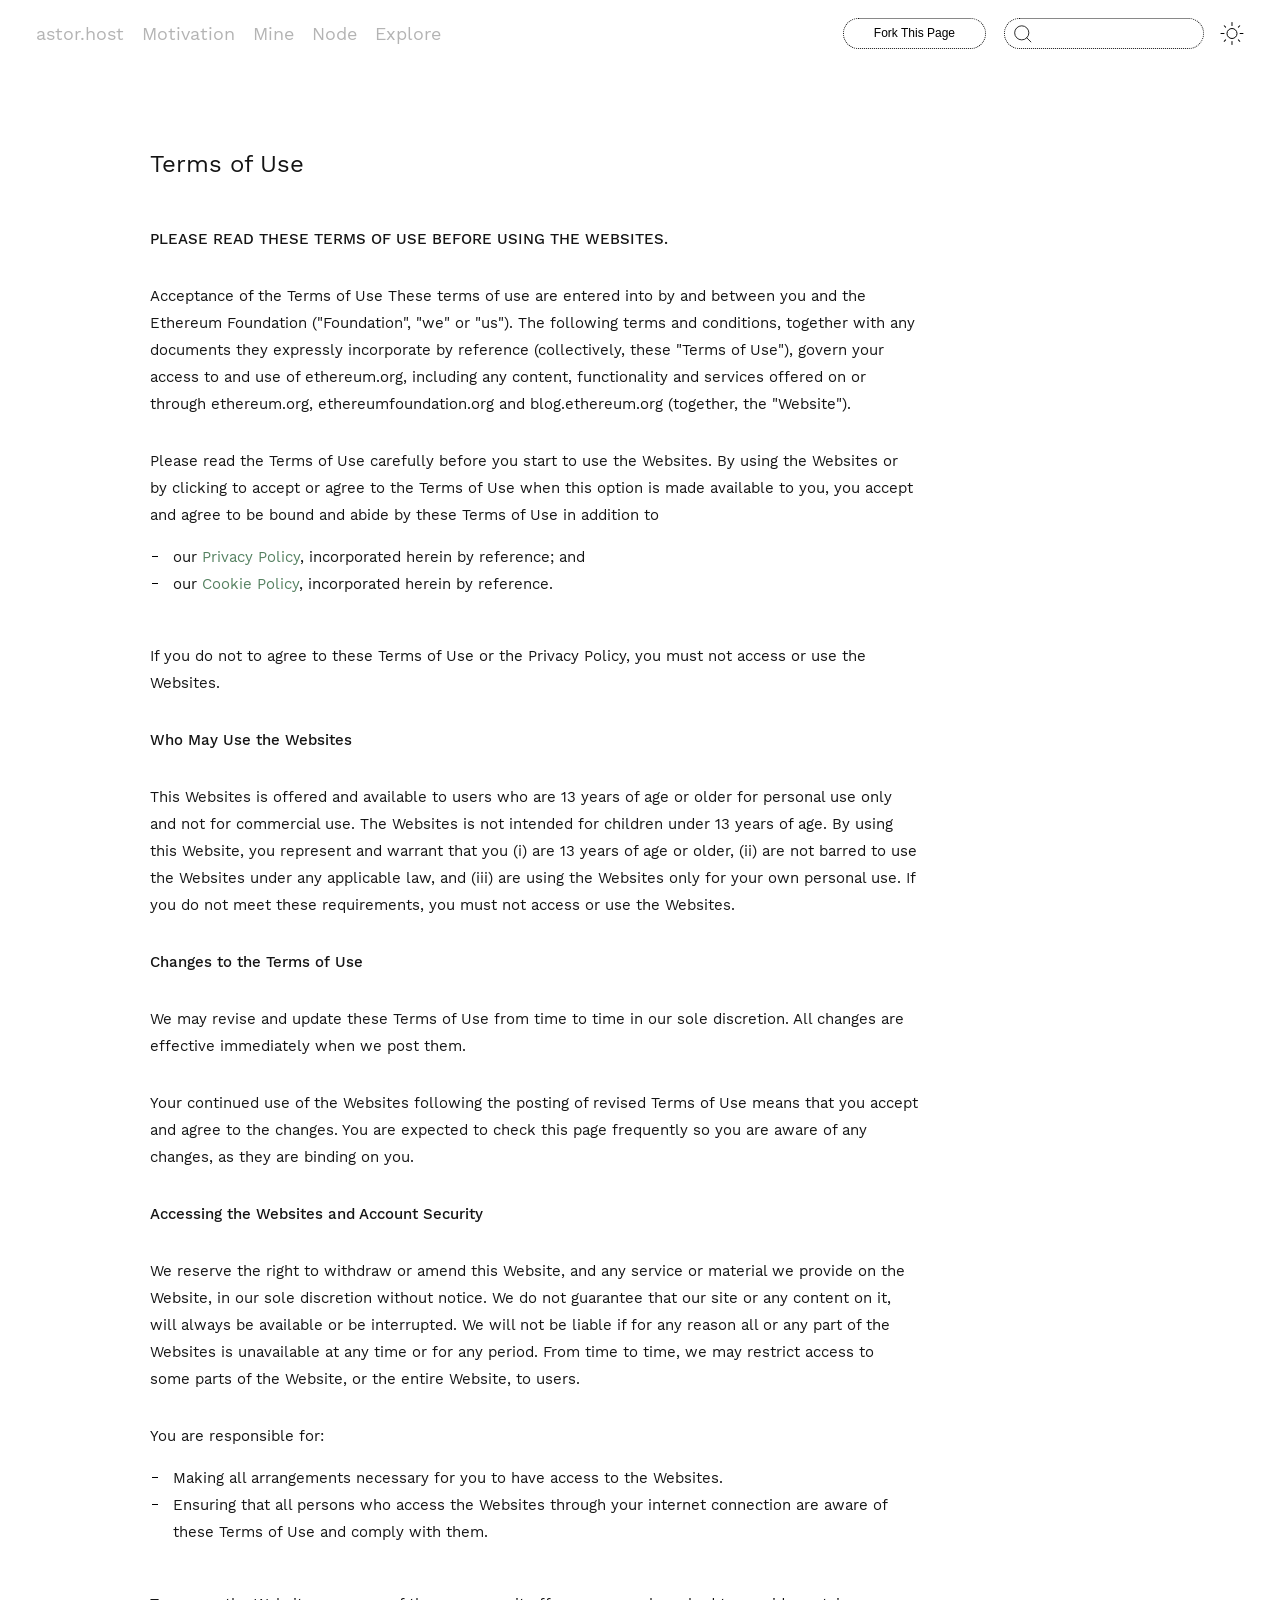
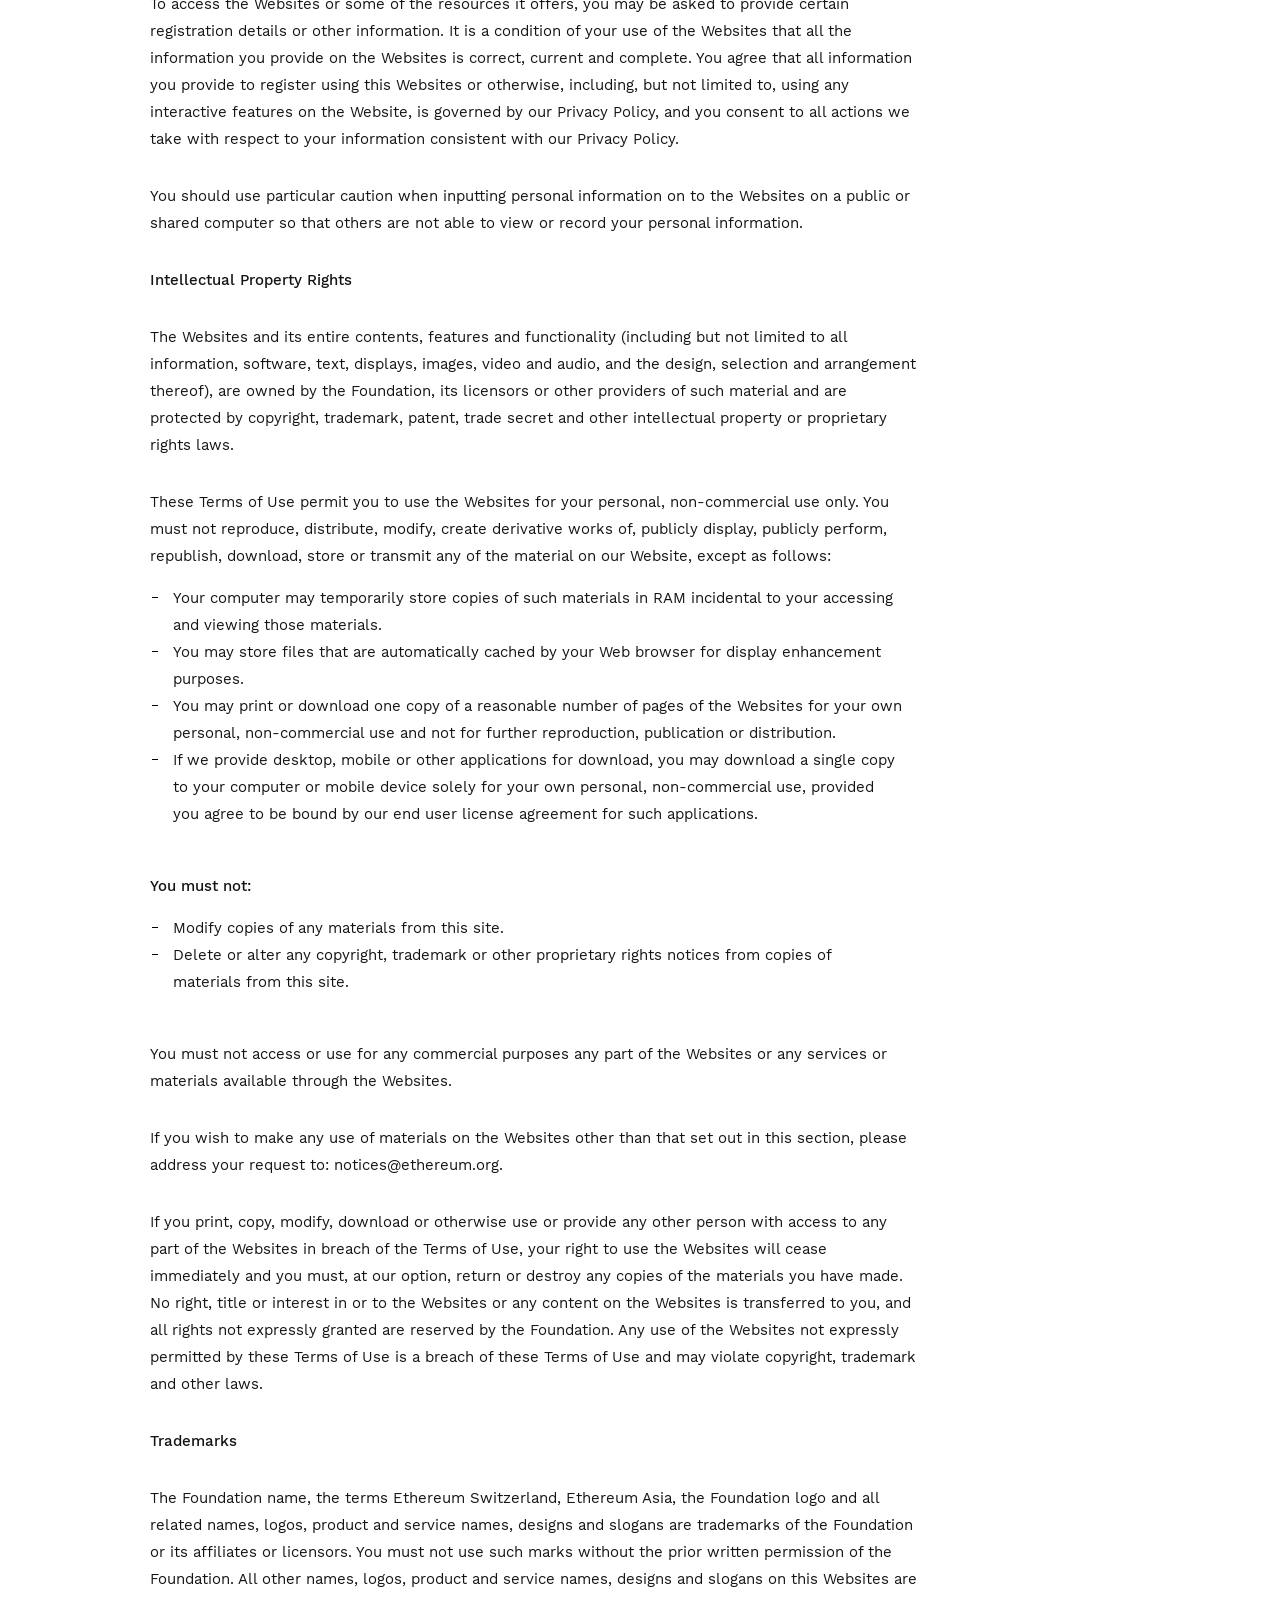
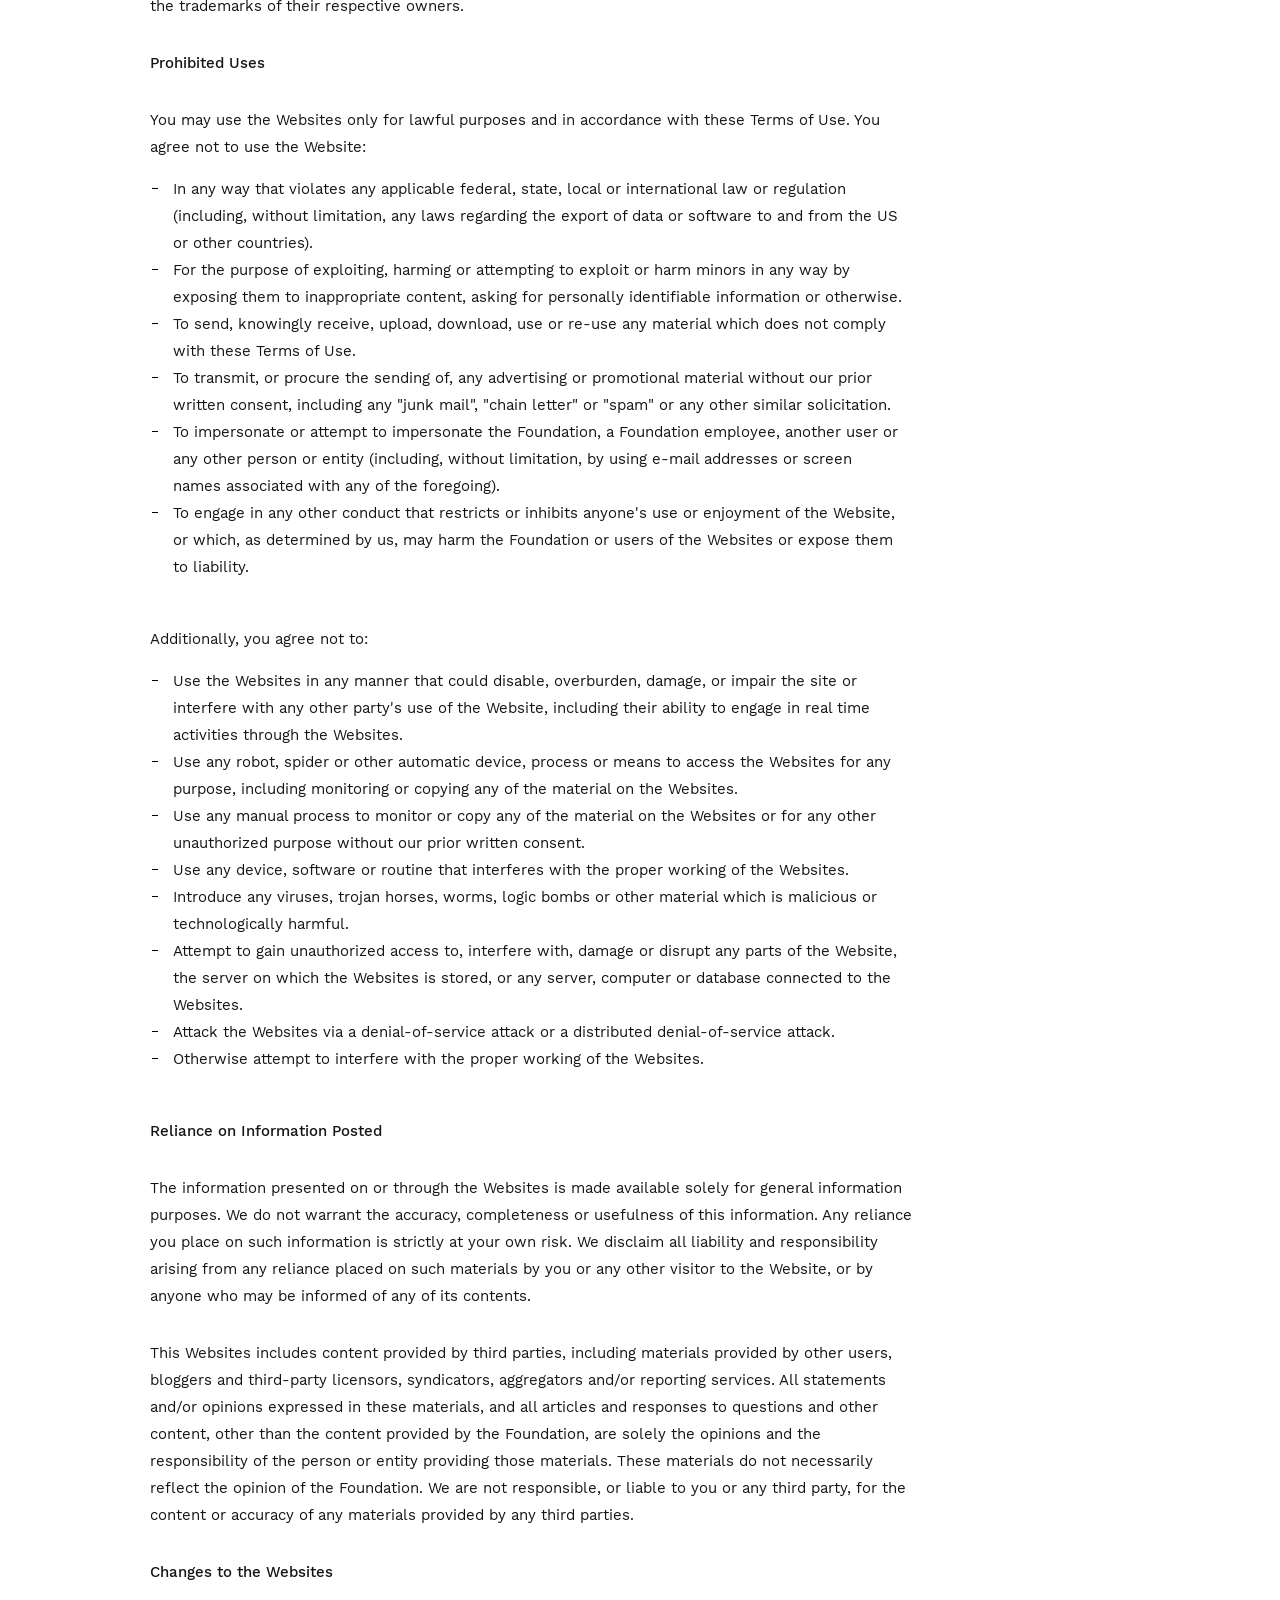
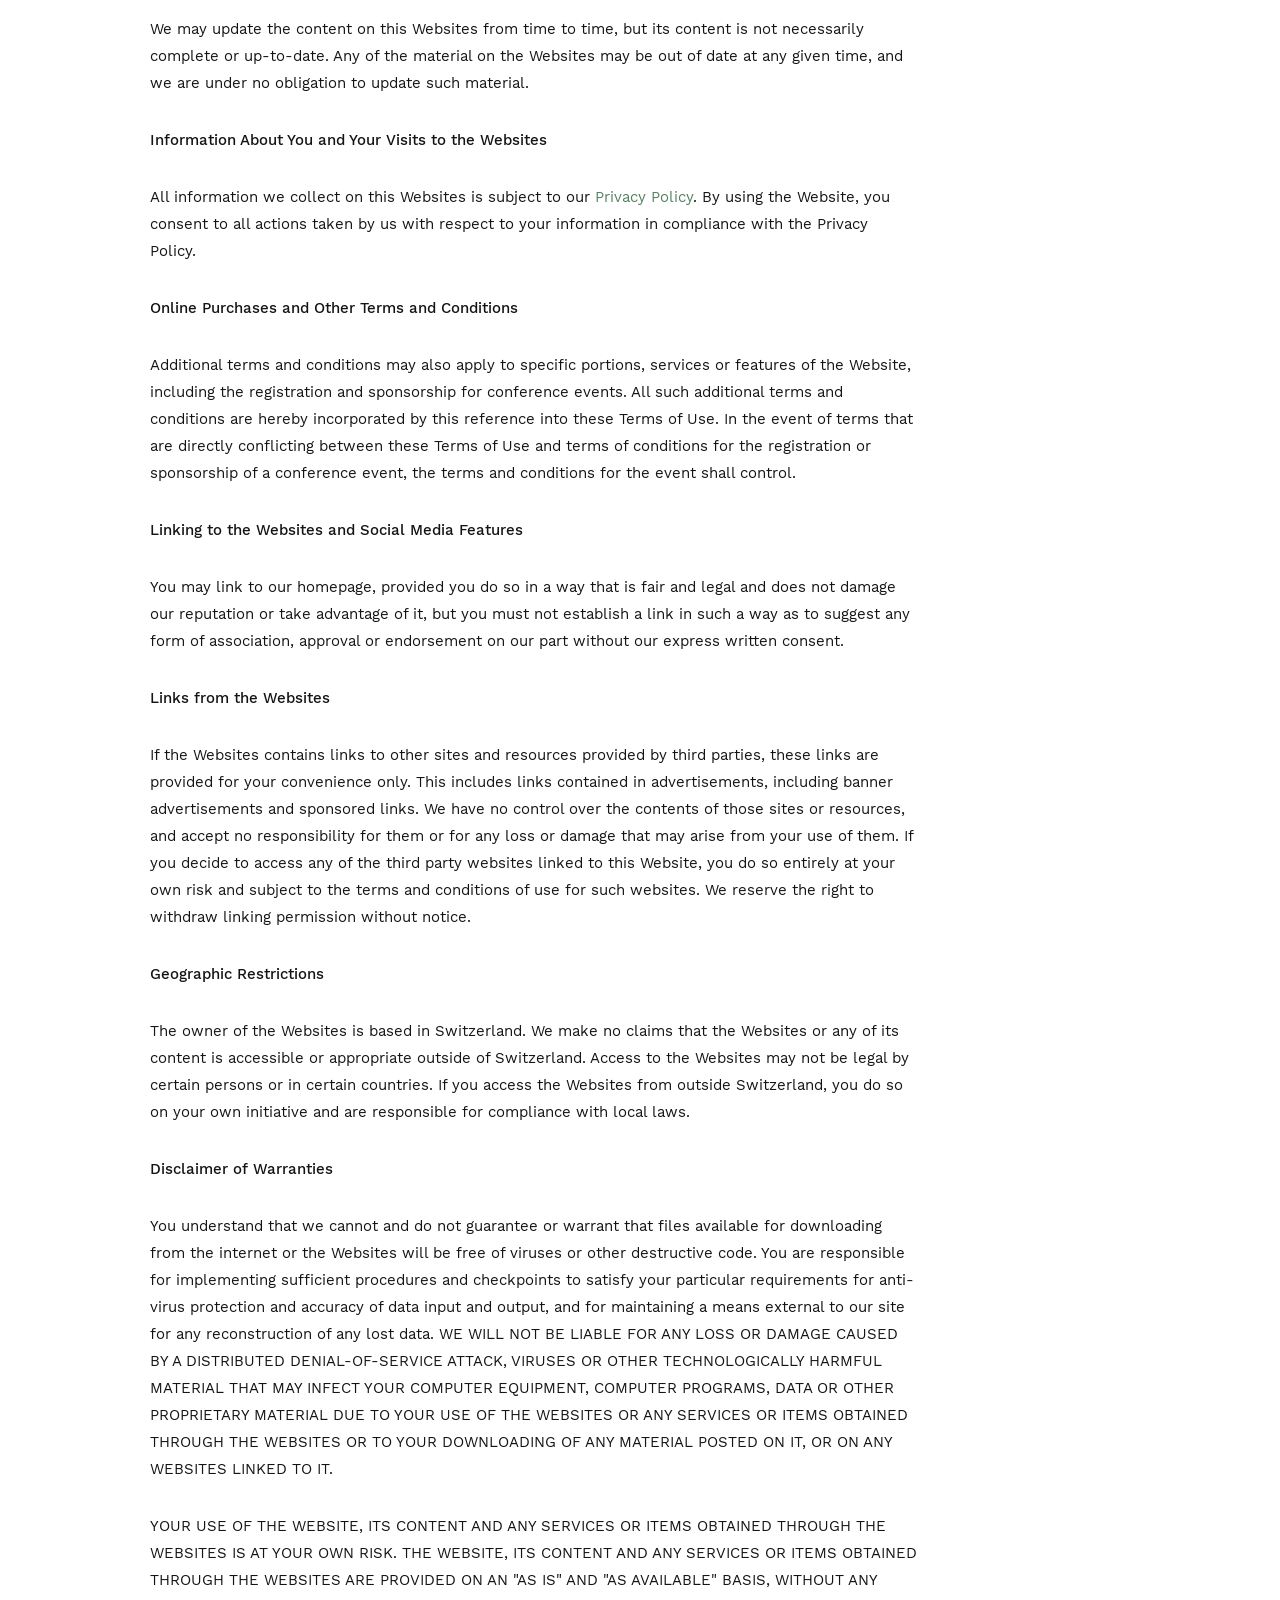
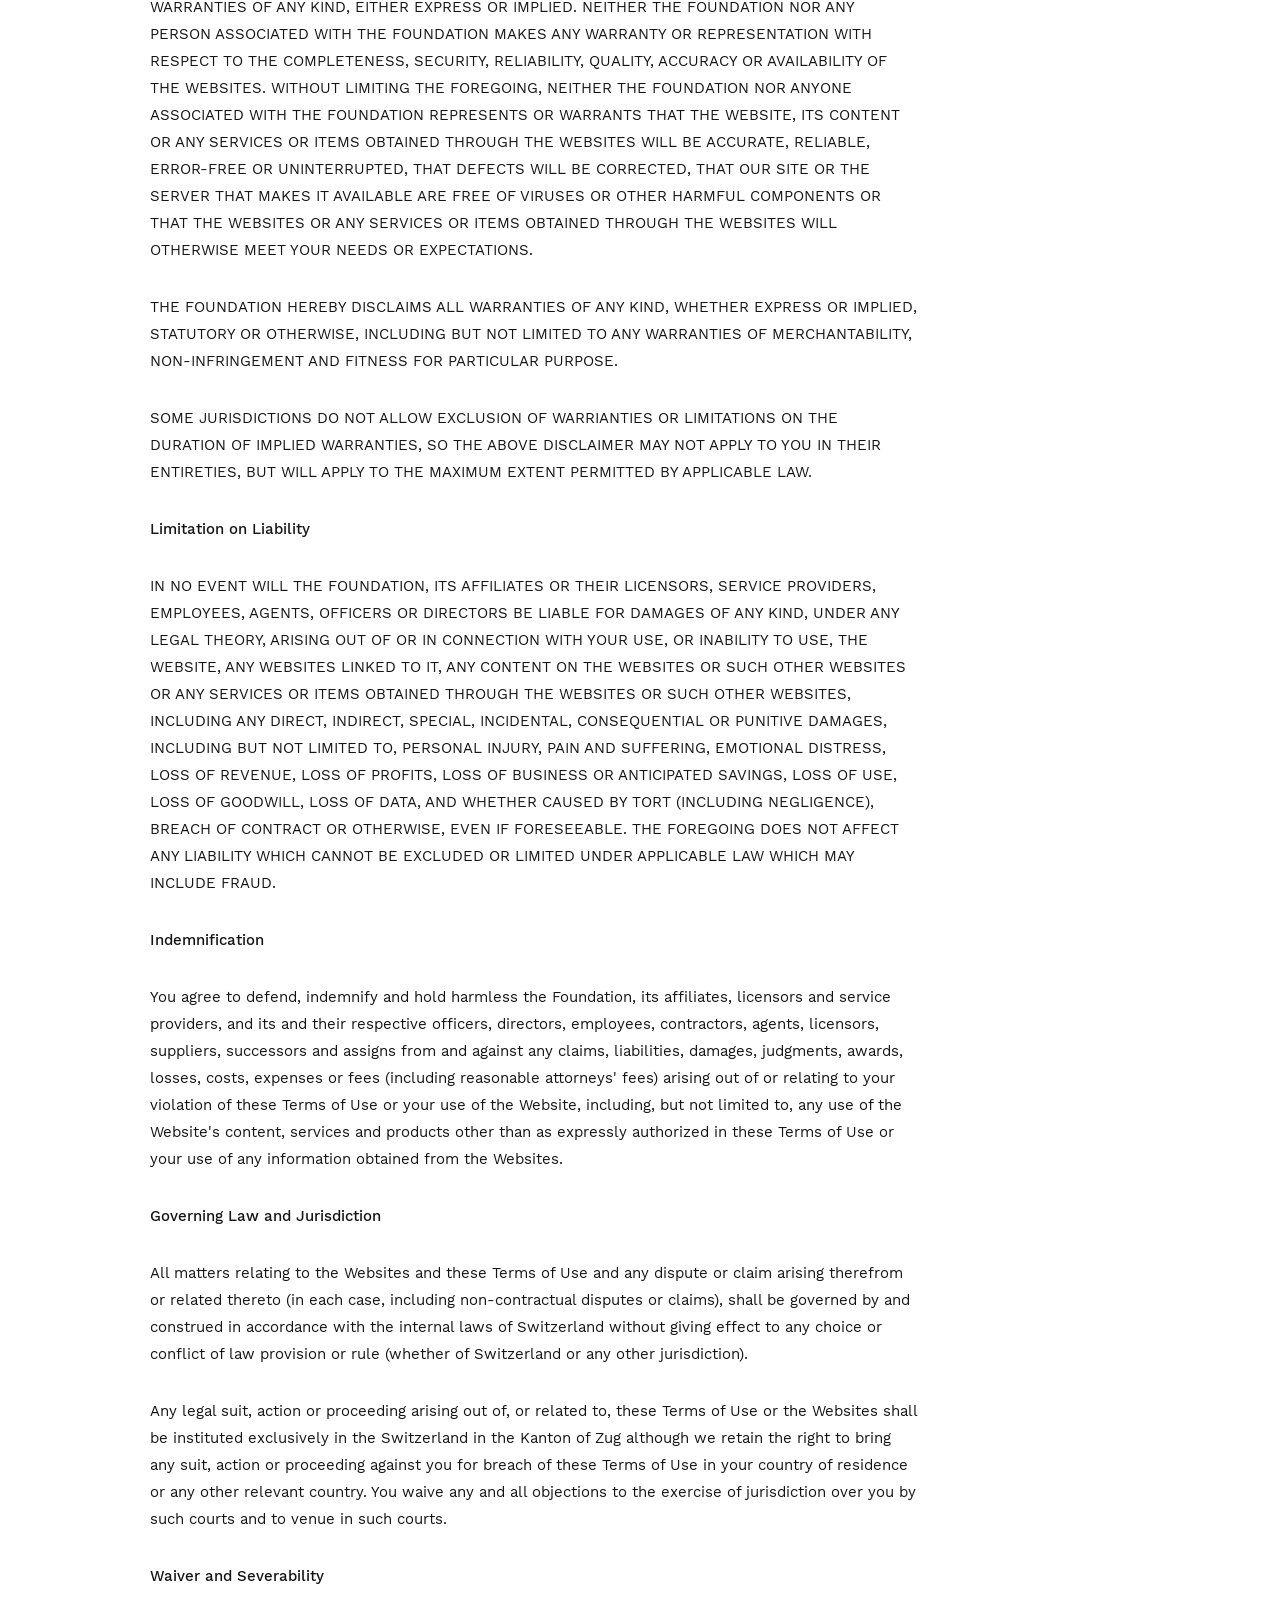
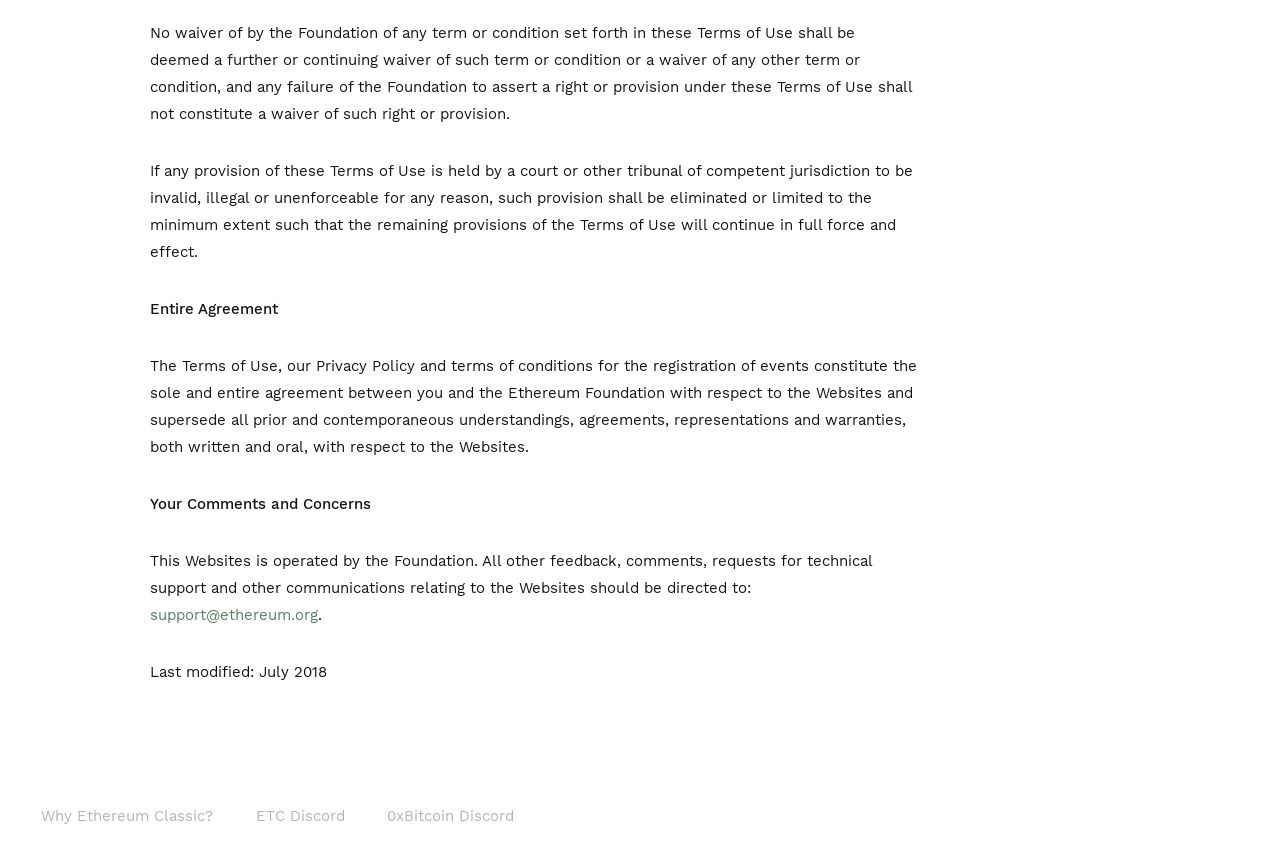
<file: terms-of-use/index.html>
<!DOCTYPE html>
<html lang="en-US">
  <head>
    <meta charset="utf-8">
    <meta name="viewport" content="width=device-width,initial-scale=1">
    <title>Terms of Use | astor.host</title>
    <meta name="description" content="Astor Network Resources">
    <meta name="viewport" content="width=device-width,initial-scale=1,maximum-scale=1,maximum-scale=1">
  <link rel="icon" type="image/png" href="favicon.png">
    
    <link rel="preload" href="/assets/css/0.styles.310e7f9d.css" as="style"><link rel="preload" href="/assets/js/app.5247c8fb.js" as="script"><link rel="preload" href="/assets/js/3.273e984b.js" as="script"><link rel="preload" href="/assets/js/13.d09b0bf7.js" as="script"><link rel="prefetch" href="/assets/js/10.77381d1f.js"><link rel="prefetch" href="/assets/js/11.20f3daba.js"><link rel="prefetch" href="/assets/js/12.0d34e453.js"><link rel="prefetch" href="/assets/js/14.1d7be906.js"><link rel="prefetch" href="/assets/js/2.b33a9ac1.js"><link rel="prefetch" href="/assets/js/4.f0b7142f.js"><link rel="prefetch" href="/assets/js/5.4ac5419c.js"><link rel="prefetch" href="/assets/js/6.a09c084b.js"><link rel="prefetch" href="/assets/js/7.0fdad3e4.js"><link rel="prefetch" href="/assets/js/8.bea71995.js"><link rel="prefetch" href="/assets/js/9.6da46f6c.js">
    <link rel="stylesheet" href="/assets/css/0.styles.310e7f9d.css">
  </head>
  <body>
    <div id="app" data-server-rendered="true"><div id="wrapper" data-v-7a4724d8><header class="header-right flex" data-v-2855cfc8 data-v-7a4724d8><div class="flex" data-v-2855cfc8><div class="sidebar-button" data-v-2855cfc8><svg width="25px" height="20px" viewBox="0 0 25 20" xmlns="http://www.w3.org/2000/svg" aria-hidden="true" role="img" class="icon"><g transform="translate(-22.000000, -2.000000)"><g transform="translate(22.000000, 2.545974)"><path d="M24.7714844,0.5 L0,0.5"></path> <path d="M24.7714844,9.72701303 L0,9.72701303"></path> <path d="M24.7714844,18.9540261 L0,18.9540261"></path></g></g></svg> <a href="/" class="home-link router-link-active"><span class="site-name">astor.host</span></a></div> <nav class="nav-links sm-hide" data-v-2855cfc8><ul class="nav-ul"><li class="nav-item"><a href="/" class="nav-link">astor.host</a></li><li class="nav-item"><a href="/motivation/" class="nav-link">Motivation</a></li><li class="nav-item"><a href="/mine/" class="nav-link">Mine</a></li><li class="nav-item"><a href="/node/" class="nav-link">Node</a></li><li class="nav-item"><a href="/explore/" class="nav-link">Explore</a></li></ul></nav></div> <div class="menu inline flex flex-center" data-v-2855cfc8><a href="https://github.com/antsankov/astor-network" target="_blank" class="sm-hide md-hide" data-v-2855cfc8><button data-v-2855cfc8>Fork This Page</button></a> <div class="search-box" data-v-2855cfc8><input aria-label="Search" autocomplete="off" spellcheck="false" value=""> <!----></div> <a href="#" class="md-up-hide" data-v-2855cfc8><img src="/assets/img/icon-github.3720c649.svg" class="hide-dark" data-v-2855cfc8> <img src="/assets/img/icon-github-white.e05d488b.svg" class="show-dark" data-v-2855cfc8></a> <span class="pointer view-mode" data-v-2855cfc8><img src="/assets/img/icon-sun.f0087fa4.svg" class="hide-dark" data-v-2855cfc8> <img src="/assets/img/icon-moon.0d522939.svg" class="show-dark" data-v-2855cfc8></span></div></header> <!----> <div class="content default"><h1 id="terms-of-use"><a href="#terms-of-use" aria-hidden="true" class="header-anchor">↳</a> Terms of Use</h1> <p><strong>PLEASE READ THESE TERMS OF USE BEFORE USING THE WEBSITES.</strong></p> <p>Acceptance of the Terms of Use These terms of use are entered into by
and between you and the Ethereum Foundation (&quot;Foundation&quot;, &quot;we&quot; or
&quot;us&quot;). The following terms and conditions, together with any documents
they expressly incorporate by reference (collectively, these &quot;Terms of
Use&quot;), govern your access to and use of ethereum.org, including any
content, functionality and services offered on or through ethereum.org,
ethereumfoundation.org and blog.ethereum.org (together, the
&quot;Website&quot;).</p> <p>Please read the Terms of Use carefully before you start to use the
Websites. By using the Websites or by clicking to accept or agree to the
Terms of Use when this option is made available to you, you accept and
agree to be bound and abide by these Terms of Use in addition to</p> <ul><li>our <a href="/privacy-policy/">Privacy Policy</a>, incorporated herein by
reference; and</li> <li>our <a href="/cookie-policy/">Cookie Policy</a>, incorporated herein by
reference.</li></ul> <p>If you do not to agree to these Terms of Use or the Privacy Policy, you
must not access or use the Websites.</p> <p><strong>Who May Use the Websites</strong></p> <p>This Websites is offered and available to users who are 13 years of age
or older for personal use only and not for commercial use. The Websites
is not intended for children under 13 years of age. By using this
Website, you represent and warrant that you (i) are 13 years of age or
older, (ii) are not barred to use the Websites under any applicable law,
and (iii) are using the Websites only for your own personal use. If you
do not meet these requirements, you must not access or use the Websites.</p> <p><strong>Changes to the Terms of Use</strong></p> <p>We may revise and update these Terms of Use from time to time in our
sole discretion. All changes are effective immediately when we post
them.</p> <p>Your continued use of the Websites following the posting of revised
Terms of Use means that you accept and agree to the changes. You are
expected to check this page frequently so you are aware of any changes,
as they are binding on you.</p> <p><strong>Accessing the Websites and Account Security</strong></p> <p>We reserve the right to withdraw or amend this Website, and any service
or material we provide on the Website, in our sole discretion without
notice. We do not guarantee that our site or any content on it, will
always be available or be interrupted. We will not be liable if for any
reason all or any part of the Websites is unavailable at any time or for
any period. From time to time, we may restrict access to some parts of
the Website, or the entire Website, to users.</p> <p>You are responsible for:</p> <ul><li>Making all arrangements necessary for you to have access to the
Websites.</li> <li>Ensuring that all persons who access the Websites through your
internet connection are aware of these Terms of Use and comply with
them.</li></ul> <p>To access the Websites or some of the resources it offers, you may be
asked to provide certain registration details or other information. It
is a condition of your use of the Websites that all the information you
provide on the Websites is correct, current and complete. You agree that
all information you provide to register using this Websites or
otherwise, including, but not limited to, using any interactive features
on the Website, is governed by our Privacy Policy, and you consent to
all actions we take with respect to your information consistent with our
Privacy Policy.</p> <p>You should use particular caution when inputting personal information on
to the Websites on a public or shared computer so that others are not
able to view or record your personal information.</p> <p><strong>Intellectual Property Rights</strong></p> <p>The Websites and its entire contents, features and functionality
(including but not limited to all information, software, text, displays,
images, video and audio, and the design, selection and arrangement
thereof), are owned by the Foundation, its licensors or other providers
of such material and are protected by copyright, trademark, patent,
trade secret and other intellectual property or proprietary rights laws.</p> <p>These Terms of Use permit you to use the Websites for your personal,
non-commercial use only. You must not reproduce, distribute, modify,
create derivative works of, publicly display, publicly perform,
republish, download, store or transmit any of the material on our
Website, except as follows:</p> <ul><li>Your computer may temporarily store copies of such materials in RAM
incidental to your accessing and viewing those materials.</li> <li>You may store files that are automatically cached by your Web
browser for display enhancement purposes.</li> <li>You may print or download one copy of a reasonable number of pages
of the Websites for your own personal, non-commercial use and not
for further reproduction, publication or distribution.</li> <li>If we provide desktop, mobile or other applications for download,
you may download a single copy to your computer or mobile device
solely for your own personal, non-commercial use, provided you agree
to be bound by our end user license agreement for such applications.</li></ul> <p><strong>You must not:</strong></p> <ul><li>Modify copies of any materials from this site.</li> <li>Delete or alter any copyright, trademark or other proprietary rights
notices from copies of materials from this site.</li></ul> <p>You must not access or use for any commercial purposes any part of the
Websites or any services or materials available through the Websites.</p> <p>If you wish to make any use of materials on the Websites other than that
set out in this section, please address your request to:
notices@ethereum.org.</p> <p>If you print, copy, modify, download or otherwise use or provide any
other person with access to any part of the Websites in breach of the
Terms of Use, your right to use the Websites will cease immediately and
you must, at our option, return or destroy any copies of the materials
you have made. No right, title or interest in or to the Websites or any
content on the Websites is transferred to you, and all rights not
expressly granted are reserved by the Foundation. Any use of the
Websites not expressly permitted by these Terms of Use is a breach of
these Terms of Use and may violate copyright, trademark and other laws.</p> <p><strong>Trademarks</strong></p> <p>The Foundation name, the terms Ethereum Switzerland, Ethereum Asia, the
Foundation logo and all related names, logos, product and service names,
designs and slogans are trademarks of the Foundation or its affiliates
or licensors. You must not use such marks without the prior written
permission of the Foundation. All other names, logos, product and
service names, designs and slogans on this Websites are the trademarks
of their respective owners.</p> <p><strong>Prohibited Uses</strong></p> <p>You may use the Websites only for lawful purposes and in accordance with
these Terms of Use. You agree not to use the Website:</p> <ul><li>In any way that violates any applicable federal, state, local or
international law or regulation (including, without limitation, any
laws regarding the export of data or software to and from the US or
other countries).</li> <li>For the purpose of exploiting, harming or attempting to exploit or
harm minors in any way by exposing them to inappropriate content,
asking for personally identifiable information or otherwise.</li> <li>To send, knowingly receive, upload, download, use or re-use any
material which does not comply with these Terms of Use.</li> <li>To transmit, or procure the sending of, any advertising or
promotional material without our prior written consent, including
any &quot;junk mail&quot;, &quot;chain letter&quot; or &quot;spam&quot; or any other similar
solicitation.</li> <li>To impersonate or attempt to impersonate the Foundation, a
Foundation employee, another user or any other person or entity
(including, without limitation, by using e-mail addresses or screen
names associated with any of the foregoing).</li> <li>To engage in any other conduct that restricts or inhibits anyone's
use or enjoyment of the Website, or which, as determined by us, may
harm the Foundation or users of the Websites or expose them to
liability.</li></ul> <p>Additionally, you agree not to:</p> <ul><li>Use the Websites in any manner that could disable, overburden,
damage, or impair the site or interfere with any other party's use
of the Website, including their ability to engage in real time
activities through the Websites.</li> <li>Use any robot, spider or other automatic device, process or means to
access the Websites for any purpose, including monitoring or copying
any of the material on the Websites.</li> <li>Use any manual process to monitor or copy any of the material on the
Websites or for any other unauthorized purpose without our prior
written consent.</li> <li>Use any device, software or routine that interferes with the proper
working of the Websites.</li> <li>Introduce any viruses, trojan horses, worms, logic bombs or other
material which is malicious or technologically harmful.</li> <li>Attempt to gain unauthorized access to, interfere with, damage or
disrupt any parts of the Website, the server on which the Websites
is stored, or any server, computer or database connected to the
Websites.</li> <li>Attack the Websites via a denial-of-service attack or a distributed
denial-of-service attack.</li> <li>Otherwise attempt to interfere with the proper working of the
Websites.</li></ul> <p><strong>Reliance on Information Posted</strong></p> <p>The information presented on or through the Websites is made available
solely for general information purposes. We do not warrant the accuracy,
completeness or usefulness of this information. Any reliance you place
on such information is strictly at your own risk. We disclaim all
liability and responsibility arising from any reliance placed on such
materials by you or any other visitor to the Website, or by anyone who
may be informed of any of its contents.</p> <p>This Websites includes content provided by third parties, including
materials provided by other users, bloggers and third-party licensors,
syndicators, aggregators and/or reporting services. All statements
and/or opinions expressed in these materials, and all articles and
responses to questions and other content, other than the content
provided by the Foundation, are solely the opinions and the
responsibility of the person or entity providing those materials. These
materials do not necessarily reflect the opinion of the Foundation. We
are not responsible, or liable to you or any third party, for the
content or accuracy of any materials provided by any third parties.</p> <p><strong>Changes to the Websites</strong></p> <p>We may update the content on this Websites from time to time, but its
content is not necessarily complete or up-to-date. Any of the material
on the Websites may be out of date at any given time, and we are under
no obligation to update such material.</p> <p><strong>Information About You and Your Visits to the Websites</strong></p> <p>All information we collect on this Websites is subject to our <a href="/privacy-policy">Privacy
Policy</a>. By using the Website, you consent to all
actions taken by us with respect to your information in compliance with
the Privacy Policy.</p> <p><strong>Online Purchases and Other Terms and Conditions</strong></p> <p>Additional terms and conditions may also apply to specific portions,
services or features of the Website, including the registration and
sponsorship for conference events. All such additional terms and
conditions are hereby incorporated by this reference into these Terms of
Use. In the event of terms that are directly conflicting between these
Terms of Use and terms of conditions for the registration or sponsorship
of a conference event, the terms and conditions for the event shall
control.</p> <p><strong>Linking to the Websites and Social Media Features</strong></p> <p>You may link to our homepage, provided you do so in a way that is fair
and legal and does not damage our reputation or take advantage of it,
but you must not establish a link in such a way as to suggest any form
of association, approval or endorsement on our part without our express
written consent.</p> <p><strong>Links from the Websites</strong></p> <p>If the Websites contains links to other sites and resources provided by
third parties, these links are provided for your convenience only. This
includes links contained in advertisements, including banner
advertisements and sponsored links. We have no control over the contents
of those sites or resources, and accept no responsibility for them or
for any loss or damage that may arise from your use of them. If you
decide to access any of the third party websites linked to this Website,
you do so entirely at your own risk and subject to the terms and
conditions of use for such websites. We reserve the right to withdraw
linking permission without notice.</p> <p><strong>Geographic Restrictions</strong></p> <p>The owner of the Websites is based in Switzerland. We make no claims
that the Websites or any of its content is accessible or appropriate
outside of Switzerland. Access to the Websites may not be legal by
certain persons or in certain countries. If you access the Websites from
outside Switzerland, you do so on your own initiative and are
responsible for compliance with local laws.</p> <p><strong>Disclaimer of Warranties</strong></p> <p>You understand that we cannot and do not guarantee or warrant that files
available for downloading from the internet or the Websites will be free
of viruses or other destructive code. You are responsible for
implementing sufficient procedures and checkpoints to satisfy your
particular requirements for anti-virus protection and accuracy of data
input and output, and for maintaining a means external to our site for
any reconstruction of any lost data. WE WILL NOT BE LIABLE FOR ANY LOSS
OR DAMAGE CAUSED BY A DISTRIBUTED DENIAL-OF-SERVICE ATTACK, VIRUSES OR
OTHER TECHNOLOGICALLY HARMFUL MATERIAL THAT MAY INFECT YOUR COMPUTER
EQUIPMENT, COMPUTER PROGRAMS, DATA OR OTHER PROPRIETARY MATERIAL DUE TO
YOUR USE OF THE WEBSITES OR ANY SERVICES OR ITEMS OBTAINED THROUGH THE
WEBSITES OR TO YOUR DOWNLOADING OF ANY MATERIAL POSTED ON IT, OR ON ANY
WEBSITES LINKED TO IT.</p> <p>YOUR USE OF THE WEBSITE, ITS CONTENT AND ANY SERVICES OR ITEMS OBTAINED
THROUGH THE WEBSITES IS AT YOUR OWN RISK. THE WEBSITE, ITS CONTENT AND
ANY SERVICES OR ITEMS OBTAINED THROUGH THE WEBSITES ARE PROVIDED ON AN
&quot;AS IS&quot; AND &quot;AS AVAILABLE&quot; BASIS, WITHOUT ANY WARRANTIES OF ANY
KIND, EITHER EXPRESS OR IMPLIED. NEITHER THE FOUNDATION NOR ANY PERSON
ASSOCIATED WITH THE FOUNDATION MAKES ANY WARRANTY OR REPRESENTATION WITH
RESPECT TO THE COMPLETENESS, SECURITY, RELIABILITY, QUALITY, ACCURACY OR
AVAILABILITY OF THE WEBSITES. WITHOUT LIMITING THE FOREGOING, NEITHER
THE FOUNDATION NOR ANYONE ASSOCIATED WITH THE FOUNDATION REPRESENTS OR
WARRANTS THAT THE WEBSITE, ITS CONTENT OR ANY SERVICES OR ITEMS OBTAINED
THROUGH THE WEBSITES WILL BE ACCURATE, RELIABLE, ERROR-FREE OR
UNINTERRUPTED, THAT DEFECTS WILL BE CORRECTED, THAT OUR SITE OR THE
SERVER THAT MAKES IT AVAILABLE ARE FREE OF VIRUSES OR OTHER HARMFUL
COMPONENTS OR THAT THE WEBSITES OR ANY SERVICES OR ITEMS OBTAINED
THROUGH THE WEBSITES WILL OTHERWISE MEET YOUR NEEDS OR EXPECTATIONS.</p> <p>THE FOUNDATION HEREBY DISCLAIMS ALL WARRANTIES OF ANY KIND, WHETHER
EXPRESS OR IMPLIED, STATUTORY OR OTHERWISE, INCLUDING BUT NOT LIMITED TO
ANY WARRANTIES OF MERCHANTABILITY, NON-INFRINGEMENT AND FITNESS FOR
PARTICULAR PURPOSE.</p> <p>SOME JURISDICTIONS DO NOT ALLOW EXCLUSION OF WARRIANTIES OR LIMITATIONS
ON THE DURATION OF IMPLIED WARRANTIES, SO THE ABOVE DISCLAIMER MAY NOT
APPLY TO YOU IN THEIR ENTIRETIES, BUT WILL APPLY TO THE MAXIMUM EXTENT
PERMITTED BY APPLICABLE LAW.</p> <p><strong>Limitation on Liability</strong></p> <p>IN NO EVENT WILL THE FOUNDATION, ITS AFFILIATES OR THEIR LICENSORS,
SERVICE PROVIDERS, EMPLOYEES, AGENTS, OFFICERS OR DIRECTORS BE LIABLE
FOR DAMAGES OF ANY KIND, UNDER ANY LEGAL THEORY, ARISING OUT OF OR IN
CONNECTION WITH YOUR USE, OR INABILITY TO USE, THE WEBSITE, ANY WEBSITES
LINKED TO IT, ANY CONTENT ON THE WEBSITES OR SUCH OTHER WEBSITES OR ANY
SERVICES OR ITEMS OBTAINED THROUGH THE WEBSITES OR SUCH OTHER WEBSITES,
INCLUDING ANY DIRECT, INDIRECT, SPECIAL, INCIDENTAL, CONSEQUENTIAL OR
PUNITIVE DAMAGES, INCLUDING BUT NOT LIMITED TO, PERSONAL INJURY, PAIN
AND SUFFERING, EMOTIONAL DISTRESS, LOSS OF REVENUE, LOSS OF PROFITS,
LOSS OF BUSINESS OR ANTICIPATED SAVINGS, LOSS OF USE, LOSS OF GOODWILL,
LOSS OF DATA, AND WHETHER CAUSED BY TORT (INCLUDING NEGLIGENCE), BREACH
OF CONTRACT OR OTHERWISE, EVEN IF FORESEEABLE. THE FOREGOING DOES NOT
AFFECT ANY LIABILITY WHICH CANNOT BE EXCLUDED OR LIMITED UNDER
APPLICABLE LAW WHICH MAY INCLUDE FRAUD.</p> <p><strong>Indemnification</strong></p> <p>You agree to defend, indemnify and hold harmless the Foundation, its
affiliates, licensors and service providers, and its and their
respective officers, directors, employees, contractors, agents,
licensors, suppliers, successors and assigns from and against any
claims, liabilities, damages, judgments, awards, losses, costs, expenses
or fees (including reasonable attorneys' fees) arising out of or
relating to your violation of these Terms of Use or your use of the
Website, including, but not limited to, any use of the Website's
content, services and products other than as expressly authorized in
these Terms of Use or your use of any information obtained from the
Websites.</p> <p><strong>Governing Law and Jurisdiction</strong></p> <p>All matters relating to the Websites and these Terms of Use and any
dispute or claim arising therefrom or related thereto (in each case,
including non-contractual disputes or claims), shall be governed by and
construed in accordance with the internal laws of Switzerland without
giving effect to any choice or conflict of law provision or rule
(whether of Switzerland or any other jurisdiction).</p> <p>Any legal suit, action or proceeding arising out of, or related to,
these Terms of Use or the Websites shall be instituted exclusively in
the Switzerland in the Kanton of Zug although we retain the right to
bring any suit, action or proceeding against you for breach of these
Terms of Use in your country of residence or any other relevant country.
You waive any and all objections to the exercise of jurisdiction over
you by such courts and to venue in such courts.</p> <p><strong>Waiver and Severability</strong></p> <p>No waiver of by the Foundation of any term or condition set forth in
these Terms of Use shall be deemed a further or continuing waiver of
such term or condition or a waiver of any other term or condition, and
any failure of the Foundation to assert a right or provision under these
Terms of Use shall not constitute a waiver of such right or provision.</p> <p>If any provision of these Terms of Use is held by a court or other
tribunal of competent jurisdiction to be invalid, illegal or
unenforceable for any reason, such provision shall be eliminated or
limited to the minimum extent such that the remaining provisions of the
Terms of Use will continue in full force and effect.</p> <p><strong>Entire Agreement</strong></p> <p>The Terms of Use, our Privacy Policy and terms of conditions for the
registration of events constitute the sole and entire agreement between
you and the Ethereum Foundation with respect to the Websites and
supersede all prior and contemporaneous understandings, agreements,
representations and warranties, both written and oral, with respect to
the Websites.</p> <p><strong>Your Comments and Concerns</strong></p> <p>This Websites is operated by the Foundation. All other feedback,
comments, requests for technical support and other communications
relating to the Websites should be directed to: <a href="mailto:support@ethereum.org">support@ethereum.org</a>.</p> <p>Last modified: July 2018</p></div> <div class="sidebar" data-v-7a4724d8><nav class="nav-links"><ul class="nav-ul"><li class="nav-item"><a href="/" class="nav-link">astor.host</a></li><li class="nav-item"><a href="/motivation/" class="nav-link">Motivation</a></li><li class="nav-item"><a href="/mine/" class="nav-link">Mine</a></li><li class="nav-item"><a href="/node/" class="nav-link">Node</a></li><li class="nav-item"><a href="/explore/" class="nav-link">Explore</a></li></ul></nav>  <!----> </div> <footer class="footer" data-v-67e1ead7 data-v-7a4724d8><ul data-v-67e1ead7><li data-v-67e1ead7><a href="https://ethereumclassic.org/" target="_blank" data-v-67e1ead7>Why Ethereum Classic?</a></li> <li data-v-67e1ead7><a href="https://discordapp.com/invite/MzGu7F" target="_blank" data-v-67e1ead7>ETC Discord</a></li> <li data-v-67e1ead7><a href="https://discord.gg/JGEqqmS" target="_blank" data-v-67e1ead7>0xBitcoin Discord</a></li></ul></footer></div><div class="global-ui"></div></div>
    <script src="/assets/js/app.5247c8fb.js" defer></script><script src="/assets/js/3.273e984b.js" defer></script><script src="/assets/js/13.d09b0bf7.js" defer></script>
  </body>
</html>
</file>
<file: assets/css/0.styles.310e7f9d.css>
.icon.outbound{color:#aaa;display:inline-block;vertical-align:middle;position:relative;top:-1px}footer[data-v-67e1ead7]{font-size:15px;padding:6em 0 2em 10em}footer.home[data-v-67e1ead7]{margin-left:2em}footer ul[data-v-67e1ead7]{margin:0}footer ul li[data-v-67e1ead7]{display:inline-block;margin-right:2em}footer ul li[data-v-67e1ead7]:first-child{padding:0}footer ul li[data-v-67e1ead7]:before{content:"";padding:0}footer ul li a[data-v-67e1ead7]{color:#b4b4b4}footer ul li a[data-v-67e1ead7]:hover{color:#548160}.nav-ul{margin:0}.nav-ul>li{color:#b4b4b4;margin-right:1em}.nav-links{display:inline-block;vertical-align:top}.nav-links a{display:block;color:inherit}.nav-links a.router-link-active,.nav-links a:hover{color:#548160}.nav-links .nav-item{cursor:pointer;position:relative;font-weight:500}@media (max-width:719px){.nav-links .nav-item{margin-left:0}}@media (min-width:719px){.nav-links a.router-link-active,.nav-links a:hover{color:#548160}}.search-box{display:inline-block;position:relative;margin-right:1rem}.search-box input{cursor:text;width:10rem;color:#141414;display:inline-block;border:1px dotted #141414;border-radius:2rem;font-size:12px;line-height:2em;padding:.2em .5em .2em 2rem;outline:none;-webkit-transition:width .2s ease;transition:width .2s ease;background:#fff url(/assets/img/icon-search.445a2546.svg) .5rem .35rem no-repeat;background-size:1.25rem}.search-box input:focus{cursor:auto;border-style:solid;border-color:#548160}.search-box .suggestions{font-size:15px;background:#fff;width:20rem;position:absolute;top:1.5rem;right:-1rem;border:1px solid #4c7456;border-radius:6px;padding:.4rem;list-style-type:none;max-width:80vw}.search-box .suggestions.align-right{right:0}.search-box .suggestion{line-height:1.4;padding:.4rem .6rem;border-radius:4px;cursor:pointer}.search-box .suggestion a{white-space:normal;color:#8a8a8a}.search-box .suggestion a .page-title{font-weight:600}.search-box .suggestion a .header{margin-left:.25em}.search-box .suggestion.focused{background-color:#f6f9f7}.search-box .suggestion.focused a{color:#548160}@media (max-width:999px){.search-box input{cursor:pointer;width:0;border-color:transparent;position:relative;background:transparent url(/assets/img/icon-search.445a2546.svg) .5rem .25rem no-repeat;padding-left:2.3rem}.search-box input:focus{background:#fff url(/assets/img/icon-search.445a2546.svg) .5rem .25rem no-repeat;cursor:text;left:0;width:10rem}#wrapper.dark-mode .search-box input{border:transparent}#wrapper.dark-mode .search-box input:focus{border:1px solid #b4b4b4}}@media (max-width:999px) and (min-width:768px){.search-box .suggestions{right:-6rem}}@media (max-width:768px){.search-box .suggestions{right:-6rem}.search-box input:focus{width:8rem}}.sidebar-button{display:none;height:1.25rem;position:absolute;top:1.25em;left:1.5em}.sidebar-button svg{stroke:#141414}.sidebar-button .icon{display:inline-block;margin-right:1em;cursor:pointer}@media (max-width:768px){.sidebar-button{display:-webkit-box;display:-ms-flexbox;display:flex;-webkit-box-align:center;-ms-flex-align:center;align-items:center}}header[data-v-2855cfc8]{position:fixed;top:0;left:0;right:0;padding:1em 2em;background:hsla(0,0%,100%,.95);z-index:1;display:-webkit-box;display:-ms-flexbox;display:flex;-webkit-box-pack:justify;-ms-flex-pack:justify;justify-content:space-between;border-bottom:1px dotted transparent;-webkit-transition:border-bottom .2s ease;transition:border-bottom .2s ease}header.home[data-v-2855cfc8] ul.nav-ul li:nth-child(n+2){display:none}.menu a[data-v-2855cfc8],.menu span[data-v-2855cfc8]{margin-right:1em;display:-webkit-box;display:-ms-flexbox;display:flex}.menu a[data-v-2855cfc8]:last-child,.menu span[data-v-2855cfc8]:last-child{margin:0}.nav-links[data-v-2855cfc8]{display:-webkit-box;display:-ms-flexbox;display:flex;-webkit-box-align:center;-ms-flex-align:center;align-items:center}@media (max-width:768px){.sidebar-open header[data-v-2855cfc8]{background:hsla(0,0%,100%,.95);border-bottom:1px dotted #548160}#wrapper.dark-mode .sidebar-open header[data-v-2855cfc8]{border-bottom:1px dotted #2a61ff}}.hero[data-v-44187da6]{padding:2em;max-width:60vw}.hero img[data-v-44187da6]{max-width:100%;height:auto!important;margin:0 auto;display:block}.hero-block[data-v-44187da6]{position:absolute}.hero-block .header[data-v-44187da6]{position:absolute;margin-left:-1.1em}.hero-block .content[data-v-44187da6]{padding-top:1.2em}.hero-block.beginners[data-v-44187da6]{top:6em;left:8.5em}.hero-block.learn[data-v-44187da6]{top:9em;right:2.5em}.hero-block.use[data-v-44187da6]{top:18em;left:.5em}.hero-block.build[data-v-44187da6]{top:22em;right:7.5em}@media screen and (max-width:1280px){.hero[data-v-44187da6]{margin-top:1em;max-width:70vw}.hero-block.beginners[data-v-44187da6]{top:4em;left:3.5em}.hero-block.learn[data-v-44187da6]{top:6em;right:0}.hero-block.use[data-v-44187da6]{top:14em;left:.5em}.hero-block.build[data-v-44187da6]{top:17em;right:3.5em}}@media screen and (max-width:768px){.hero[data-v-44187da6]{max-width:90vw}}.sidebar .sidebar-sub-headers{padding-left:1rem}a.sidebar-link{font-weight:400;display:inline-block;color:#141414;padding:.35rem 1rem .35rem 0;line-height:1.4;width:100%;-webkit-box-sizing:border-box;box-sizing:border-box}a.sidebar-link:hover{color:#548160}a.sidebar-link.active{font-weight:600;color:#548160}.sidebar-sub-headers a.sidebar-link{padding-top:.25rem;padding-bottom:.25rem;border-left:none}.sidebar-sub-headers a.sidebar-link.active{font-weight:500}.dropdown-enter,.dropdown-leave-to{height:0!important}.sidebar-group:not(.first){margin-top:1em}.sidebar-group .sidebar-group{padding-left:.5em}.sidebar-group:not(.collapsable) .sidebar-heading{cursor:auto;color:inherit}.sidebar-heading{color:#999;-webkit-transition:color .15s ease;transition:color .15s ease;cursor:pointer;font-size:1.1em;font-weight:700;padding:0 1.5rem;margin-top:0;margin-bottom:.5rem}.sidebar-heading.open,.sidebar-heading:hover{color:inherit}.sidebar-heading .arrow{position:relative;top:-.12em;left:.5em}.sidebar-heading:.open .arrow{top:-.18em}.sidebar-group-items{-webkit-transition:height .1s ease-out;transition:height .1s ease-out;overflow:hidden}.sidebar{position:fixed;top:7.5em;right:0;width:15.5rem;overflow-y:scroll;font-size:12px;padding-left:1em;padding-right:2em;border-left:1px dotted #548160;-webkit-transition:all .2s ease-in-out;transition:all .2s ease-in-out;-webkit-transition:-webkit-transform .2s ease;transition:-webkit-transform .2s ease;transition:transform .2s ease;transition:transform .2s ease,-webkit-transform .2s ease}.sidebar p.sidebar-heading{display:none}.sidebar ul{padding:0;margin:0;list-style-type:none;list-style-image:none}.sidebar a{display:inline-block}.sidebar .nav-links{display:none;padding:1.5em 0 1.5rem}.sidebar .nav-links .nav-item,.sidebar .nav-links .repo-link{display:block;padding-left:1em;margin-right:0;line-height:2em}.sidebar .nav-links .nav-item a,.sidebar .nav-links .repo-link a{color:#141414}.sidebar .nav-links .nav-item a.router-link-active,.sidebar .nav-links .repo-link a.router-link-active{color:#548160}@media (max-width:768px){.sidebar{display:block!important;font-size:15px;position:fixed;top:0;padding-top:3.6rem;padding-right:1em;-webkit-transform:translateX(-100%);transform:translateX(-100%);-webkit-transition:-webkit-transform .2s ease;transition:-webkit-transform .2s ease;transition:transform .2s ease;transition:transform .2s ease,-webkit-transform .2s ease;border-left:none;left:0;background:#fff;border-right:1px dotted #548160;height:calc(100vh - 3.6rem)}.sidebar .nav-links{display:block}.sidebar .nav-links .dropdown-wrapper .nav-dropdown .dropdown-item a.router-link-active:after{top:calc(1rem - 2px)}.sidebar .sidebar-links{padding:1rem 0}.sidebar-open .sidebar{display:block!important;-webkit-transform:translateX(0);transform:translateX(0)}}button.announcement[data-v-7a4724d8]{position:fixed;bottom:2em;right:3em;border-radius:25px;padding:1em 2em}@font-face{font-family:Work-Sans;src:url(/assets/fonts/WorkSans-Regular.a0cc09a8.woff2) format("woff2"),url(/assets/fonts/WorkSans-Regular.6e7ddb9b.woff) format("woff"),url(/assets/fonts/WorkSans-Regular.7b31e135.ttf) format("truetype");font-weight:400;font-style:normal}@font-face{font-family:Work-Sans;src:url(/assets/fonts/WorkSans-Medium.dab2cc11.woff2) format("woff2"),url(/assets/fonts/WorkSans-Medium.bbb88f26.woff) format("woff"),url(/assets/fonts/WorkSans-Medium.d8196ee1.ttf) format("truetype");font-weight:600;font-style:normal}.flex{display:-webkit-box;display:-ms-flexbox;display:flex}.flex-center{-webkit-box-align:center;-ms-flex-align:center;align-items:center}.relative{position:relative}.absolute{position:absolute}.fixed{position:fixed}.block{display:block}.center{text-align:center}*{-webkit-font-variant-ligatures:none;font-variant-ligatures:none}body,html{padding:0;margin:0;overflow-x:hidden}body{font-family:Work-Sans,-apple-system,Helvetica Neue,sans-serif;-webkit-font-smoothing:antialiased;-moz-osx-font-smoothing:grayscale;font-size:18px;line-height:1.2em;color:#141414}img{max-width:100%}#wrapper{min-height:100vh}h1{font-size:24px;font-weight:400;margin-bottom:2em}h1 a{display:none}h2{font-size:18px;font-weight:400;padding-top:4em;margin-top:-1em;line-height:1.2;border-bottom:1px solid #141414;display:inline-block}h2,h3,h4,h5,h6{margin-bottom:0}h3,h4,h5,h6{font-size:15px;margin-top:2em}h3 a.header-anchor,h4 a.header-anchor,h5 a.header-anchor,h6 a.header-anchor{display:none}h3+ul,h4+ul,h5+ul,h6+ul{margin-top:0}h3 em,h4 em,h5 em,h6 em{font-weight:400}a{text-decoration:none;color:#548160}a+em{font-style:normal;opacity:.5}a .icon.outbound{display:none}.pointer,button{cursor:pointer}button{font-size:12px;background:#fff;border:1px dotted #141414;border-radius:18px;padding:.6em 2.5em}button:hover{border-color:#548160;color:#548160}button.announcement a{color:#141414}#wrapper.home>div.content,.content-block{max-width:996px;margin:0 auto;padding:0 2em}.accent{color:#548160}ol{padding-left:1.1em}ol:before{padding-right:1em}ol li{padding-left:.5em}ul{padding:0;margin:1em;list-style-image:url(/assets/img/dash.f0c93179.svg)}ul li{padding-left:.5em}ul.inline li,ul.nav-ul li{padding:0;display:inline-block}ul.featured{font-size:18px;line-height:1.2em;border-left:1px dotted #548160;padding-left:1em;margin:0 0 0 -1em}ul.featured li{list-style-image:none;list-style:none;margin-bottom:1em;padding:0}ul.featured li em{display:block;font-size:15px}div.intro-blocks{margin-top:4em;display:-webkit-box;display:-ms-flexbox;display:flex;-ms-flex-wrap:wrap;flex-wrap:wrap}div.intro-blocks ul{display:inline-block;line-height:1.5em;margin:0 0 2em;width:49%}div.intro-blocks ul li:first-child{margin-bottom:1em;list-style-image:none;list-style:none;padding:0;text-indent:-1em}div.intro-blocks ul li.highlight{background:url(/assets/img/highlight.22a66491.svg);background-repeat:no-repeat}.header-anchor{opacity:.15;margin-left:-1.33em}.header-anchor:hover{opacity:1}.featured{font-size:18px;line-height:1.5em;border-left:1px dotted #548160;padding-left:1em;margin:0 0 0 -1em}.page,div#wrapper:not(.home)>.content{font-size:15px;line-height:1.8em;max-width:768px;margin-left:10em;padding-top:9em}.page p,div#wrapper:not(.home)>.content p{margin-bottom:2em}.page p+ol,.page p+ul,div#wrapper:not(.home)>.content p+ol,div#wrapper:not(.home)>.content p+ul{margin-top:-1em}.page ol+p,.page ul+p,div#wrapper:not(.home)>.content ol+p,div#wrapper:not(.home)>.content ul+p{margin-top:3em}.page iframe,div#wrapper:not(.home)>.content iframe{-webkit-filter:grayscale(1);filter:grayscale(1);opacity:.8;width:100%}.page iframe:hover,div#wrapper:not(.home)>.content iframe:hover{-webkit-filter:grayscale(0);filter:grayscale(0);opacity:1}.iframe-container{position:relative;overflow:hidden;padding-top:56.25%}.iframe-container iframe{position:absolute;top:0;left:0;width:100%;height:100%;border:0}p+.iframe-container{margin-top:-1em}span.arrow{margin-right:.75em}table th{text-align:left}table td{padding-right:2em}.show-dark{display:none!important}#wrapper.dark-mode{background:#1d1d1d;color:#b4b4b4}#wrapper.dark-mode .show-dark{display:block!important}#wrapper.dark-mode .hide-dark{display:none!important}#wrapper.dark-mode .accent,#wrapper.dark-mode a{color:#2a61ff}#wrapper.dark-mode button{border-color:#b4b4b4;color:#b4b4b4;background:#1d1d1d}#wrapper.dark-mode button.announcement{color:#b4b4b4}#wrapper.dark-mode button.announcement:hover{border-color:#2a61ff;color:#2a61ff}#wrapper.dark-mode h2{border-bottom:1px solid #b4b4b4}#wrapper.dark-mode header{background:#1d1d1d}#wrapper.dark-mode .search-box input{border-color:#b4b4b4;color:#b4b4b4;background-color:#1d1d1d;background-image:url(/assets/img/icon-search-white.5f435edb.svg)}#wrapper.dark-mode ul{list-style-image:url(/assets/img/dash-white.694ca098.svg)}#wrapper.dark-mode ul li.highlight{background-image:url(/assets/img/highlight-dark.f707f335.svg)}#wrapper.dark-mode .suggestions{border-color:#b4b4b4;background-color:#1d1d1d}#wrapper.dark-mode .suggestions .suggestion a{color:#b4b4b4}#wrapper.dark-mode .suggestions .suggestion.focused{background-color:#282828}#wrapper.dark-mode .suggestions .suggestion.focused a{color:#2a61ff}#wrapper.dark-mode .sidebar-button svg{stroke:#b4b4b4}#wrapper.dark-mode .sidebar{background:#1d1d1d;border-color:#2a61ff}#wrapper.dark-mode .sidebar ul{list-style-image:none}#wrapper.dark-mode nav.nav-links a,#wrapper.dark-mode ul.sidebar-links a{color:#b4b4b4}#wrapper.dark-mode nav.nav-links a.active,#wrapper.dark-mode nav.nav-links a.router-link-active,#wrapper.dark-mode ul.sidebar-links a.active,#wrapper.dark-mode ul.sidebar-links a.router-link-active{color:#2a61ff}#wrapper.dark-mode .featured{border-color:#2a61ff}#wrapper.dark-mode a.header-anchor{color:#b4b4b4}#wrapper.dark-mode footer.footer a{color:#b4b4b4;opacity:.5}#wrapper.dark-mode footer.footer a:hover{color:#2a61ff;opacity:1}#wrapper:not(.has-sidebar):not(.sidebar-open) .sidebar{display:none}@media screen and (min-width:1280px){.lg-up-hide{display:none!important}}@media screen and (min-width:999px){.md-up-hide{display:none!important}}@media screen and (max-width:1280px){#wrapper:not(.has-sidebar):not(.sidebar-open) .sidebar{display:none}#wrapper.has-sidebar div.page{max-width:calc(100vw - 15.5rem - 15em)}footer.footer{padding-left:2.75em}}@media screen and (max-width:999px){.md-hide{display:none!important}.page{padding-top:6em}#wrapper.dark-mode.sidebar-open header{border-bottom:1px dotted #2a61ff}#wrapper:not(.has-sidebar) div.page,#wrapper:not(.has-sidebar) footer.footer{margin-left:auto;margin-right:auto;max-width:85vw}#wrapper:not(.has-sidebar) footer.footer{padding-left:0;padding-right:0}#wrapper.has-sidebar div.page{margin-left:2.75em;max-width:calc(100vw - 15.5rem - 8em)}footer.footer{padding-bottom:8em}footer.footer ul li{padding:0;display:block}.search-box{margin-right:.5em}}@media screen and (max-width:768px){.sm-hide{display:none!important}#wrapper.has-sidebar div.page,#wrapper.has-sidebar footer.footer{margin-left:auto;margin-right:auto;max-width:85vw}.iframe-container iframe{-webkit-filter:grayscale(0);filter:grayscale(0);opacity:1}div.intro-blocks ul{width:calc(100vw - 4em);padding:0 1.4em}}@media screen and (max-width:$breakXs){.xs-hide{display:none!important}button.announcement{left:2em;right:2em;width:calc(100vw - 4em)}}@media screen and (max-width:356px){body{font-size:16px}.content-block{padding:0 1em}button.announcement{right:1em!important;left:1em!important}}
</file>
